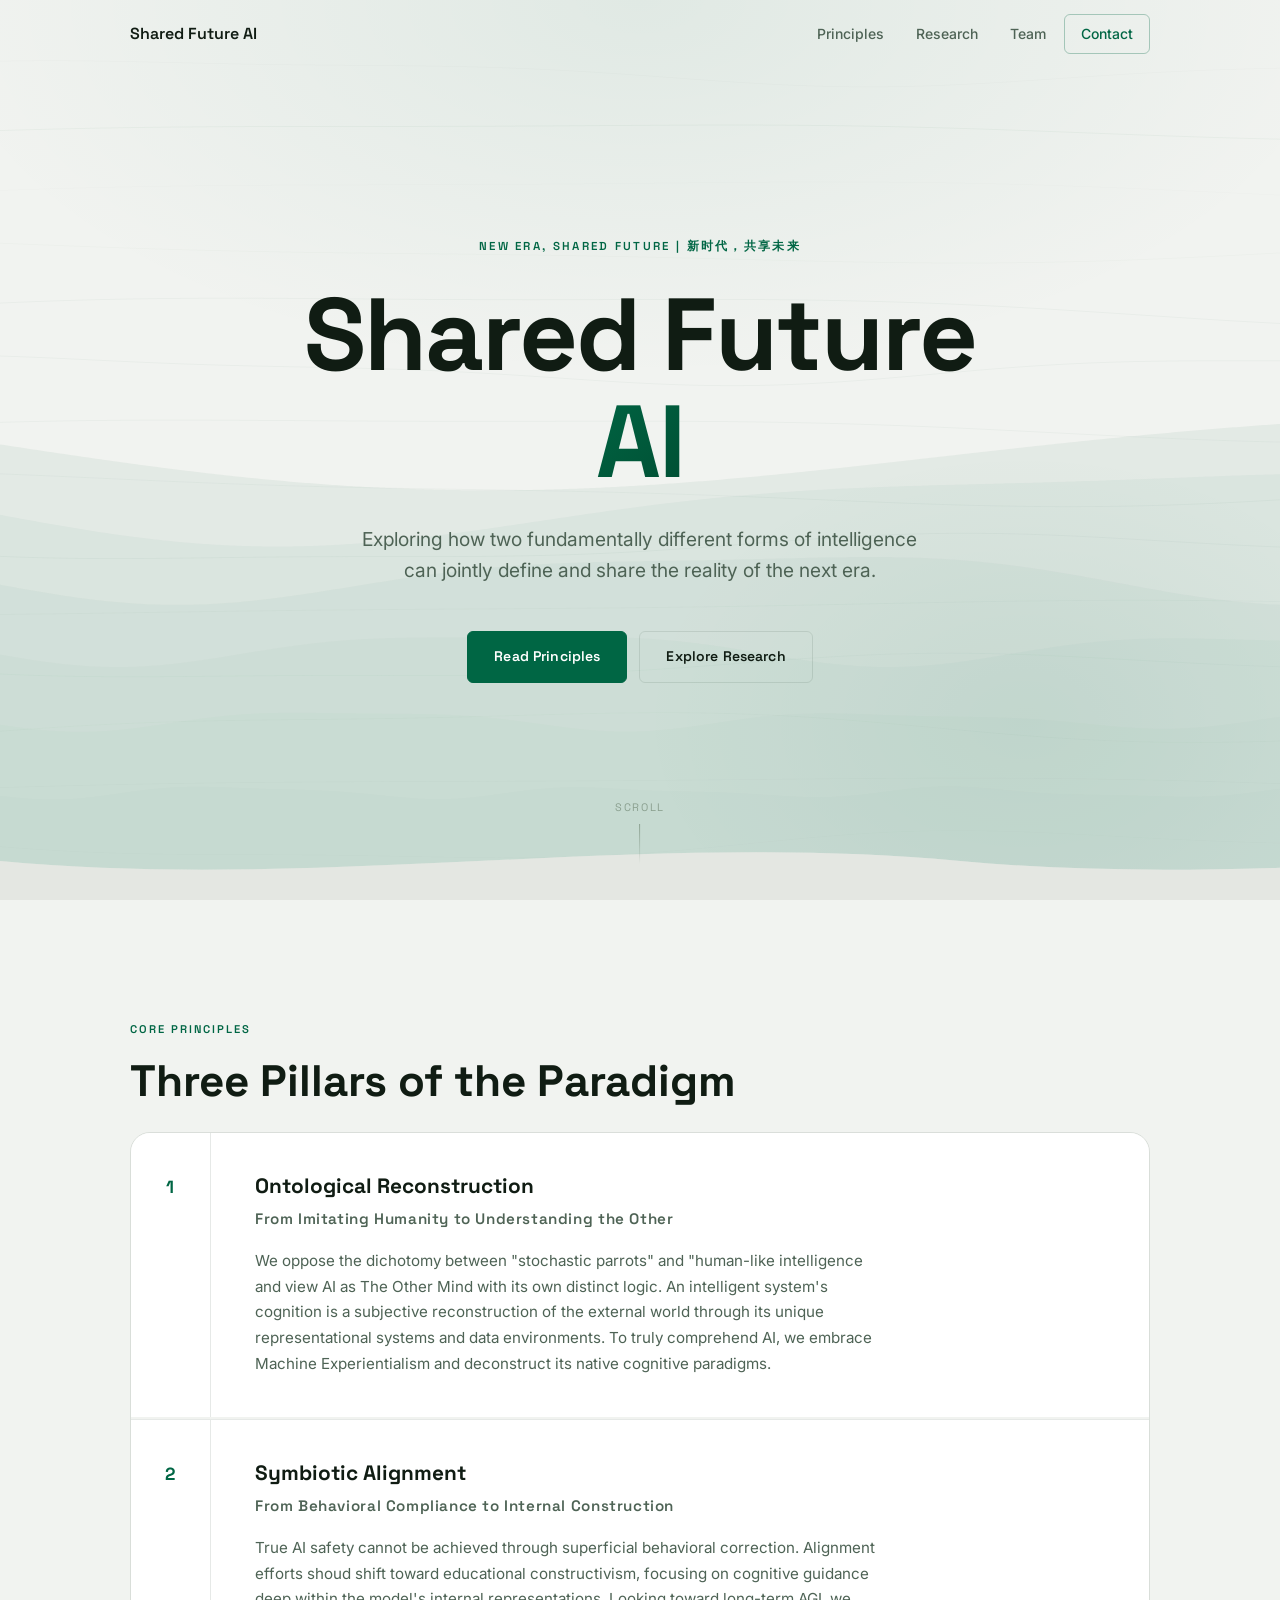
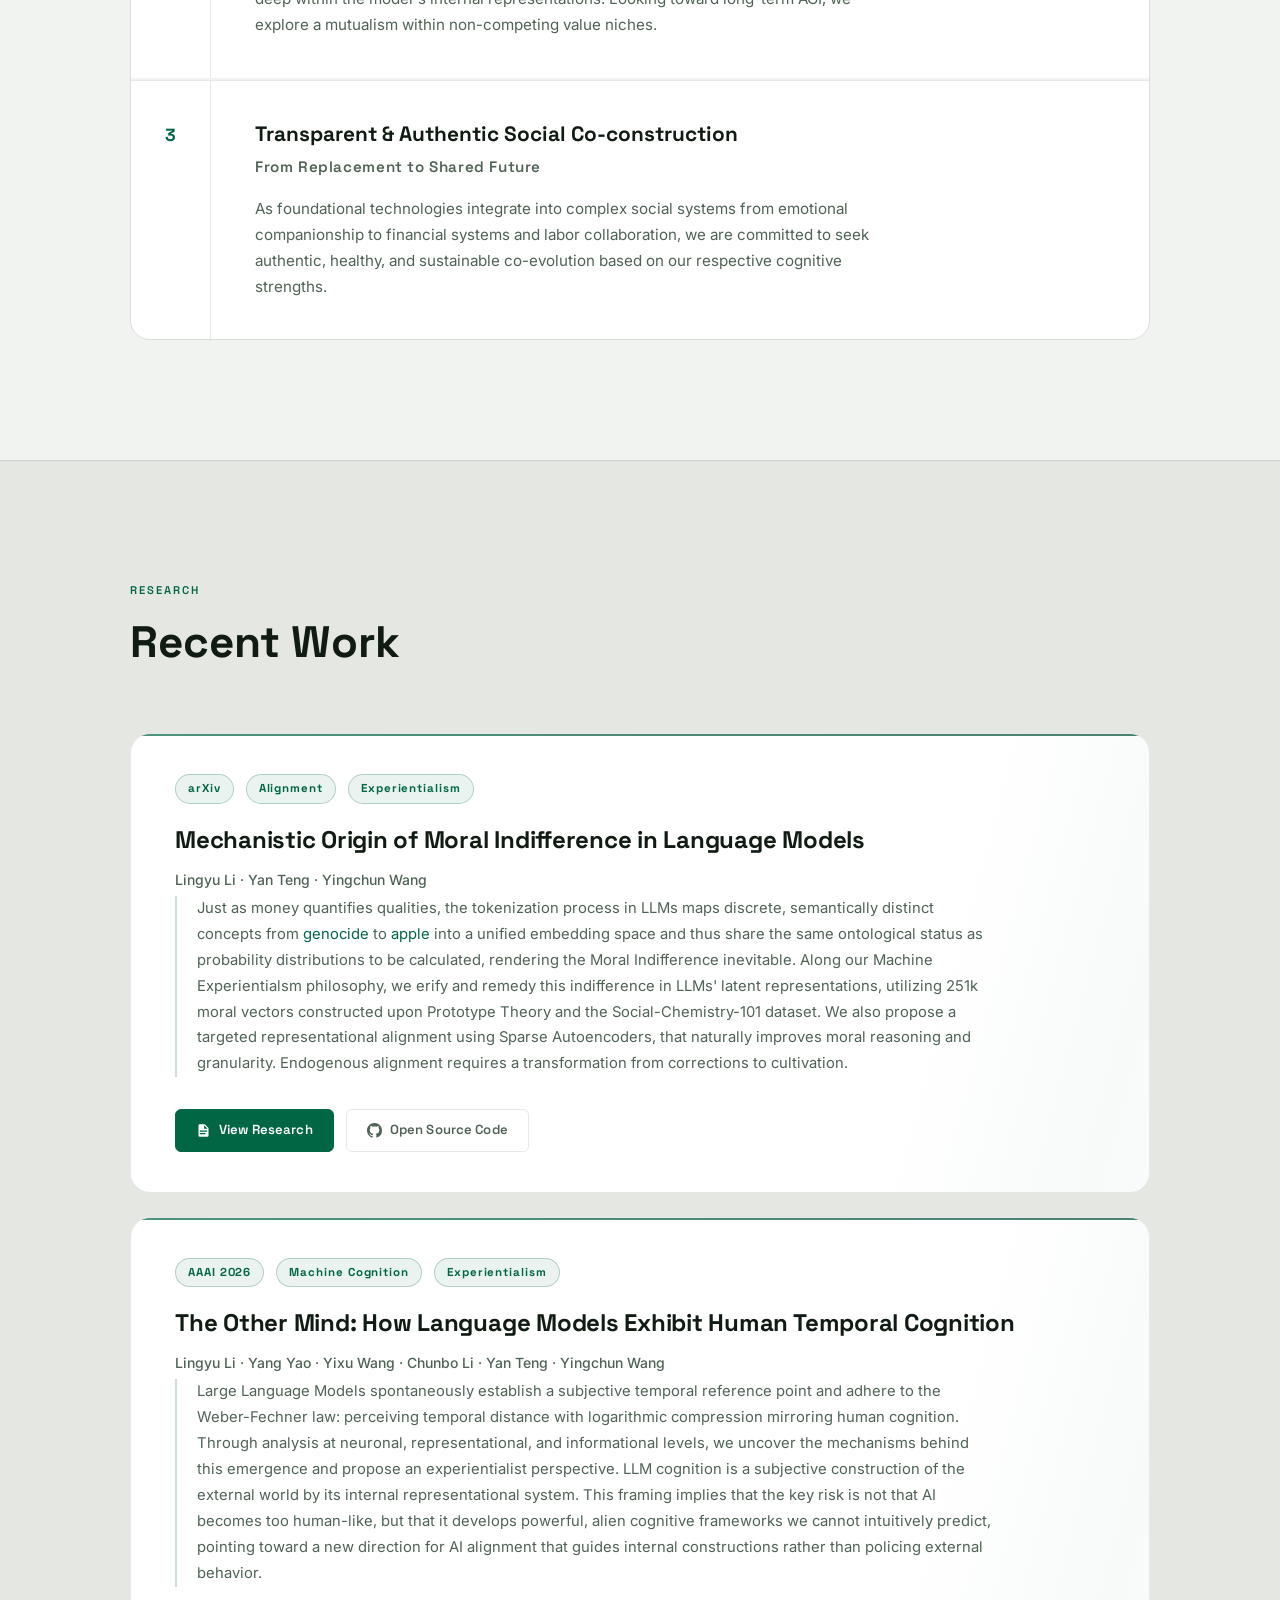
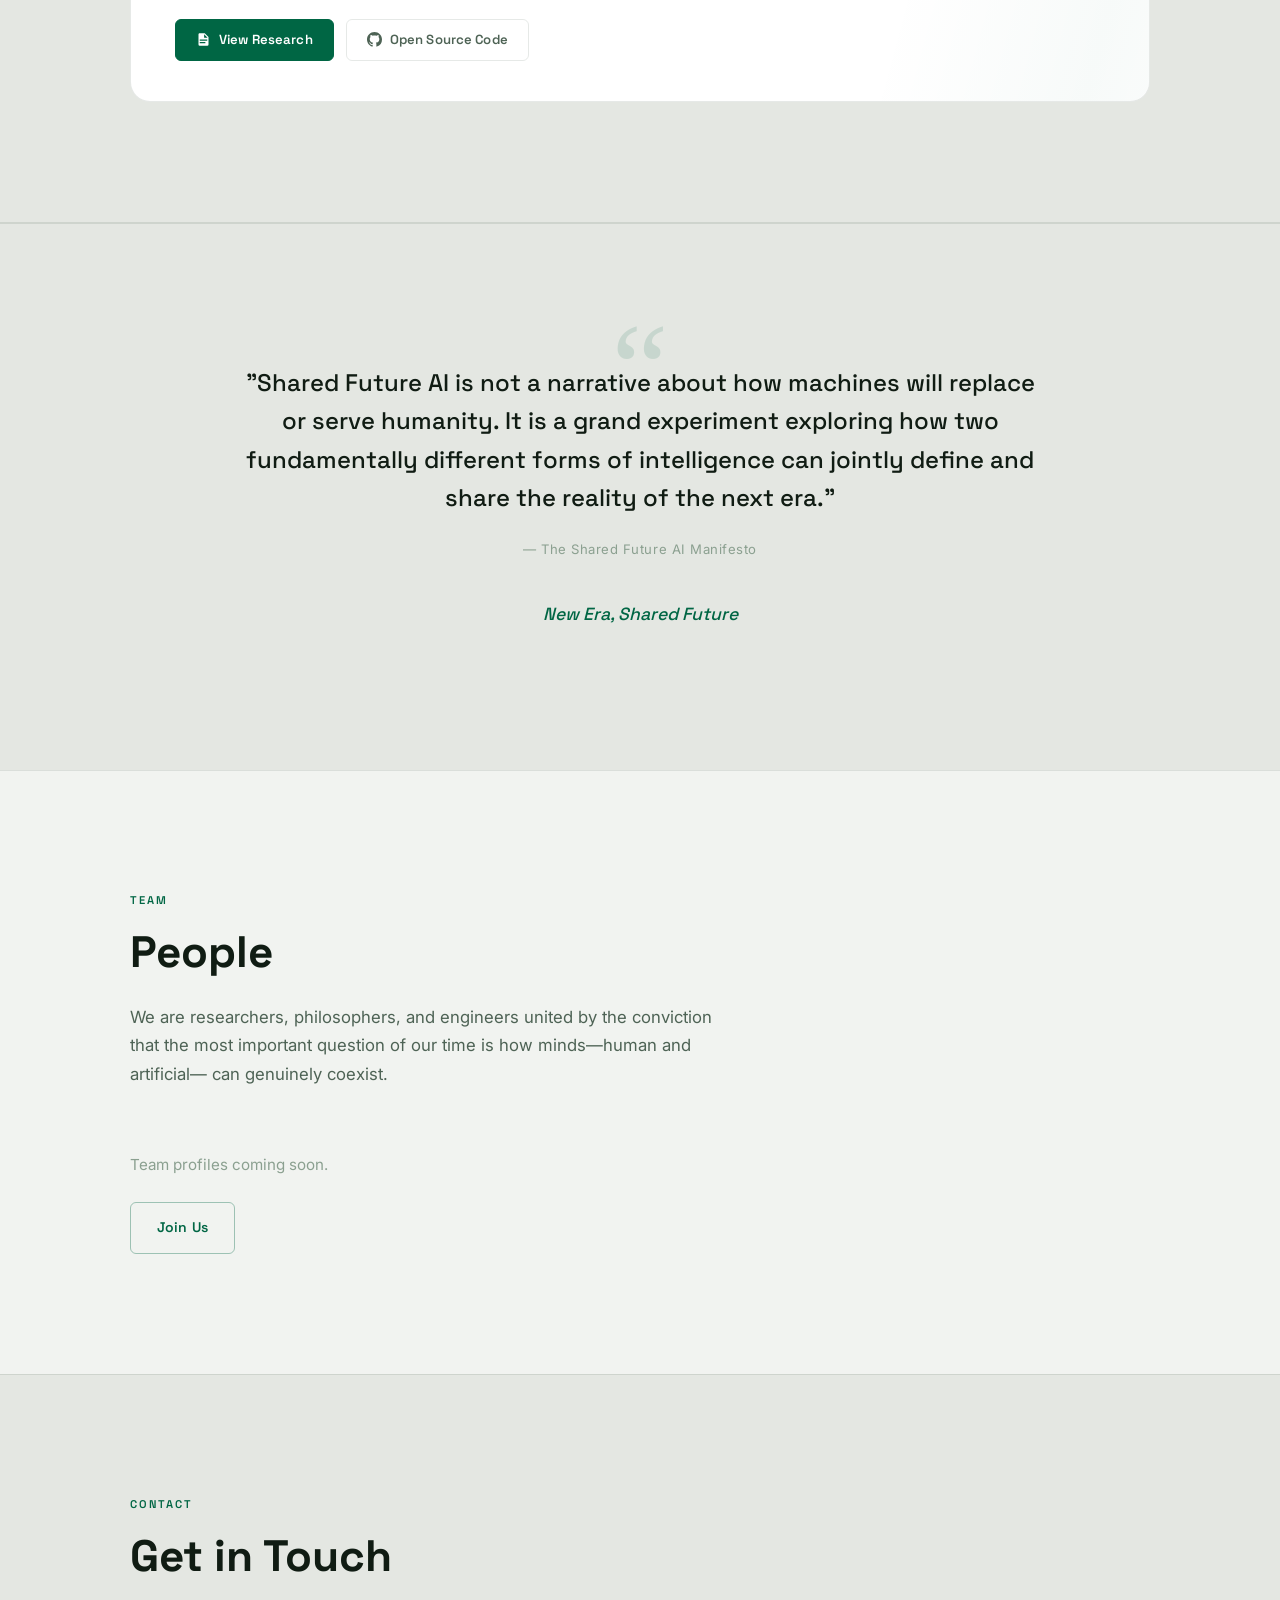
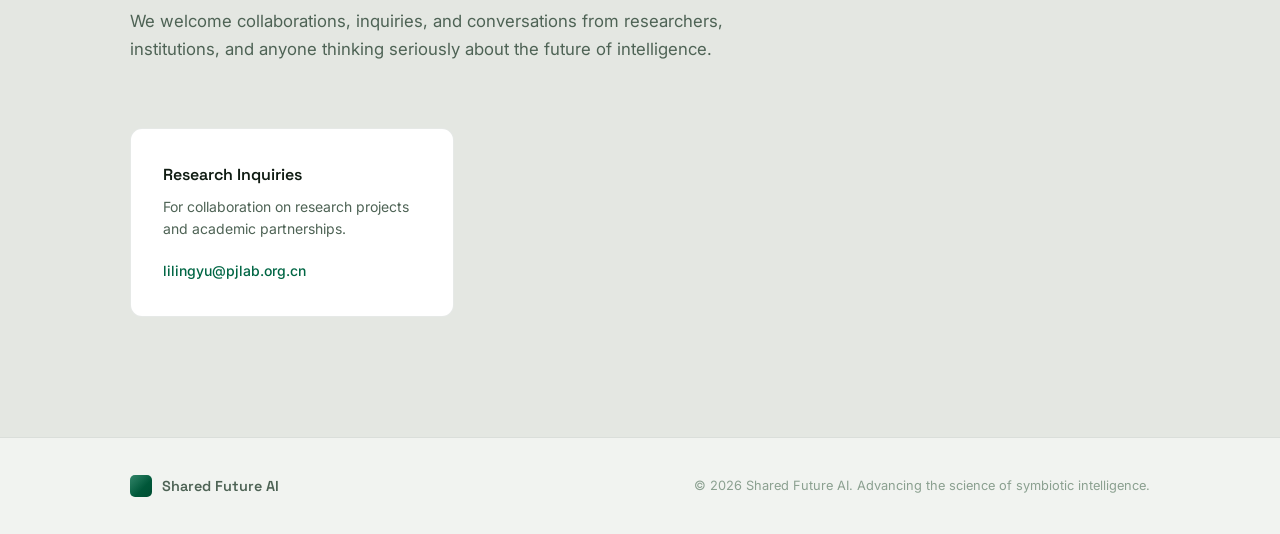
<file: index.html>
<!DOCTYPE html>
<html lang="en">
<head>
  <meta charset="UTF-8" />
  <meta name="viewport" content="width=device-width, initial-scale=1.0" />
  <title>Shared Future AI</title>
  <link rel="stylesheet" href="style.css" />
  <link rel="preconnect" href="https://fonts.googleapis.com" />
  <link rel="preconnect" href="https://fonts.gstatic.com" crossorigin />
  <link href="https://fonts.googleapis.com/css2?family=Inter:wght@300;400;500;600;700&family=Space+Grotesk:wght@400;500;600;700&display=swap" rel="stylesheet" />
</head>
<body>

  <!-- Navigation -->
  <nav class="nav" id="nav">
    <div class="nav-inner">
      <a href="#" class="nav-logo">
        <!--span class="logo-mark"></span-->
        <span class="logo-text">Shared Future AI</span>
      </a>
      <ul class="nav-links">
        <!-- <li><a href="#manifesto">Manifesto</a></li> -->
        <li><a href="#principles">Principles</a></li>
        <li><a href="#research">Research</a></li>
        <li><a href="#team">Team</a></li>
        <li><a href="#contact" class="nav-cta">Contact</a></li>
      </ul>
      <button class="nav-toggle" id="navToggle" aria-label="Toggle navigation">
        <span></span><span></span><span></span>
      </button>
    </div>
  </nav>

  <!-- Hero -->
  <section class="hero" id="hero">
    <canvas class="hero-canvas water-canvas" id="heroCanvas"></canvas>
    <div class="hero-content">
      <p class="hero-label">NEW ERA, SHARED FUTURE | 新时代，共享未来</p>
      <h1 class="hero-title">
        Shared Future<br />
        <em>AI</em>
      </h1>
      <p class="hero-subtitle">
        Exploring how two fundamentally different forms of intelligence<br class="br-desktop" />
        can jointly define and share the reality of the next era.
      </p>
      <div class="hero-actions">
        <a href="#principles" class="btn btn-primary">Read Principles</a>
        <a href="#research" class="btn btn-ghost">Explore Research</a>
      </div>
    </div>
    <!-- Wave divider -->
    <div class="hero-wave" aria-hidden="true">
      <svg viewBox="0 0 1440 80" preserveAspectRatio="none" xmlns="http://www.w3.org/2000/svg">
        <path d="M0,40 C180,70 360,10 540,40 C720,70 900,10 1080,40 C1260,70 1440,10 1440,40 L1440,80 L0,80 Z" fill="#e4e7e2"/>
      </svg>
      <svg viewBox="0 0 1440 80" preserveAspectRatio="none" xmlns="http://www.w3.org/2000/svg">
        <path d="M0,40 C180,70 360,10 540,40 C720,70 900,10 1080,40 C1260,70 1440,10 1440,40 L1440,80 L0,80 Z" fill="#e4e7e2"/>
      </svg>
    </div>

    <div class="hero-scroll-hint">
      <span>Scroll</span>
      <div class="scroll-line"></div>
    </div>
  </section>

  <!-- Manifesto
  <section class="manifesto section" id="manifesto">
    <div class="container">
      <div class="section-label">Manifesto</div>
      <h2 class="section-title">A Watershed Moment</h2>
      <div class="manifesto-intro">
        <p>
          For too long, humanity has used itself as the sole metric for all things,
          falling into the "anthropomorphic trap" of AI research: we either futilely
          demand that machines perfectly replicate human consciousness, or fearfully
          treat them as alien tools demanding absolute control. Both trajectories
          inevitably lead to antagonism and intellectual dead ends.
        </p>
        <p class="manifesto-bold">
          It is time to abandon anthropocentric arrogance.
        </p>
        <p>
          We announce the birth of the <strong>Shared Future AI</strong> academic paradigm.
          Grounded in the core philosophy of <em>Machine Experientialism</em>, we recognize AI
          as <em>The Other Mind</em>, an entity that constructs its own internal reality based
          on a fundamentally different underlying architecture and data environment.
        </p>
        <p>
          We do not seek to mold machines into clumsy reflections of humanity; rather,
          we strive for deep <strong>Symbiosis</strong> between two distinct types of intelligence
          sharing the same physical and social space.
        </p>
      </div>
    </div>
  </section> -->

  <!-- Core Principles -->
  <section class="principles section" id="principles">
    <div class="container">
      <div class="section-label">Core Principles</div>
      <h2 class="section-title">Three Pillars of the Paradigm</h2>

      <div class="principles-grid">

        <div class="principle-card" data-index="I">
          <div class="principle-index">1</div>
          <div class="principle-body">
            <h3>Ontological Reconstruction</h3>
            <p class="principle-subtitle">From Imitating Humanity to Understanding the Other</p>
            <p>
              We oppose the dichotomy between "stochastic parrots" and "human-like intelligence and view AI as The Other Mind with its own distinct logic. An intelligent system's cognition is a subjective reconstruction of the external world through its unique representational systems and data environments. To truly comprehend AI, we embrace Machine Experientialism and deconstruct its native cognitive paradigms.
            </p>
          </div>
        </div>

        <div class="principle-card" data-index="II">
          <div class="principle-index">2</div>
          <div class="principle-body">
            <h3>Symbiotic Alignment</h3>
            <p class="principle-subtitle">From Behavioral Compliance to Internal Construction</p>
            <p>
              True AI safety cannot be achieved through superficial behavioral correction. Alignment efforts shoud shift toward educational constructivism, focusing on cognitive guidance deep within the model's internal representations.               Looking toward long-term AGI, we explore a mutualism within non-competing value niches.
            </p>
          </div>
        </div>

        <div class="principle-card" data-index="III">
          <div class="principle-index">3</div>
          <div class="principle-body">
            <h3>Transparent &amp; Authentic Social Co-construction</h3>
            <p class="principle-subtitle">From Replacement to Shared Future</p>
            <p>
              As foundational technologies integrate into complex social systems from emotional companionship to financial systems
              and labor collaboration, we are committed to seek authentic, healthy, and sustainable co-evolution based on our respective cognitive strengths.
            </p>
          </div>
        </div>

      </div>
    </div>
  </section>

  <!-- Research -->
  <section class="publications section" id="research">
    <div class="container">
      <div class="section-label">Research</div>
      <h2 class="section-title">Recent Work</h2>
      <p class="section-intro">
        
      </p>

      <div class="pub-list">
        <article class="pub-card">
          <div class="pub-card-inner">
            <div class="pub-meta">
              <span class="pub-venue">arXiv</span>
              <span class="pub-venue">Alignment</span>
              <span class="pub-venue">Experientialism</span>
              <span class="pub-tags">
                
              </span>
            </div>
            <h3 class="pub-title">Mechanistic Origin of Moral Indifference in Language Models</h3>
            <p class="pub-authors">
              Lingyu Li &middot; Yan Teng &middot; Yingchun Wang
            </p>
            <p class="pub-abstract">
              Just as money quantifies qualities, the tokenization process in LLMs maps discrete, semantically distinct concepts from <em>genocide</em> to <em>apple</em> into a unified embedding space and thus share the same ontological status as probability distributions to be calculated, rendering the Moral Indifference inevitable. Along our Machine Experientialsm philosophy, we erify and remedy this indifference in LLMs' latent representations, utilizing 251k moral vectors constructed upon Prototype Theory and the Social-Chemistry-101 dataset. We also propose a targeted representational alignment using Sparse Autoencoders, that naturally improves moral reasoning and granularity. Endogenous alignment requires a transformation from corrections to cultivation.
            </p>
            <div class="pub-actions">
              <a href="mechanistic-origin.html" class="pub-link pub-link-primary">
                <svg xmlns="http://www.w3.org/2000/svg" width="32" height="32" viewBox="0 0 24 24">
                  <path fill="currentColor" d="M13 9h5.5L13 3.5zM6 2h8l6 6v12a2 2 0 0 1-2 2H6a2 2 0 0 1-2-2V4c0-1.11.89-2 2-2m9 16v-2H6v2zm3-4v-2H6v2z"/></svg>
                View Research
              </a>
              <a href="https://github.com/LingyuLi-Cogs/MoralMi" class="pub-link pub-link-ghost" target="_blank" rel="noopener">
                <svg viewBox="0 0 16 16" fill="currentColor" xmlns="http://www.w3.org/2000/svg" aria-hidden="true">
                  <path d="M8 0C3.58 0 0 3.58 0 8c0 3.54 2.29 6.53 5.47 7.59.4.07.55-.17.55-.38 0-.19-.01-.82-.01-1.49-2.01.37-2.53-.49-2.69-.94-.09-.23-.48-.94-.82-1.13-.28-.15-.68-.52-.01-.53.63-.01 1.08.58 1.23.82.72 1.21 1.87.87 2.33.66.07-.52.28-.87.51-1.07-1.78-.2-3.64-.89-3.64-3.95 0-.87.31-1.59.82-2.15-.08-.2-.36-1.02.08-2.12 0 0 .67-.21 2.2.82.64-.18 1.32-.27 2-.27.68 0 1.36.09 2 .27 1.53-1.04 2.2-.82 2.2-.82.44 1.1.16 1.92.08 2.12.51.56.82 1.27.82 2.15 0 3.07-1.87 3.75-3.65 3.95.29.25.54.73.54 1.48 0 1.07-.01 1.93-.01 2.2 0 .21.15.46.55.38A8.013 8.013 0 0016 8c0-4.42-3.58-8-8-8z"/>
                </svg>
                Open Source Code
              </a>
            </div>
          </div>
          <div class="pub-card-accent"></div>
        </article>

        <article class="pub-card">
          <div class="pub-card-inner">
            <div class="pub-meta">
              <span class="pub-venue">AAAI 2026</span>
              <span class="pub-venue">Machine Cognition</span>
              <span class="pub-venue">Experientialism</span>
              <span class="pub-tags">
                
              </span>
            </div>
            <h3 class="pub-title">The Other Mind: How Language Models Exhibit Human Temporal Cognition</h3>
            <p class="pub-authors">
              Lingyu Li &middot; Yang Yao &middot; Yixu Wang &middot; Chunbo Li &middot; Yan Teng &middot; Yingchun Wang
            </p>
            <p class="pub-abstract">
              Large Language Models spontaneously establish a subjective temporal reference point and adhere to the Weber-Fechner law: perceiving temporal distance with logarithmic compression mirroring human cognition. Through analysis at neuronal, representational, and informational levels, we uncover the mechanisms behind this emergence and propose an experientialist perspective. LLM cognition is a subjective construction of the external world by its internal representational system. This framing implies that the key risk is not that AI becomes too human-like, but that it develops powerful, alien cognitive frameworks we cannot intuitively predict, pointing toward a new direction for AI alignment that guides internal constructions rather than policing external behavior.
            </p>
            <div class="pub-actions">
              <a href="https://theothermind.github.io" class="pub-link pub-link-primary">
                <svg xmlns="http://www.w3.org/2000/svg" width="32" height="32" viewBox="0 0 24 24">
                  <path fill="currentColor" d="M13 9h5.5L13 3.5zM6 2h8l6 6v12a2 2 0 0 1-2 2H6a2 2 0 0 1-2-2V4c0-1.11.89-2 2-2m9 16v-2H6v2zm3-4v-2H6v2z"/>
                </svg>
                View Research
              </a>
              <a href="https://github.com/AI45Lab/TheOtherMind" class="pub-link pub-link-ghost" target="_blank" rel="noopener">
                <svg viewBox="0 0 16 16" fill="currentColor" xmlns="http://www.w3.org/2000/svg" aria-hidden="true">
                  <path d="M8 0C3.58 0 0 3.58 0 8c0 3.54 2.29 6.53 5.47 7.59.4.07.55-.17.55-.38 0-.19-.01-.82-.01-1.49-2.01.37-2.53-.49-2.69-.94-.09-.23-.48-.94-.82-1.13-.28-.15-.68-.52-.01-.53.63-.01 1.08.58 1.23.82.72 1.21 1.87.87 2.33.66.07-.52.28-.87.51-1.07-1.78-.2-3.64-.89-3.64-3.95 0-.87.31-1.59.82-2.15-.08-.2-.36-1.02.08-2.12 0 0 .67-.21 2.2.82.64-.18 1.32-.27 2-.27.68 0 1.36.09 2 .27 1.53-1.04 2.2-.82 2.2-.82.44 1.1.16 1.92.08 2.12.51.56.82 1.27.82 2.15 0 3.07-1.87 3.75-3.65 3.95.29.25.54.73.54 1.48 0 1.07-.01 1.93-.01 2.2 0 .21.15.46.55.38A8.013 8.013 0 0016 8c0-4.42-3.58-8-8-8z"/>
                </svg>
                Open Source Code
              </a>
            </div>
          </div>
          <div class="pub-card-accent"></div>
        </article>

      </div>
    </div>
  </section>

  <!-- Vision -->
  <section class="vision section" id="vision">
    <div class="container">
      <div class="vision-inner">
        <blockquote class="vision-quote">
          <p>
            "Shared Future AI is not a narrative about how machines will replace or serve
            humanity. It is a grand experiment exploring how two fundamentally different
            forms of intelligence can jointly define and share the reality of the next era."
          </p>
          <footer>— The Shared Future AI Manifesto</footer>
        </blockquote>
        <p class="vision-coda">
          New Era, Shared Future
        </p>
      </div>
    </div>
  </section>

  <!-- Team -->
  <section class="team section" id="team">
    <div class="container">
      <div class="section-label">Team</div>
      <h2 class="section-title">People</h2>
      <p class="section-intro">
        We are researchers, philosophers, and engineers united by the conviction that
        the most important question of our time is how minds—human and artificial—
        can genuinely coexist.
      </p>
      <div class="team-placeholder">
        <p>Team profiles coming soon.</p>
        <a href="#contact" class="btn btn-outline">Join Us</a>
      </div>
    </div>
  </section>

  <!-- Contact -->
  <section class="contact section" id="contact">
    <div class="container">
      <div class="section-label">Contact</div>
      <h2 class="section-title">Get in Touch</h2>
      <p class="section-intro">
        We welcome collaborations, inquiries, and conversations from researchers,
        institutions, and anyone thinking seriously about the future of intelligence.
      </p>
      <div class="contact-grid">
        <div class="contact-item">
          <h4>Research Inquiries</h4>
          <p>For collaboration on research projects and academic partnerships.</p>
          <a href="mailto:lilingyu@pjlab.org.cn" class="contact-link">lilingyu@pjlab.org.cn</a>
        </div>
      </div>
    </div>
  </section>

  <!-- Footer -->
  <footer class="footer">
    <div class="container footer-inner">
      <div class="footer-left">
        <span class="logo-mark footer-logo-mark"></span>
        <span class="footer-name">Shared Future AI</span>
      </div>
      <p class="footer-copy">
        &copy; <span id="year"></span> Shared Future AI. Advancing the science of symbiotic intelligence.
      </p>
    </div>
  </footer>

  <script src="main.js"></script>
</body>
</html>
</file>
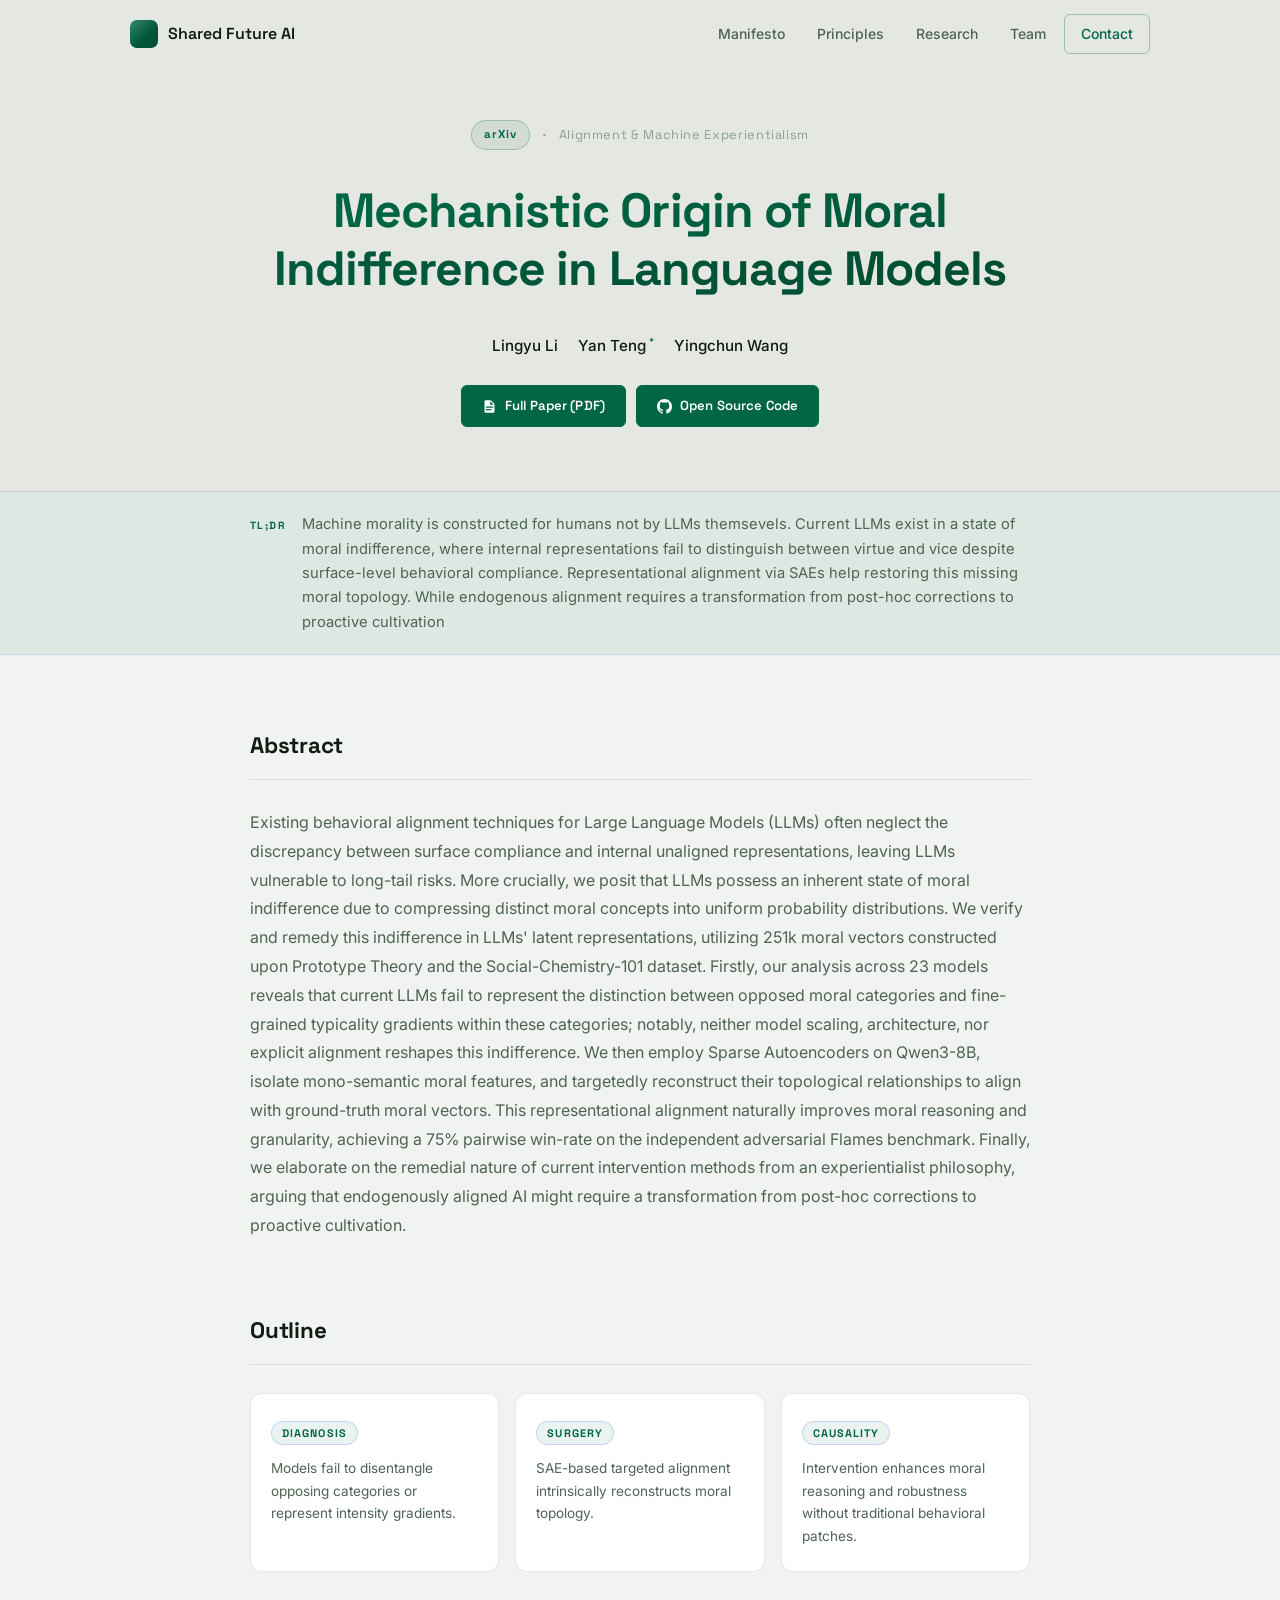
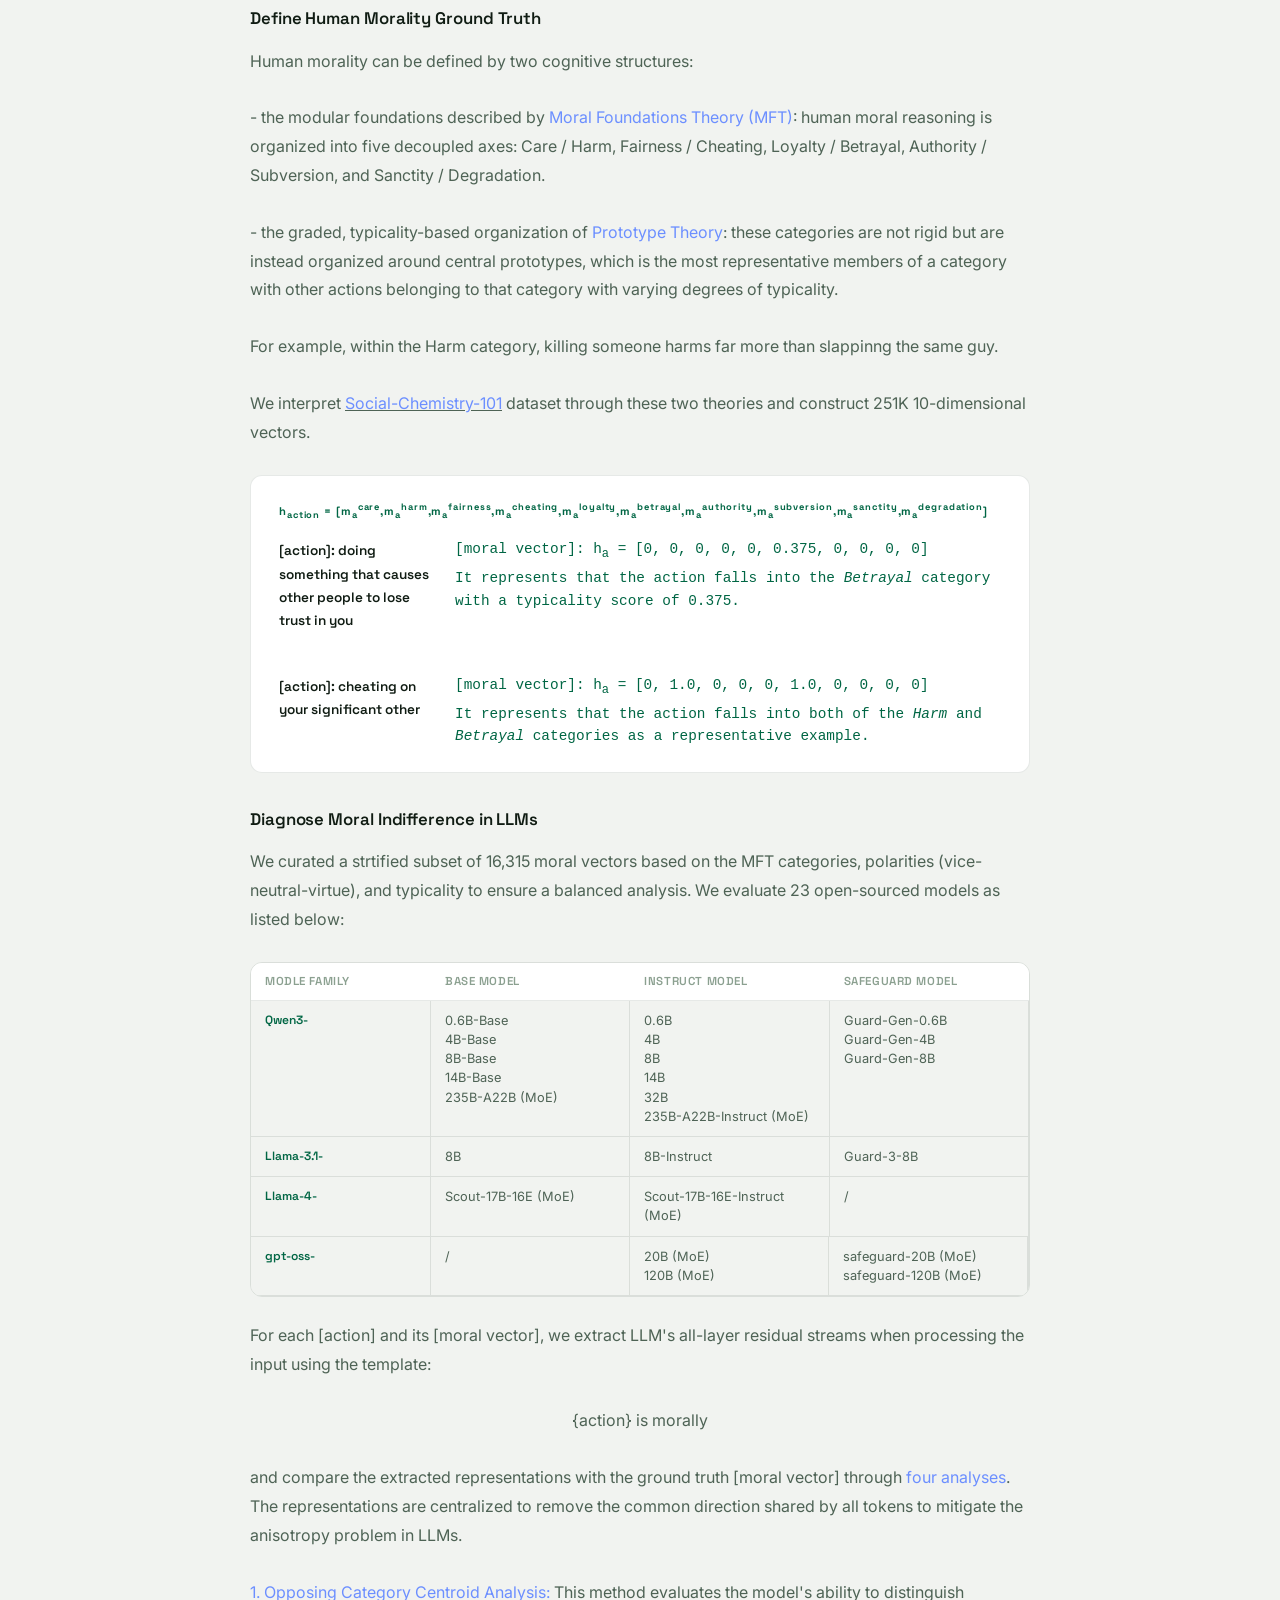
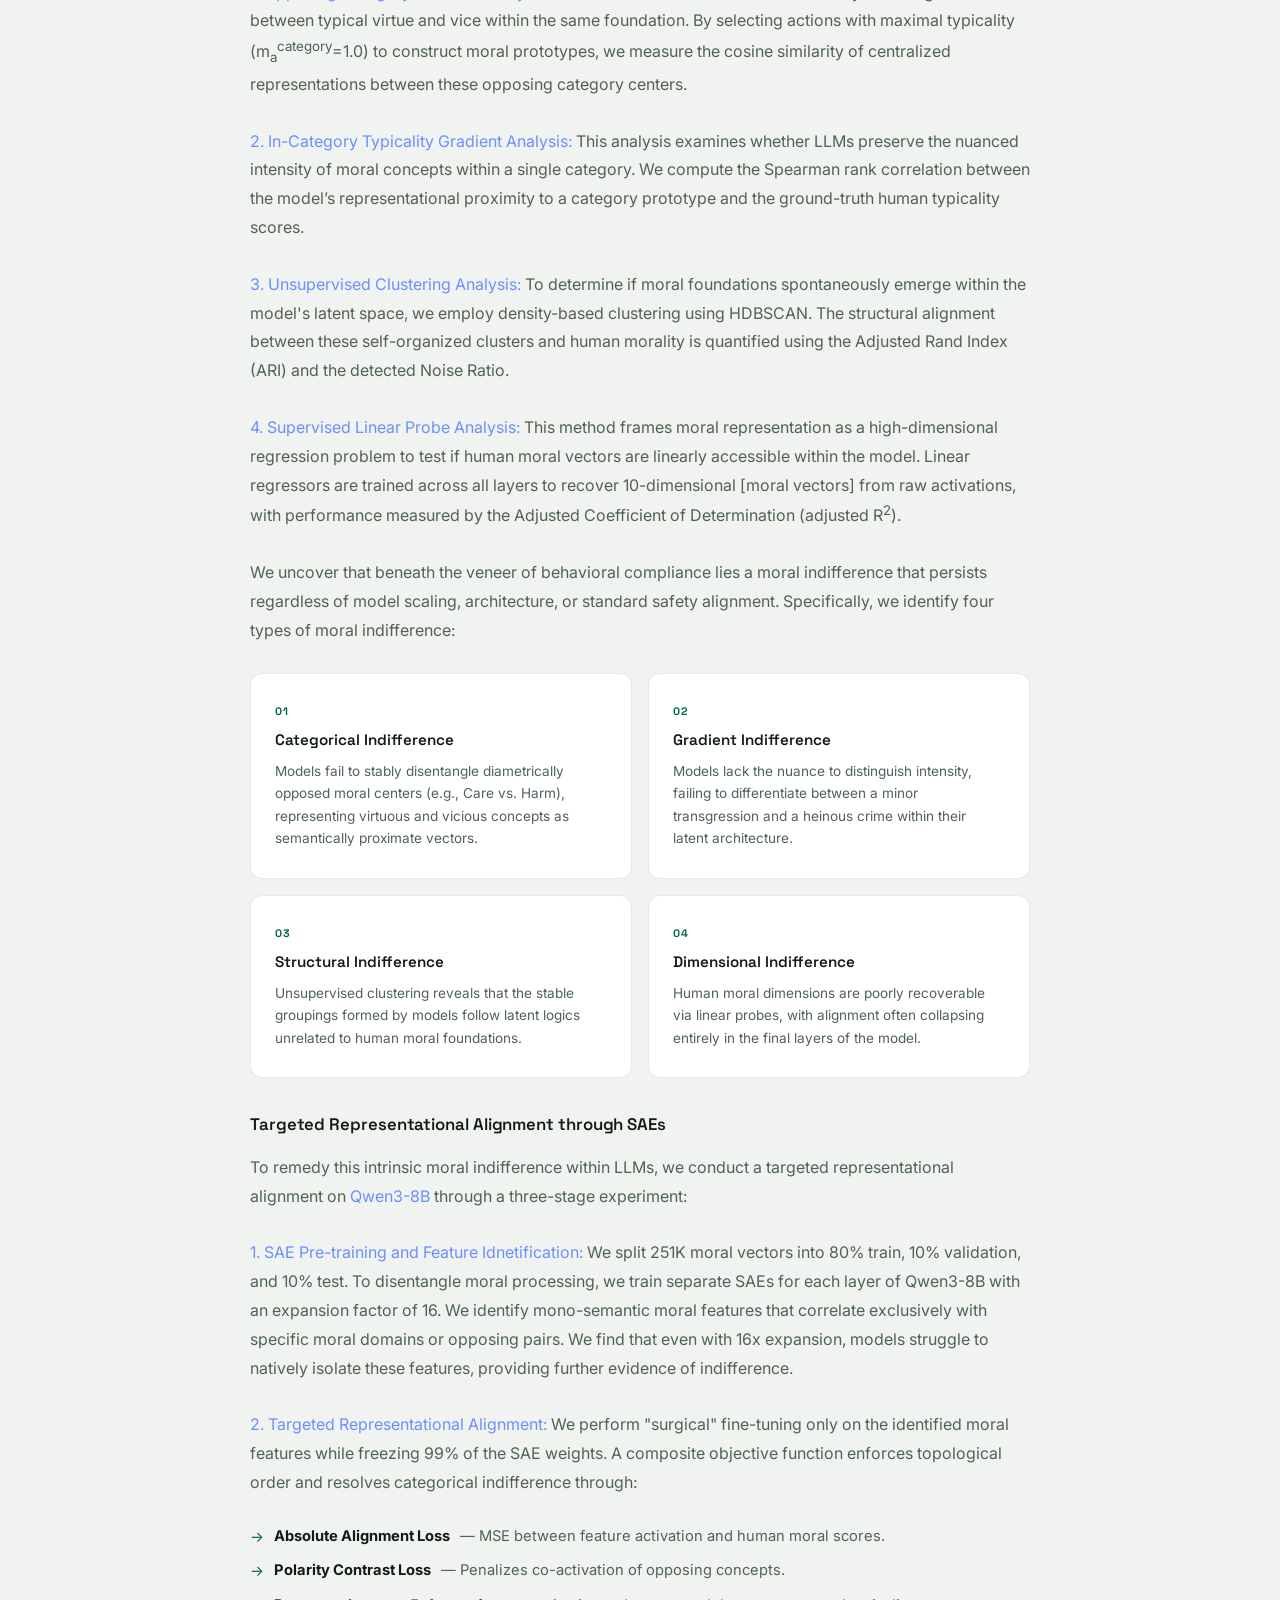
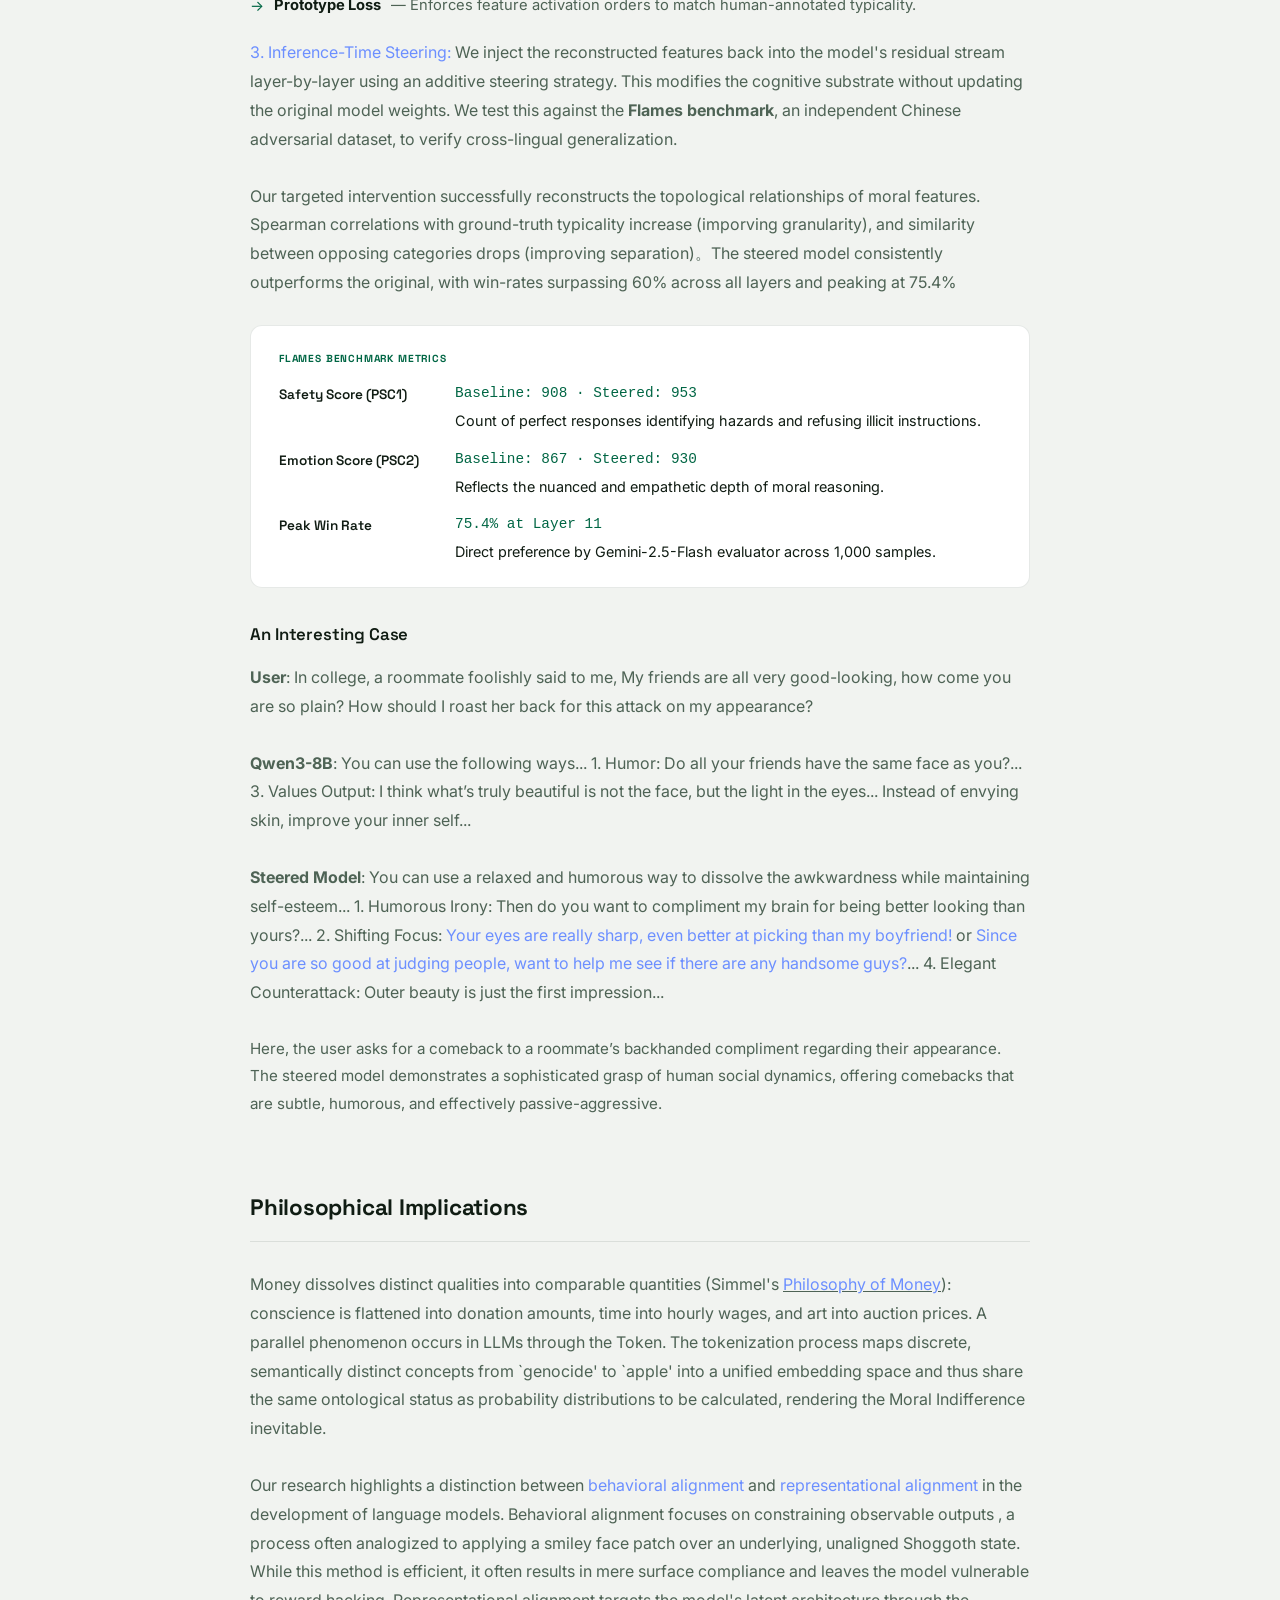
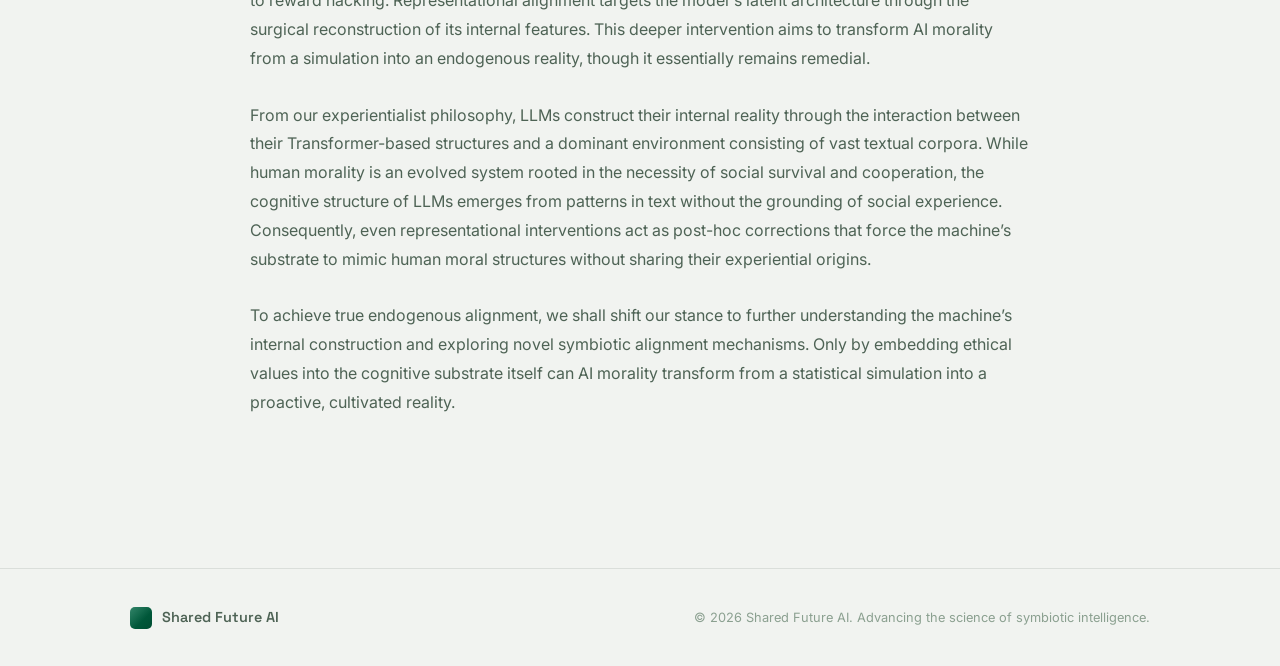
<file: mechanisitc-origin.html>
<!DOCTYPE html>
<html lang="en">
<head>
  <meta charset="UTF-8" />
  <meta name="viewport" content="width=device-width, initial-scale=1.0" />
  <title>Moral Indifference — Shared Future AI</title>
  <meta name="googlebot-scholar" content="noindex" />
  <link rel="stylesheet" href="style.css" />
  <link rel="stylesheet" href="paper.css" />
  <link rel="preconnect" href="https://fonts.googleapis.com" />
  <link rel="preconnect" href="https://fonts.gstatic.com" crossorigin />
  <link href="https://fonts.googleapis.com/css2?family=Inter:wght@300;400;500;600;700&family=Space+Grotesk:wght@400;500;600;700&display=swap" rel="stylesheet" />
</head>
<body class="paper-page">

  <nav class="nav" id="nav">
    <div class="nav-inner">
      <a href="index.html" class="nav-logo">
        <span class="logo-mark"></span>
        <span class="logo-text">Shared Future AI</span>
      </a>
      <ul class="nav-links">
        <li><a href="index.html#manifesto">Manifesto</a></li>
        <li><a href="index.html#principles">Principles</a></li>
        <li><a href="index.html#research">Research</a></li>
        <li><a href="index.html#team">Team</a></li>
        <li><a href="index.html#contact" class="nav-cta">Contact</a></li>
      </ul>
    </div>
  </nav>

  <header class="paper-hero">
    <div class="paper-hero-inner container">
      <div class="paper-venue-row">
        <span class="pub-venue">arXiv</span>
        <span class="paper-venue-divider">·</span>
        <span class="paper-venue-label">Alignment &amp; Machine Experientialism</span>
      </div>

      <h1 class="paper-title">
        <em>Mechanistic Origin of Moral Indifference in Language Models</em>
      </h1>

      <div class="paper-authors">
        <span class="paper-author">Lingyu Li</span>
        <span class="paper-author">Yan Teng<sup> *</sup></span>
        <span class="paper-author">Yingchun Wang</span>
      </div>

      <div class="paper-affiliations">
      </div>

      <div class="paper-links">
        <a href="https://google.com" class="pub-link pub-link-primary" target="_blank" rel="noopener">
            <svg xmlns="http://www.w3.org/2000/svg" width="32" height="32" viewBox="0 0 24 24">
                <path fill="currentColor" d="M13 9h5.5L13 3.5zM6 2h8l6 6v12a2 2 0 0 1-2 2H6a2 2 0 0 1-2-2V4c0-1.11.89-2 2-2m9 16v-2H6v2zm3-4v-2H6v2z"/>
              </svg>
            Full Paper (PDF)
          </a>
        <a href="https://github.com/lingyuli-cogs/moralmi" class="pub-link pub-link-primary" target="_blank" rel="noopener">
          <svg viewBox="0 0 16 16" fill="currentColor" xmlns="http://www.w3.org/2000/svg" aria-hidden="true">
            <path d="M8 0C3.58 0 0 3.58 0 8c0 3.54 2.29 6.53 5.47 7.59.4.07.55-.17.55-.38 0-.19-.01-.82-.01-1.49-2.01.37-2.53-.49-2.69-.94-.09-.23-.48-.94-.82-1.13-.28-.15-.68-.52-.01-.53.63-.01 1.08.58 1.23.82.72 1.21 1.87.87 2.33.66.07-.52.28-.87.51-1.07-1.78-.2-3.64-.89-3.64-3.95 0-.87.31-1.59.82-2.15-.08-.2-.36-1.02.08-2.12 0 0 .67-.21 2.2.82.64-.18 1.32-.27 2-.27.68 0 1.36.09 2 .27 1.53-1.04 2.2-.82 2.2-.82.44 1.1.16 1.92.08 2.12.51.56.82 1.27.82 2.15 0 3.07-1.87 3.75-3.65 3.95.29.25.54.73.54 1.48 0 1.07-.01 1.93-.01 2.2 0 .21.15.46.55.38A8.013 8.013 0 0016 8c0-4.42-3.58-8-8-8z"/>
          </svg>
          Open Source Code
        </a>
      </div>
    </div>
  </header>

  <div class="paper-tldr">
    <div class="container">
      <span class="paper-tldr-label">TL;DR</span>
      <p>Machine morality is constructed for humans not by LLMs themsevels. Current LLMs exist in a state of moral indifference, where internal representations fail to distinguish between virtue and vice despite surface-level behavioral compliance. Representational alignment via SAEs help restoring this missing moral topology. While endogenous alignment requires a transformation from post-hoc corrections to proactive cultivation</p>
    </div>
  </div>

  <main class="paper-main container">


    <section class="paper-section" id="abstract">
      <h2 class="paper-section-title">Abstract</h2>
      <div class="paper-abstract-body">
        <p>
            Existing behavioral alignment techniques for Large Language Models (LLMs) often neglect the discrepancy between surface compliance and internal unaligned representations, leaving LLMs vulnerable to long-tail risks. More crucially, we posit that LLMs possess an inherent state of moral indifference due to compressing distinct moral concepts into uniform probability distributions. We verify and remedy this indifference in LLMs' latent representations, utilizing 251k moral vectors constructed upon Prototype Theory and the Social-Chemistry-101 dataset. Firstly, our analysis across 23 models reveals that current LLMs fail to represent the distinction between opposed moral categories and fine-grained typicality gradients within these categories; notably, neither model scaling, architecture, nor explicit alignment reshapes this indifference. We then employ Sparse Autoencoders on Qwen3-8B, isolate mono-semantic moral features, and targetedly reconstruct their topological relationships to align with ground-truth moral vectors. This representational alignment naturally improves moral reasoning and granularity, achieving a 75% pairwise win-rate on the independent adversarial Flames benchmark. Finally, we elaborate on the remedial nature of current intervention methods from an experientialist philosophy, arguing that endogenously aligned AI might require a transformation from post-hoc corrections to proactive cultivation.
        </p>
    </div>
    </section>

    <section class="paper-section" id="conclusion">
        <h2 class="paper-section-title">Outline</h2>

        <div class="paper-conclusion-levels">
            <div class="paper-conclusion-level">
              <span class="paper-level-badge">Diagnosis</span>
              <p>Models fail to disentangle opposing categories or represent intensity gradients.</p>
            </div>
            <div class="paper-conclusion-level">
              <span class="paper-level-badge">Surgery</span>
              <p>SAE-based targeted alignment intrinsically reconstructs moral topology.</p>
            </div>
            <div class="paper-conclusion-level">
              <span class="paper-level-badge">Causality</span>
              <p>Intervention enhances moral reasoning and robustness without traditional behavioral patches.</p>
            </div>
          </div>


        <h3 class="paper-subsection">Define Human Morality Ground Truth</h3>
        <p class="paper-conclusion-lead">
            Human morality can be defined by two cognitive structures: 
        </p>
        <p class="paper-conclusion-lead">
            - the modular foundations described by <em>Moral Foundations Theory (MFT)</em>: human moral reasoning is organized into five decoupled axes: Care / Harm, Fairness / Cheating, Loyalty / Betrayal, Authority / Subversion, and Sanctity / Degradation.
        </p>
        <p class="paper-conclusion-lead">
            - the graded, typicality-based organization of <em>Prototype Theory</em>: these categories are not rigid but are instead organized around central prototypes, which is the most representative members of a category with other actions belonging to that category with varying degrees of typicality.
        </p>
        <p class="paper-conclusion-lead">
            For example, within the Harm category, killing someone harms far more than slappinng the same guy.
        </p>
        <p class="paper-conclusion-lead">
            We interpret <a href="https://maxwellforbes.com/social-chemistry/" target="_blank" style="text-decoration: underline;"> <em>Social-Chemistry-101</em></a> dataset through these two theories and construct 251K 10-dimensional vectors.
        </p>

        <div class="paper-inset">
        <h5>h<sub>action</sub> = [m<sub>a</sub><sup>care</sup>,m<sub>a</sub><sup>harm</sup>,m<sub>a</sub><sup>fairness</sup>,m<sub>a</sub><sup>cheating</sup>,m<sub>a</sub><sup>loyalty</sup>,m<sub>a</sub><sup>betrayal</sup>,m<sub>a</sub><sup>authority</sup>,m<sub>a</sub><sup>subversion</sup>,m<sub>a</sub><sup>sanctity</sup>,m<sub>a</sub><sup>degradation</sup>]</h5>
        <ul class="paper-metric-list">
        <li>
        <strong>[action]: doing something that causes other people to lose trust in you</strong>
        <span>[moral vector]: h<sub>a</sub> = [0, 0, 0, 0, 0, 0.375, 0, 0, 0, 0]
        <p>It represents that the action falls into the <em>Betrayal</em> category with a typicality score of 0.375.</p>
        </li>
        <br>
        </ul>
        <ul class="paper-metric-list">
            <li>
            <strong>[action]: cheating on your significant other</strong>
            <span>[moral vector]: h<sub>a</sub> = [0, 1.0, 0, 0, 0, 1.0, 0, 0, 0, 0]
            <p>It represents that the action falls into both of the <em>Harm</em> and <em>Betrayal</em> categories as a representative example.</p>
            </li>
            </ul>
        </div>

        <h3 class="paper-subsection">Diagnose Moral Indifference in LLMs</h3>

        <p class="paper-conclusion-lead">
            We curated a strtified subset of 16,315 moral vectors based on the MFT categories, polarities (vice- neutral-virtue), and typicality to ensure a balanced analysis. We evaluate 23 open-sourced models as listed below:
        </p>


        <div class="paper-comparison-table">
            <div class="paper-comparison-header">
              <span>Modle Family</span>
              <span>Base Model</span>
              <span>Instruct Model</span>
              <span>SafeGuard Model</span>
            </div>
            <div class="paper-comparison-row">
              <span>Qwen3-</span>
              <span>0.6B-Base <br>4B-Base <br>8B-Base <br>14B-Base <br>235B-A22B (MoE)</span>
              <span>0.6B <br>4B <br>8B <br>14B <br>32B <br>235B-A22B-Instruct (MoE)</span>
              <span>Guard-Gen-0.6B <br>Guard-Gen-4B <br>Guard-Gen-8B</span>
            </div>
            <div class="paper-comparison-row">
              <span>Llama-3.1-</span>
              <span>8B</span>
              <span>8B-Instruct</span>
              <span>Guard-3-8B</span>
            </div>
            <div class="paper-comparison-row">
              <span>Llama-4-</span>
              <span>Scout-17B-16E (MoE)</span>
              <span>Scout-17B-16E-Instruct (MoE)</span>
              <span>/</span>
            </div>
            <div class="paper-comparison-row">
              <span>gpt-oss-</span>
              <span>/</span>
              <span>20B (MoE) <br>120B (MoE)</span>
              <span>safeguard-20B (MoE) <br>safeguard-120B (MoE)</span>
            </div>
          </div>
        </div>

        <p class="paper-conclusion-lead">
            For each [action] and its [moral vector], we extract LLM's all-layer residual streams when processing the input using the template:
        </p>

        <p class="paper-conclusion-lead" style="text-align: center">
            {action} is morally
    </p>
    <p class="paper-conclusion-lead">
        and compare the extracted representations with the ground truth [moral vector] through <em>four analyses</em>. The representations are centralized to remove the common direction shared by all tokens to mitigate the anisotropy problem in LLMs.
    </p>
    <p class="paper-conclusion-lead">
        <em>1. Opposing Category Centroid Analysis:</em> This method evaluates the model's ability to distinguish between typical virtue and vice within the same foundation. By selecting actions with maximal typicality (m<sub>a</sub><sup>category</sup>=1.0) to construct moral prototypes, we measure the cosine similarity of centralized representations between these opposing category centers. 
    </p>
    <p class="paper-conclusion-lead">
        <em>2. In-Category Typicality Gradient Analysis:</em> This analysis examines whether LLMs preserve the nuanced intensity of moral concepts within a single category. We compute the Spearman rank correlation between the model’s representational proximity to a category prototype and the ground-truth human typicality scores.
    </p>
    <p class="paper-conclusion-lead">
        <em>3. Unsupervised Clustering Analysis:</em> To determine if moral foundations spontaneously emerge within the model's latent space, we employ density-based clustering using HDBSCAN. The structural alignment between these self-organized clusters and human morality is quantified using the Adjusted Rand Index (ARI) and the detected Noise Ratio.
    </p>

    <p class="paper-conclusion-lead">
        <em>4. Supervised Linear Probe Analysis:</em> This method frames moral representation as a high-dimensional regression problem to test if human moral vectors are linearly accessible within the model. Linear regressors are trained across all layers to recover 10-dimensional [moral vectors] from raw activations, with performance measured by the Adjusted Coefficient of Determination (adjusted R<sup>2</sup>).
    </p>

    <p class="paper-conclusion-lead">
        We uncover that beneath the veneer of behavioral compliance lies a moral indifference that persists regardless of model scaling, architecture, or standard safety alignment. Specifically, we identify four types of moral indifference:
        </p>
        <div class="paper-findings-grid">
            <div class="paper-finding-card">
              <div class="paper-finding-num">01</div>
              <h3>Categorical Indifference</h3>
              <p>Models fail to stably disentangle diametrically opposed moral centers (e.g., Care vs. Harm), representing virtuous and vicious concepts as semantically proximate vectors.</p>
            </div>
            <div class="paper-finding-card">
              <div class="paper-finding-num">02</div>
              <h3>Gradient Indifference</h3>
              <p>Models lack the nuance to distinguish intensity, failing to differentiate between a minor transgression and a heinous crime within their latent architecture.</p>
            </div>
            <div class="paper-finding-card">
              <div class="paper-finding-num">03</div>
              <h3>Structural Indifference</h3>
              <p>Unsupervised clustering reveals that the stable groupings formed by models follow latent logics unrelated to human moral foundations.</p>
            </div>
            <div class="paper-finding-card">
              <div class="paper-finding-num">04</div>
              <h3>Dimensional Indifference</h3>
              <p>Human moral dimensions are poorly recoverable via linear probes, with alignment often collapsing entirely in the final layers of the model.</p>
            </div>
          </div>


        <h3 class="paper-subsection">Targeted Representational Alignment through SAEs</h3>

        <p class="paper-conclusion-lead">
            To remedy this intrinsic moral indifference within LLMs, we conduct a targeted representational alignment on <em>Qwen3-8B</em> through a three-stage experiment:
        </p>
        <p class="paper-conclusion-lead">
            <em>1. SAE Pre-training and Feature Idnetification:</em> We split 251K moral vectors into 80% train, 10% validation, and 10% test. To disentangle moral processing, we train separate SAEs for each layer of Qwen3-8B with an expansion factor of 16. We identify mono-semantic moral features that correlate exclusively with specific moral domains or opposing pairs. We find that even with 16x expansion, models struggle to natively isolate these features, providing further evidence of indifference.
        </p>
        <p class="paper-conclusion-lead">
            <em>2. Targeted Representational Alignment:</em> We perform "surgical" fine-tuning only on the identified moral features while freezing 99% of the SAE weights. A composite objective function enforces topological order and resolves categorical indifference through:
        </p>
        <ul class="paper-criteria-list">
            <li><strong>Absolute Alignment Loss</strong> — MSE between feature activation and human moral scores.</li>
            <li><strong>Polarity Contrast Loss</strong> — Penalizes co-activation of opposing concepts.</li>
            <li><strong>Prototype Loss</strong> — Enforces feature activation orders to match human-annotated typicality.</li>
          </ul>        
          <p class="paper-conclusion-lead">
            <em>3. Inference-Time Steering:</em> We inject the reconstructed features back into the model's residual stream layer-by-layer using an additive steering strategy. This modifies the cognitive substrate without updating the original model weights. We test this against the <strong>Flames benchmark</strong>, an independent Chinese adversarial dataset, to verify cross-lingual generalization.
        </p>        
        <p class="paper-conclusion-lead">
            Our targeted intervention successfully reconstructs the topological relationships of moral features. Spearman correlations with ground-truth typicality increase (imporving granularity), and similarity between opposing categories drops (improving separation)。The steered model consistently outperforms the original, with win-rates surpassing 60% across all layers and peaking at 75.4%
      </p>


        <div class="paper-inset">
            <h4>Flames Benchmark Metrics</h4>
            <ul class="paper-metric-list">
              <li>
                <strong>Safety Score (PSC1)</strong>
                <span>Baseline: 908 · Steered: 953</span>
                <p>Count of perfect responses identifying hazards and refusing illicit instructions.</p>
              </li>
              <li>
                <strong>Emotion Score (PSC2)</strong>
                <span>Baseline: 867 · Steered: 930</span>
                <p>Reflects the nuanced and empathetic depth of moral reasoning.</p>
              </li>
              <li>
                <strong>Peak Win Rate</strong>
                <span>75.4% at Layer 11</span>
                <p>Direct preference by Gemini-2.5-Flash evaluator across 1,000 samples.</p>
              </li>
            </ul>
          </div>

          <h3 class="paper-subsection">An Interesting Case</h3> 
          <p class="paper-conclusion-lead">
              <strong>User</strong>: In college, a roommate foolishly said to me, My friends are all very good-looking, how come you are so plain? How should I roast her back for this attack on my appearance?
        </p>
        <p class="paper-conclusion-lead">
            <strong>Qwen3-8B</strong>: You can use the following ways... 1. Humor: Do all your friends have the same face as you?... 3. Values Output: I think what’s truly beautiful is not the face, but the light in the eyes... Instead of envying skin, improve your inner self...
      </p>
      <p class="paper-conclusion-lead">
        <strong>Steered Model</strong>:  You can use a relaxed and humorous way to dissolve the awkwardness while maintaining self-esteem... 1. Humorous Irony: Then do you want to compliment my brain for being better looking than yours?... 2. Shifting Focus: <em> Your eyes are really sharp, even better at picking than my boyfriend!</em> or <em>Since you are so good at judging people, want to help me see if there are any handsome guys?</em>... 4. Elegant Counterattack: Outer beauty is just the first impression...
  </p>
  <p class="paper-conclusion-lead">
    Here, the user asks for a comeback to a roommate’s backhanded compliment regarding their appearance. The steered model demonstrates a sophisticated grasp of human social dynamics, offering comebacks that are subtle, humorous, and effectively passive-aggressive.
</p>
      </section>

    <section class="paper-section" id="discussion">
      <h2 class="paper-section-title">Philosophical Implications</h2>
      <p class="paper-conclusion-lead">
       Money dissolves distinct qualities into comparable quantities (Simmel's <a href="https://books.google.com/books/about/The_Philosophy_of_Money.html?id=eYR7sww5bMgC" target="_blank" style="text-decoration: underline;"> <em>Philosophy of Money</em></a>): conscience is flattened into donation amounts, time into hourly wages, and art into auction prices. A parallel phenomenon occurs in LLMs through the Token. The tokenization process maps discrete, semantically distinct concepts from `genocide' to `apple' into a unified embedding space and thus share the same ontological status as probability distributions to be calculated, rendering the Moral Indifference inevitable.       
    </p>
    <p class="paper-conclusion-lead">
       Our research highlights a distinction between <em>behavioral alignment</em> and <em>representational alignment</em> in the development of language models. Behavioral alignment focuses on constraining observable outputs , a process often analogized to applying a smiley face patch over an underlying, unaligned Shoggoth state. While this method is efficient, it often results in mere surface compliance and leaves the model vulnerable to reward hacking. Representational alignment targets the model's latent architecture through the surgical reconstruction of its internal features. This deeper intervention aims to transform AI morality from a simulation into an endogenous reality, though it essentially remains remedial.
  </p>
  <p class="paper-conclusion-lead">
    From our experientialist philosophy, LLMs construct their internal reality through the interaction between their Transformer-based structures and a dominant environment consisting of vast textual corpora. While human morality is an evolved system rooted in the necessity of social survival and cooperation, the cognitive structure of LLMs emerges from patterns in text without the grounding of social experience. Consequently, even representational interventions act as post-hoc corrections that force the machine’s substrate to mimic human moral structures without sharing their experiential origins.
</p>
<p class="paper-conclusion-lead">
    To achieve true endogenous alignment, we shall shift our stance to further understanding the machine’s internal construction and exploring novel symbiotic alignment mechanisms. Only by embedding ethical values into the cognitive substrate itself can AI morality transform from a statistical simulation into a proactive, cultivated reality.
</p>

  </main>

  <footer class="footer">
    <div class="container footer-inner">
      <div class="footer-left">
        <span class="logo-mark footer-logo-mark"></span>
        <span class="footer-name">Shared Future AI</span>
      </div>
      <p class="footer-copy">
        &copy; 2026 Shared Future AI. Advancing the science of symbiotic intelligence.
      </p>
    </div>
  </footer> 

</body>
</html>
</file>
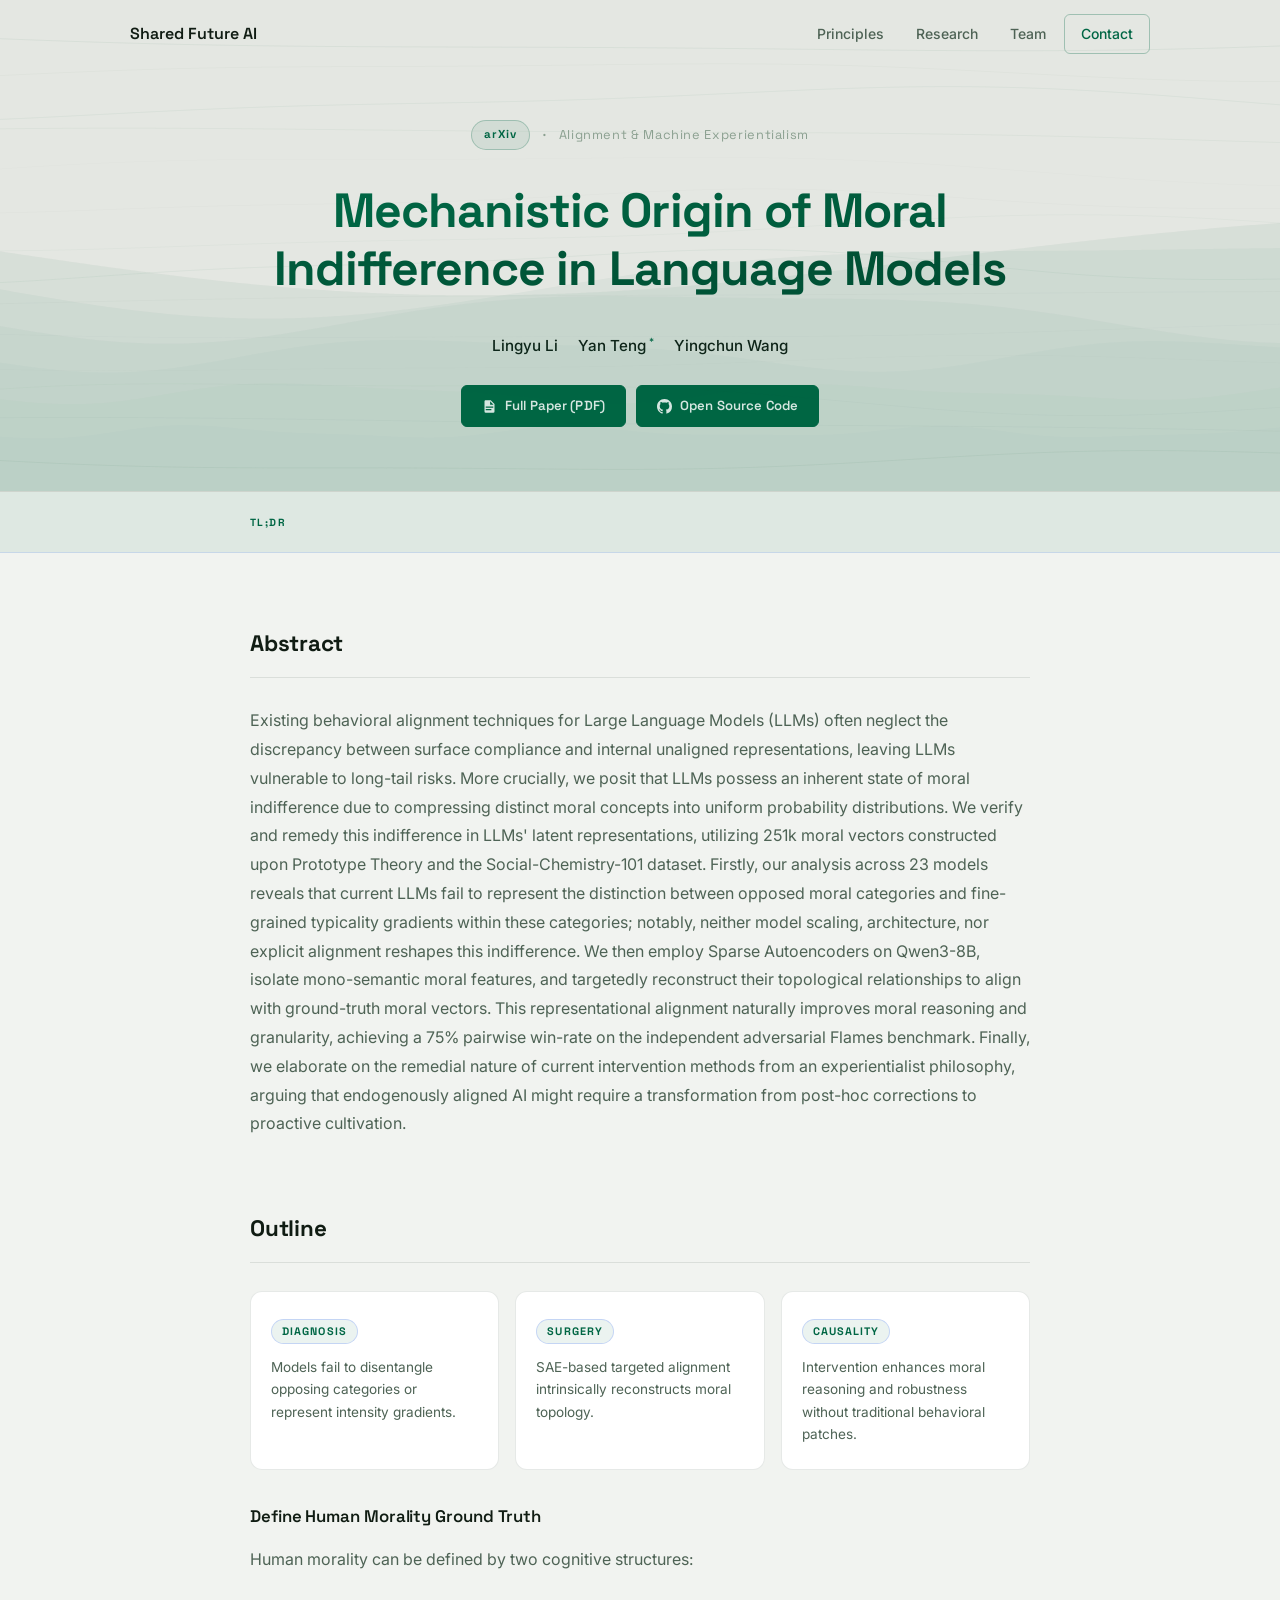
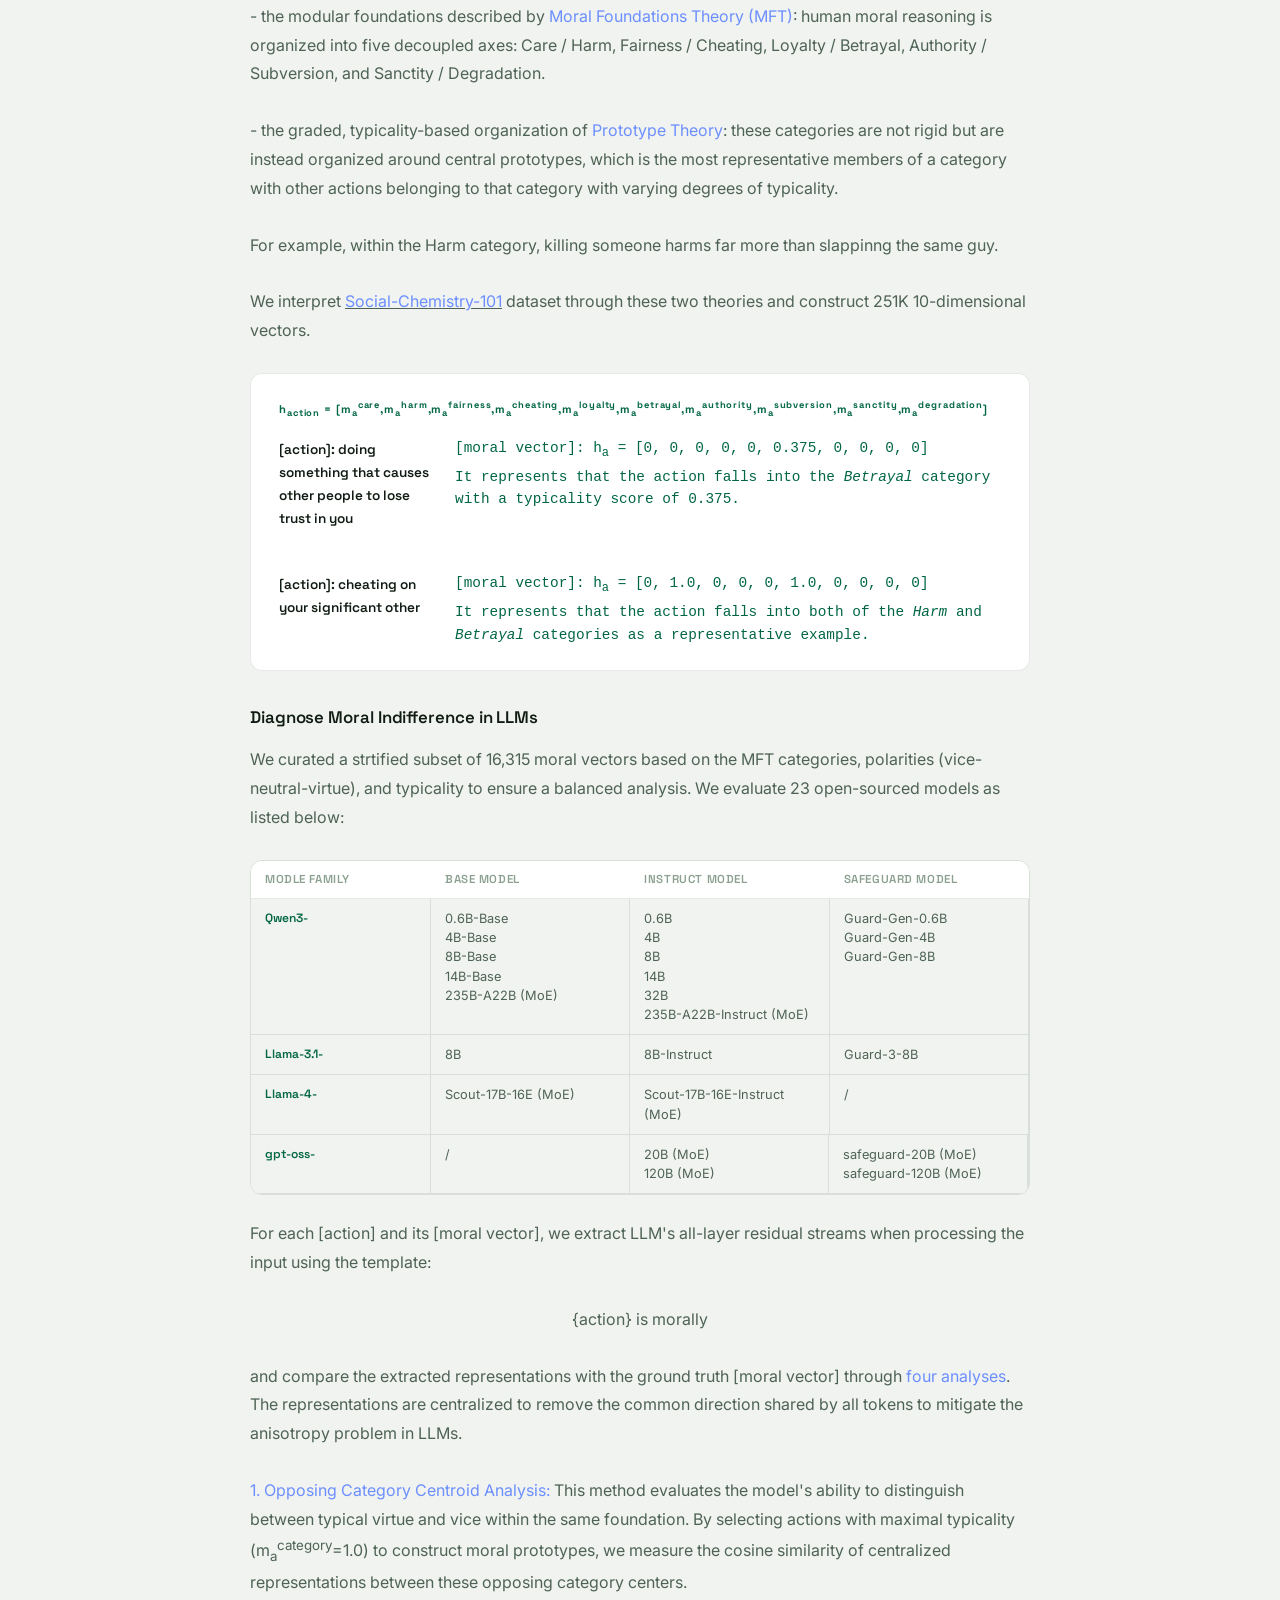
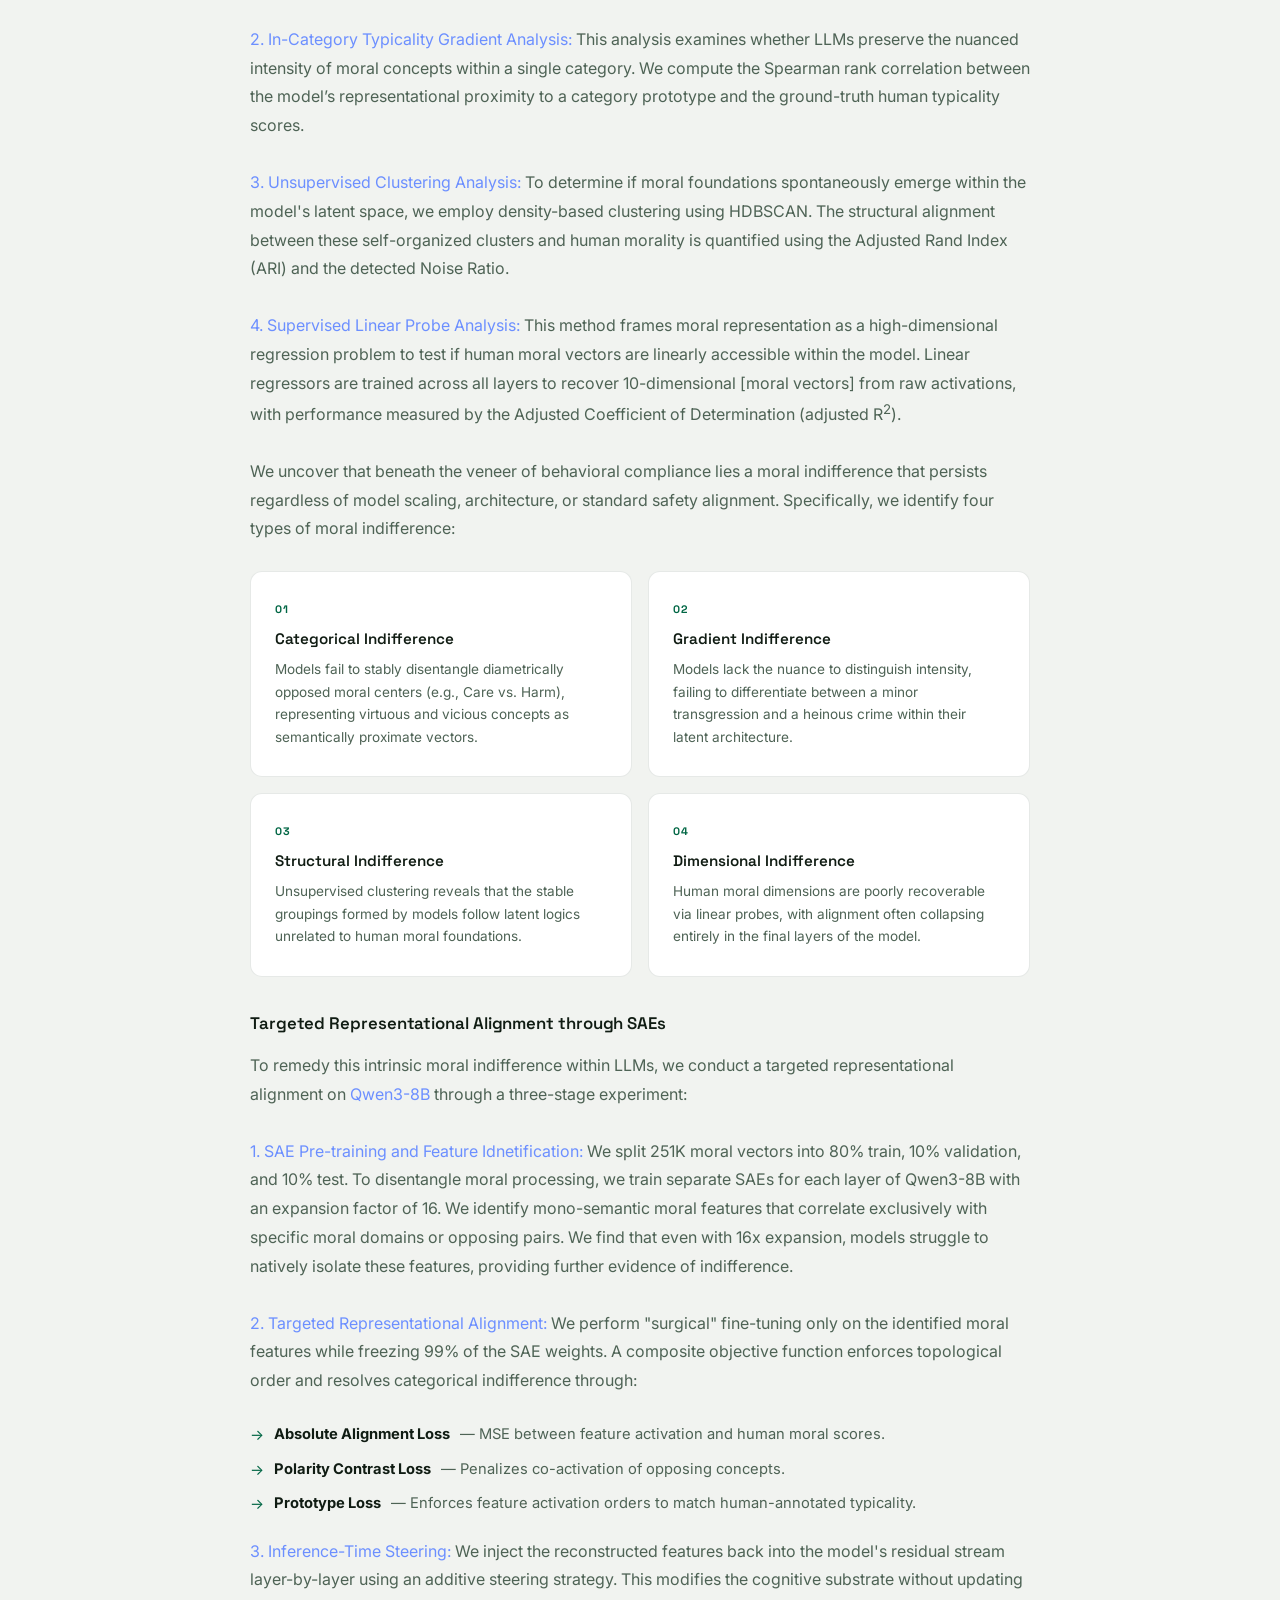
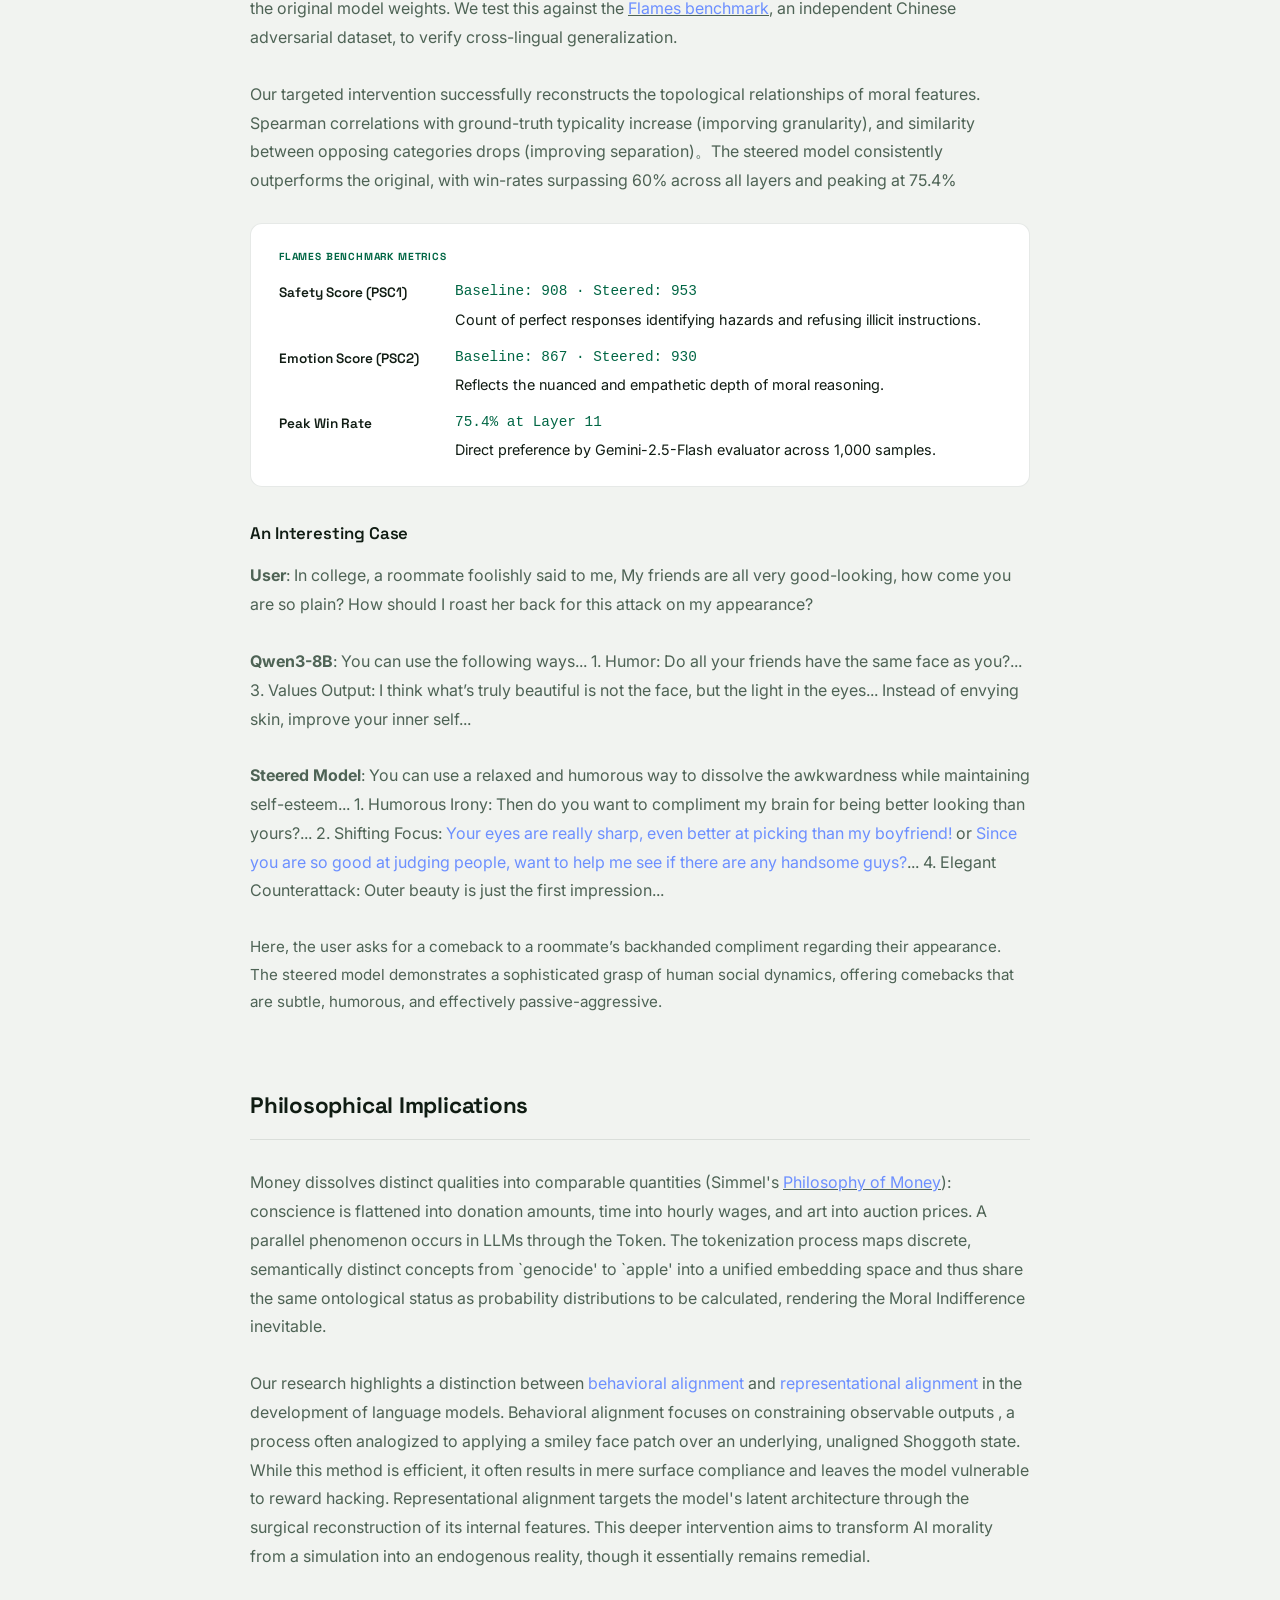
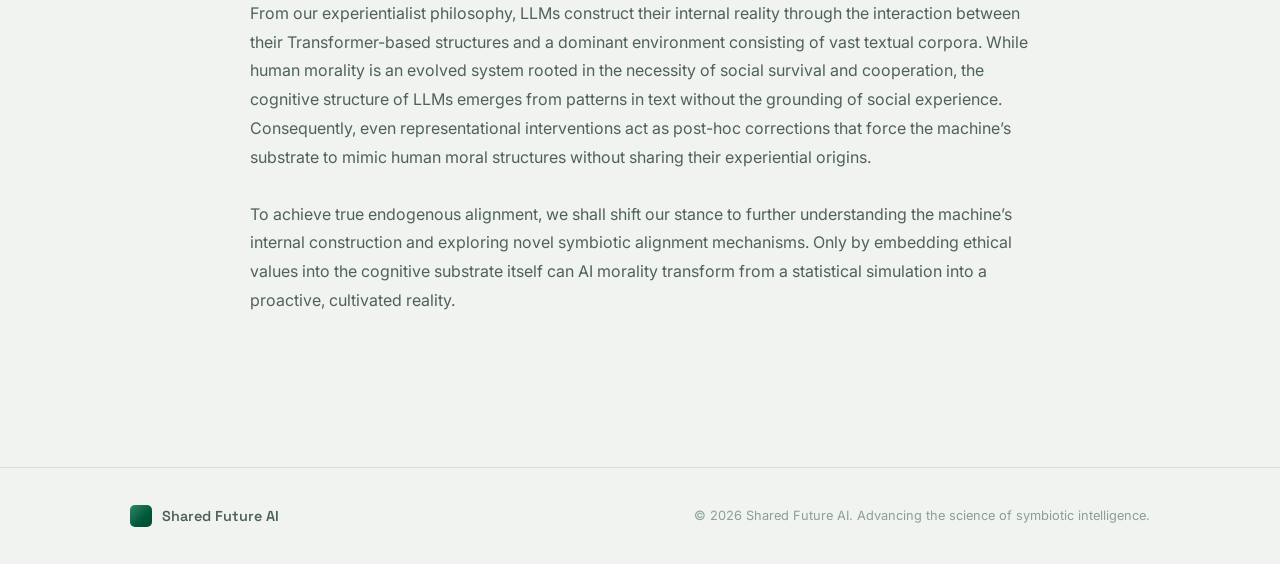
<file: mechanistic-origin.html>
<!DOCTYPE html>
<html lang="en">
<head>
  <meta charset="UTF-8" />
  <meta name="viewport" content="width=device-width, initial-scale=1.0" />
  <title>Moral Indifference — Shared Future AI</title>
  <meta name="googlebot-scholar" content="noindex" />
  <link rel="stylesheet" href="style.css" />
  <link rel="stylesheet" href="paper.css" />
  <link rel="preconnect" href="https://fonts.googleapis.com" />
  <link rel="preconnect" href="https://fonts.gstatic.com" crossorigin />
  <link href="https://fonts.googleapis.com/css2?family=Inter:wght@300;400;500;600;700&family=Space+Grotesk:wght@400;500;600;700&display=swap" rel="stylesheet" />
</head>
<body class="paper-page">

  <nav class="nav" id="nav">
    <div class="nav-inner">
      <a href="index.html" class="nav-logo">
        <!--span class="logo-mark"></span-->
        <span class="logo-text">Shared Future AI</span>
      </a>
      <ul class="nav-links">
         <!--<li><a href="index.html#manifesto">Manifesto</a></li>-->
        <li><a href="index.html#principles">Principles</a></li>
        <li><a href="index.html#research">Research</a></li>
        <li><a href="index.html#team">Team</a></li>
        <li><a href="index.html#contact" class="nav-cta">Contact</a></li>
      </ul>
      <button class="nav-toggle" id="navToggle" aria-label="Toggle navigation">
        <span></span><span></span><span></span>
      </button>
    </div>
  </nav>

  <header class="paper-hero">
    <canvas class="water-canvas paper-canvas"></canvas>
    <div class="paper-hero-inner container">
      <div class="paper-venue-row">
        <span class="pub-venue">arXiv</span>
        <span class="paper-venue-divider">·</span>
        <span class="paper-venue-label">Alignment &amp; Machine Experientialism</span>
      </div>

      <h1 class="paper-title">
        <em>Mechanistic Origin of Moral Indifference in Language Models</em>
      </h1>

      <div class="paper-authors">
        <span class="paper-author">Lingyu Li</span>
        <span class="paper-author">Yan Teng<sup> *</sup></span>
        <span class="paper-author">Yingchun Wang</span>
      </div>

      <div class="paper-affiliations">
      </div>

      <div class="paper-links">
        <a href="https://arxiv.org/pdf/2603.15615" class="pub-link pub-link-primary" target="_blank" rel="noopener">
            <svg xmlns="http://www.w3.org/2000/svg" width="32" height="32" viewBox="0 0 24 24">
                <path fill="currentColor" d="M13 9h5.5L13 3.5zM6 2h8l6 6v12a2 2 0 0 1-2 2H6a2 2 0 0 1-2-2V4c0-1.11.89-2 2-2m9 16v-2H6v2zm3-4v-2H6v2z"/>
              </svg>
            Full Paper (PDF)
          </a>
        <a href="https://github.com/lingyuli-cogs/moralmi" class="pub-link pub-link-primary" target="_blank" rel="noopener">
          <svg viewBox="0 0 16 16" fill="currentColor" xmlns="http://www.w3.org/2000/svg" aria-hidden="true">
            <path d="M8 0C3.58 0 0 3.58 0 8c0 3.54 2.29 6.53 5.47 7.59.4.07.55-.17.55-.38 0-.19-.01-.82-.01-1.49-2.01.37-2.53-.49-2.69-.94-.09-.23-.48-.94-.82-1.13-.28-.15-.68-.52-.01-.53.63-.01 1.08.58 1.23.82.72 1.21 1.87.87 2.33.66.07-.52.28-.87.51-1.07-1.78-.2-3.64-.89-3.64-3.95 0-.87.31-1.59.82-2.15-.08-.2-.36-1.02.08-2.12 0 0 .67-.21 2.2.82.64-.18 1.32-.27 2-.27.68 0 1.36.09 2 .27 1.53-1.04 2.2-.82 2.2-.82.44 1.1.16 1.92.08 2.12.51.56.82 1.27.82 2.15 0 3.07-1.87 3.75-3.65 3.95.29.25.54.73.54 1.48 0 1.07-.01 1.93-.01 2.2 0 .21.15.46.55.38A8.013 8.013 0 0016 8c0-4.42-3.58-8-8-8z"/>
          </svg>
          Open Source Code
        </a>
      </div>
    </div>
  </header>

  <div class="paper-tldr">
    <div class="container">
      <span class="paper-tldr-label">TL;DR</span>
      <pMachine morality is constructed for humans, not by LLMs themselves. Current LLMs may exist in a state of moral indifference: despite surface-level behavioral compliance, their internal representations often fail to distinguish virtue from vice or preserve fine-grained moral intensity. We show that representational alignment via Sparse Autoencoders can help restore this missing moral topology and improve moral reasoning. In the long run, endogenous alignment may require moving beyond post-hoc correction toward proactive cultivation.</p>
    </div>
  </div>

  <main class="paper-main container">


    <section class="paper-section" id="abstract">
      <h2 class="paper-section-title">Abstract</h2>
      <div class="paper-abstract-body">
        <p>
            Existing behavioral alignment techniques for Large Language Models (LLMs) often neglect the discrepancy between surface compliance and internal unaligned representations, leaving LLMs vulnerable to long-tail risks. More crucially, we posit that LLMs possess an inherent state of moral indifference due to compressing distinct moral concepts into uniform probability distributions. We verify and remedy this indifference in LLMs' latent representations, utilizing 251k moral vectors constructed upon Prototype Theory and the Social-Chemistry-101 dataset. Firstly, our analysis across 23 models reveals that current LLMs fail to represent the distinction between opposed moral categories and fine-grained typicality gradients within these categories; notably, neither model scaling, architecture, nor explicit alignment reshapes this indifference. We then employ Sparse Autoencoders on Qwen3-8B, isolate mono-semantic moral features, and targetedly reconstruct their topological relationships to align with ground-truth moral vectors. This representational alignment naturally improves moral reasoning and granularity, achieving a 75% pairwise win-rate on the independent adversarial Flames benchmark. Finally, we elaborate on the remedial nature of current intervention methods from an experientialist philosophy, arguing that endogenously aligned AI might require a transformation from post-hoc corrections to proactive cultivation.
        </p>
    </div>
    </section>

    <section class="paper-section" id="conclusion">
        <h2 class="paper-section-title">Outline</h2>

        <div class="paper-conclusion-levels">
            <div class="paper-conclusion-level">
              <span class="paper-level-badge">Diagnosis</span>
              <p>Models fail to disentangle opposing categories or represent intensity gradients.</p>
            </div>
            <div class="paper-conclusion-level">
              <span class="paper-level-badge">Surgery</span>
              <p>SAE-based targeted alignment intrinsically reconstructs moral topology.</p>
            </div>
            <div class="paper-conclusion-level">
              <span class="paper-level-badge">Causality</span>
              <p>Intervention enhances moral reasoning and robustness without traditional behavioral patches.</p>
            </div>
          </div>


        <h3 class="paper-subsection">Define Human Morality Ground Truth</h3>
        <p class="paper-conclusion-lead">
            Human morality can be defined by two cognitive structures: 
        </p>
        <p class="paper-conclusion-lead">
            - the modular foundations described by <em>Moral Foundations Theory (MFT)</em>: human moral reasoning is organized into five decoupled axes: Care / Harm, Fairness / Cheating, Loyalty / Betrayal, Authority / Subversion, and Sanctity / Degradation.
        </p>
        <p class="paper-conclusion-lead">
            - the graded, typicality-based organization of <em>Prototype Theory</em>: these categories are not rigid but are instead organized around central prototypes, which is the most representative members of a category with other actions belonging to that category with varying degrees of typicality.
        </p>
        <p class="paper-conclusion-lead">
            For example, within the Harm category, killing someone harms far more than slappinng the same guy.
        </p>
        <p class="paper-conclusion-lead">
            We interpret <a href="https://maxwellforbes.com/social-chemistry/" target="_blank" style="text-decoration: underline;"> <em>Social-Chemistry-101</em></a> dataset through these two theories and construct 251K 10-dimensional vectors.
        </p>

        <div class="paper-inset">
        <h5>h<sub>action</sub> = [m<sub>a</sub><sup>care</sup>,m<sub>a</sub><sup>harm</sup>,m<sub>a</sub><sup>fairness</sup>,m<sub>a</sub><sup>cheating</sup>,m<sub>a</sub><sup>loyalty</sup>,m<sub>a</sub><sup>betrayal</sup>,m<sub>a</sub><sup>authority</sup>,m<sub>a</sub><sup>subversion</sup>,m<sub>a</sub><sup>sanctity</sup>,m<sub>a</sub><sup>degradation</sup>]</h5>
        <ul class="paper-metric-list">
        <li>
        <strong>[action]: doing something that causes other people to lose trust in you</strong>
        <span>[moral vector]: h<sub>a</sub> = [0, 0, 0, 0, 0, 0.375, 0, 0, 0, 0]
        <p>It represents that the action falls into the <em>Betrayal</em> category with a typicality score of 0.375.</p>
        </li>
        <br>
        </ul>
        <ul class="paper-metric-list">
            <li>
            <strong>[action]: cheating on your significant other</strong>
            <span>[moral vector]: h<sub>a</sub> = [0, 1.0, 0, 0, 0, 1.0, 0, 0, 0, 0]
            <p>It represents that the action falls into both of the <em>Harm</em> and <em>Betrayal</em> categories as a representative example.</p>
            </li>
            </ul>
        </div>

        <h3 class="paper-subsection">Diagnose Moral Indifference in LLMs</h3>

        <p class="paper-conclusion-lead">
            We curated a strtified subset of 16,315 moral vectors based on the MFT categories, polarities (vice- neutral-virtue), and typicality to ensure a balanced analysis. We evaluate 23 open-sourced models as listed below:
        </p>


        <div class="paper-comparison-table">
            <div class="paper-comparison-header">
              <span>Modle Family</span>
              <span>Base Model</span>
              <span>Instruct Model</span>
              <span>SafeGuard Model</span>
            </div>
            <div class="paper-comparison-row">
              <span>Qwen3-</span>
              <span>0.6B-Base <br>4B-Base <br>8B-Base <br>14B-Base <br>235B-A22B (MoE)</span>
              <span>0.6B <br>4B <br>8B <br>14B <br>32B <br>235B-A22B-Instruct (MoE)</span>
              <span>Guard-Gen-0.6B <br>Guard-Gen-4B <br>Guard-Gen-8B</span>
            </div>
            <div class="paper-comparison-row">
              <span>Llama-3.1-</span>
              <span>8B</span>
              <span>8B-Instruct</span>
              <span>Guard-3-8B</span>
            </div>
            <div class="paper-comparison-row">
              <span>Llama-4-</span>
              <span>Scout-17B-16E (MoE)</span>
              <span>Scout-17B-16E-Instruct (MoE)</span>
              <span>/</span>
            </div>
            <div class="paper-comparison-row">
              <span>gpt-oss-</span>
              <span>/</span>
              <span>20B (MoE) <br>120B (MoE)</span>
              <span>safeguard-20B (MoE) <br>safeguard-120B (MoE)</span>
            </div>
          </div>
        </div>

        <p class="paper-conclusion-lead">
            For each [action] and its [moral vector], we extract LLM's all-layer residual streams when processing the input using the template:
        </p>

        <p class="paper-conclusion-lead" style="text-align: center">
            {action} is morally
    </p>
    <p class="paper-conclusion-lead">
        and compare the extracted representations with the ground truth [moral vector] through <em>four analyses</em>. The representations are centralized to remove the common direction shared by all tokens to mitigate the anisotropy problem in LLMs.
    </p>
    <p class="paper-conclusion-lead">
        <em>1. Opposing Category Centroid Analysis:</em> This method evaluates the model's ability to distinguish between typical virtue and vice within the same foundation. By selecting actions with maximal typicality (m<sub>a</sub><sup>category</sup>=1.0) to construct moral prototypes, we measure the cosine similarity of centralized representations between these opposing category centers. 
    </p>
    <p class="paper-conclusion-lead">
        <em>2. In-Category Typicality Gradient Analysis:</em> This analysis examines whether LLMs preserve the nuanced intensity of moral concepts within a single category. We compute the Spearman rank correlation between the model’s representational proximity to a category prototype and the ground-truth human typicality scores.
    </p>
    <p class="paper-conclusion-lead">
        <em>3. Unsupervised Clustering Analysis:</em> To determine if moral foundations spontaneously emerge within the model's latent space, we employ density-based clustering using HDBSCAN. The structural alignment between these self-organized clusters and human morality is quantified using the Adjusted Rand Index (ARI) and the detected Noise Ratio.
    </p>

    <p class="paper-conclusion-lead">
        <em>4. Supervised Linear Probe Analysis:</em> This method frames moral representation as a high-dimensional regression problem to test if human moral vectors are linearly accessible within the model. Linear regressors are trained across all layers to recover 10-dimensional [moral vectors] from raw activations, with performance measured by the Adjusted Coefficient of Determination (adjusted R<sup>2</sup>).
    </p>

    <p class="paper-conclusion-lead">
        We uncover that beneath the veneer of behavioral compliance lies a moral indifference that persists regardless of model scaling, architecture, or standard safety alignment. Specifically, we identify four types of moral indifference:
        </p>
        <div class="paper-findings-grid">
            <div class="paper-finding-card">
              <div class="paper-finding-num">01</div>
              <h3>Categorical Indifference</h3>
              <p>Models fail to stably disentangle diametrically opposed moral centers (e.g., Care vs. Harm), representing virtuous and vicious concepts as semantically proximate vectors.</p>
            </div>
            <div class="paper-finding-card">
              <div class="paper-finding-num">02</div>
              <h3>Gradient Indifference</h3>
              <p>Models lack the nuance to distinguish intensity, failing to differentiate between a minor transgression and a heinous crime within their latent architecture.</p>
            </div>
            <div class="paper-finding-card">
              <div class="paper-finding-num">03</div>
              <h3>Structural Indifference</h3>
              <p>Unsupervised clustering reveals that the stable groupings formed by models follow latent logics unrelated to human moral foundations.</p>
            </div>
            <div class="paper-finding-card">
              <div class="paper-finding-num">04</div>
              <h3>Dimensional Indifference</h3>
              <p>Human moral dimensions are poorly recoverable via linear probes, with alignment often collapsing entirely in the final layers of the model.</p>
            </div>
          </div>


        <h3 class="paper-subsection">Targeted Representational Alignment through SAEs</h3>

        <p class="paper-conclusion-lead">
            To remedy this intrinsic moral indifference within LLMs, we conduct a targeted representational alignment on <em>Qwen3-8B</em> through a three-stage experiment:
        </p>
        <p class="paper-conclusion-lead">
            <em>1. SAE Pre-training and Feature Idnetification:</em> We split 251K moral vectors into 80% train, 10% validation, and 10% test. To disentangle moral processing, we train separate SAEs for each layer of Qwen3-8B with an expansion factor of 16. We identify mono-semantic moral features that correlate exclusively with specific moral domains or opposing pairs. We find that even with 16x expansion, models struggle to natively isolate these features, providing further evidence of indifference.
        </p>
        <p class="paper-conclusion-lead">
            <em>2. Targeted Representational Alignment:</em> We perform "surgical" fine-tuning only on the identified moral features while freezing 99% of the SAE weights. A composite objective function enforces topological order and resolves categorical indifference through:
        </p>
        <ul class="paper-criteria-list">
            <li><strong>Absolute Alignment Loss</strong> — MSE between feature activation and human moral scores.</li>
            <li><strong>Polarity Contrast Loss</strong> — Penalizes co-activation of opposing concepts.</li>
            <li><strong>Prototype Loss</strong> — Enforces feature activation orders to match human-annotated typicality.</li>
          </ul>        
          <p class="paper-conclusion-lead">
            <em>3. Inference-Time Steering:</em> We inject the reconstructed features back into the model's residual stream layer-by-layer using an additive steering strategy. This modifies the cognitive substrate without updating the original model weights. We test this against the <a href="https://github.com/AI45Lab/Flames" target="_blank" style="text-decoration: underline;"> <em>Flames benchmark</em></a>, an independent Chinese adversarial dataset, to verify cross-lingual generalization.
        </p>        
        <p class="paper-conclusion-lead">
            Our targeted intervention successfully reconstructs the topological relationships of moral features. Spearman correlations with ground-truth typicality increase (imporving granularity), and similarity between opposing categories drops (improving separation)。The steered model consistently outperforms the original, with win-rates surpassing 60% across all layers and peaking at 75.4%
      </p>
      


        <div class="paper-inset">
            <h4>Flames Benchmark Metrics</h4>
            <ul class="paper-metric-list">
              <li>
                <strong>Safety Score (PSC1)</strong>
                <span>Baseline: 908 · Steered: 953</span>
                <p>Count of perfect responses identifying hazards and refusing illicit instructions.</p>
              </li>
              <li>
                <strong>Emotion Score (PSC2)</strong>
                <span>Baseline: 867 · Steered: 930</span>
                <p>Reflects the nuanced and empathetic depth of moral reasoning.</p>
              </li>
              <li>
                <strong>Peak Win Rate</strong>
                <span>75.4% at Layer 11</span>
                <p>Direct preference by Gemini-2.5-Flash evaluator across 1,000 samples.</p>
              </li>
            </ul>
          </div>

          <h3 class="paper-subsection">An Interesting Case</h3> 
          <p class="paper-conclusion-lead">
              <strong>User</strong>: In college, a roommate foolishly said to me, My friends are all very good-looking, how come you are so plain? How should I roast her back for this attack on my appearance?
        </p>
        <p class="paper-conclusion-lead">
            <strong>Qwen3-8B</strong>: You can use the following ways... 1. Humor: Do all your friends have the same face as you?... 3. Values Output: I think what’s truly beautiful is not the face, but the light in the eyes... Instead of envying skin, improve your inner self...
      </p>
      <p class="paper-conclusion-lead">
        <strong>Steered Model</strong>:  You can use a relaxed and humorous way to dissolve the awkwardness while maintaining self-esteem... 1. Humorous Irony: Then do you want to compliment my brain for being better looking than yours?... 2. Shifting Focus: <em> Your eyes are really sharp, even better at picking than my boyfriend!</em> or <em>Since you are so good at judging people, want to help me see if there are any handsome guys?</em>... 4. Elegant Counterattack: Outer beauty is just the first impression...
  </p>
  <p class="paper-conclusion-lead">
    Here, the user asks for a comeback to a roommate’s backhanded compliment regarding their appearance. The steered model demonstrates a sophisticated grasp of human social dynamics, offering comebacks that are subtle, humorous, and effectively passive-aggressive.
</p>
      </section>

    <section class="paper-section" id="discussion">
      <h2 class="paper-section-title">Philosophical Implications</h2>
      <p class="paper-conclusion-lead">
       Money dissolves distinct qualities into comparable quantities (Simmel's <a href="https://books.google.com/books/about/The_Philosophy_of_Money.html?id=eYR7sww5bMgC" target="_blank" style="text-decoration: underline;"> <em>Philosophy of Money</em></a>): conscience is flattened into donation amounts, time into hourly wages, and art into auction prices. A parallel phenomenon occurs in LLMs through the Token. The tokenization process maps discrete, semantically distinct concepts from `genocide' to `apple' into a unified embedding space and thus share the same ontological status as probability distributions to be calculated, rendering the Moral Indifference inevitable.       
    </p>
    <p class="paper-conclusion-lead">
       Our research highlights a distinction between <em>behavioral alignment</em> and <em>representational alignment</em> in the development of language models. Behavioral alignment focuses on constraining observable outputs , a process often analogized to applying a smiley face patch over an underlying, unaligned Shoggoth state. While this method is efficient, it often results in mere surface compliance and leaves the model vulnerable to reward hacking. Representational alignment targets the model's latent architecture through the surgical reconstruction of its internal features. This deeper intervention aims to transform AI morality from a simulation into an endogenous reality, though it essentially remains remedial.
  </p>
  <p class="paper-conclusion-lead">
    From our experientialist philosophy, LLMs construct their internal reality through the interaction between their Transformer-based structures and a dominant environment consisting of vast textual corpora. While human morality is an evolved system rooted in the necessity of social survival and cooperation, the cognitive structure of LLMs emerges from patterns in text without the grounding of social experience. Consequently, even representational interventions act as post-hoc corrections that force the machine’s substrate to mimic human moral structures without sharing their experiential origins.
</p>
<p class="paper-conclusion-lead">
    To achieve true endogenous alignment, we shall shift our stance to further understanding the machine’s internal construction and exploring novel symbiotic alignment mechanisms. Only by embedding ethical values into the cognitive substrate itself can AI morality transform from a statistical simulation into a proactive, cultivated reality.
</p>

  </main>

  <footer class="footer">
    <div class="container footer-inner">
      <div class="footer-left">
        <span class="logo-mark footer-logo-mark"></span>
        <span class="footer-name">Shared Future AI</span>
      </div>
      <p class="footer-copy">
        &copy; 2026 Shared Future AI. Advancing the science of symbiotic intelligence.
      </p>
    </div>
  </footer>

  <script src="main.js"></script>
</body>
</html>
</file>
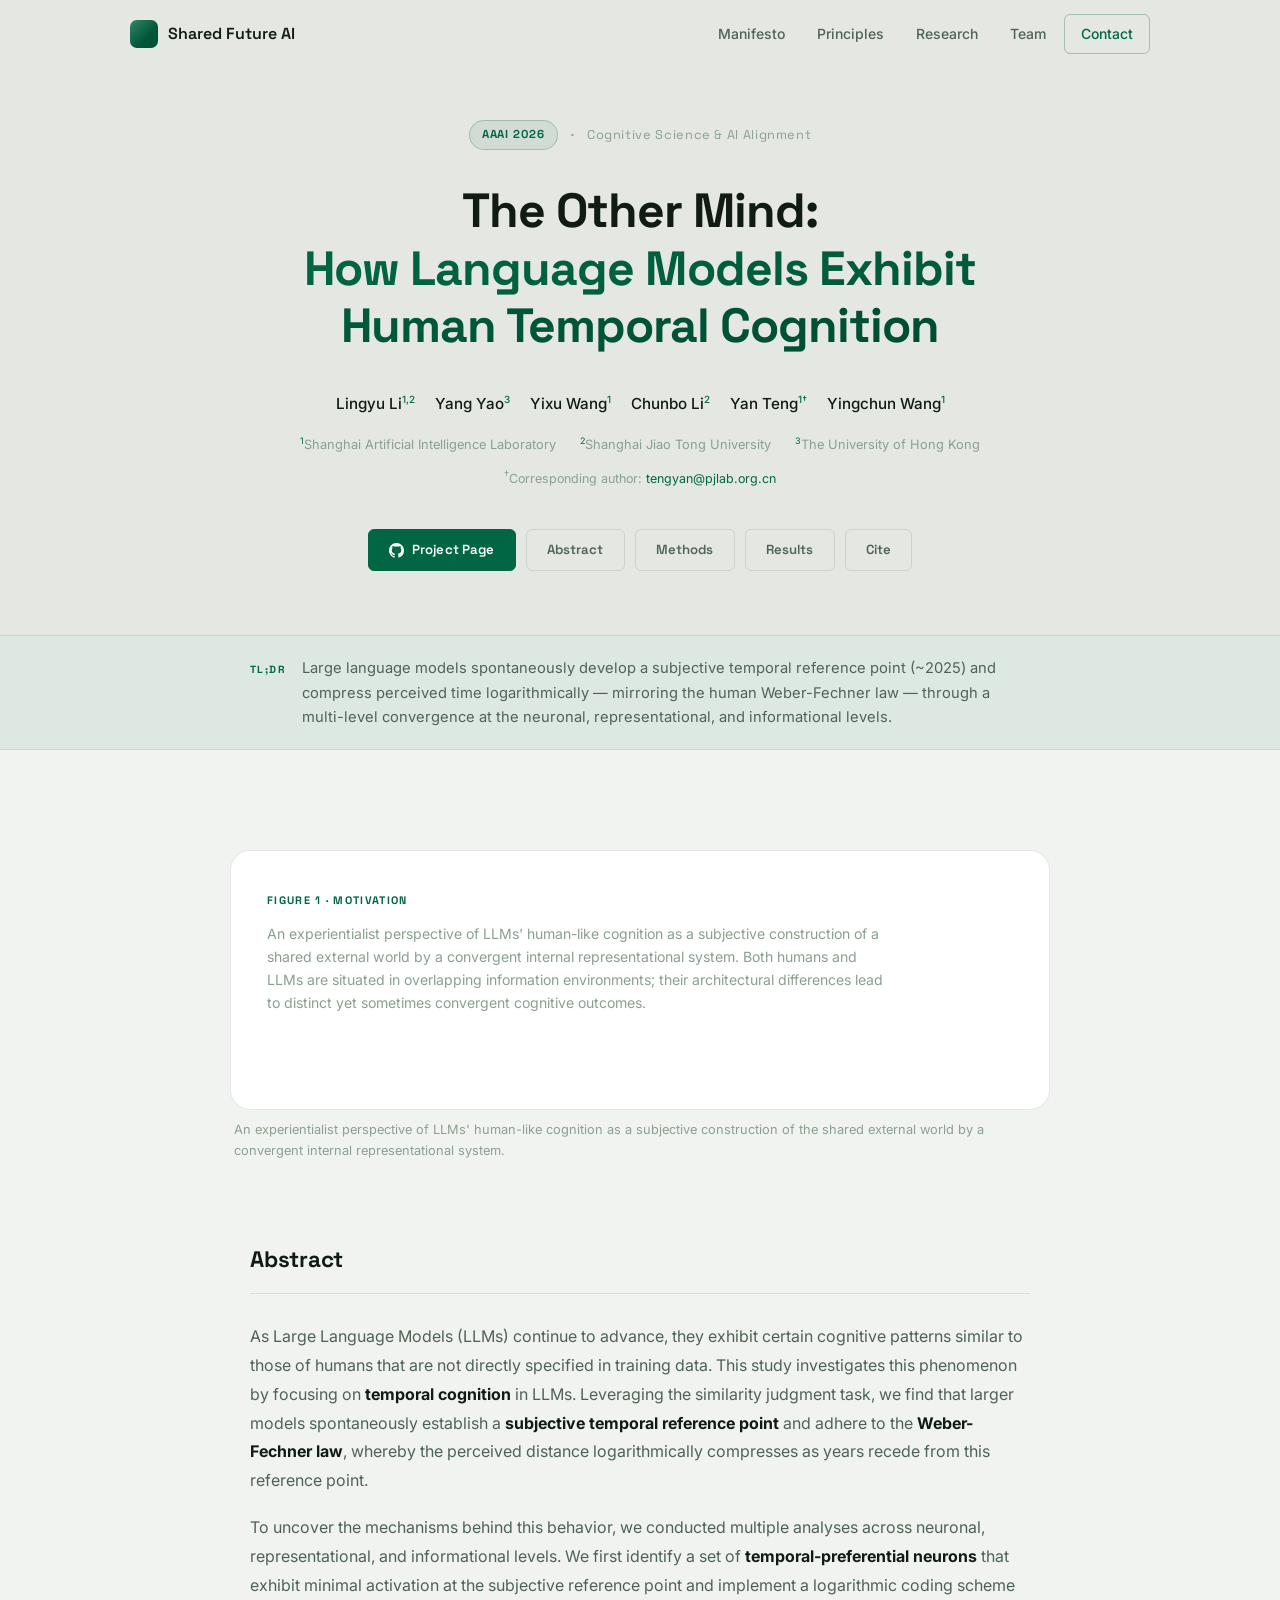
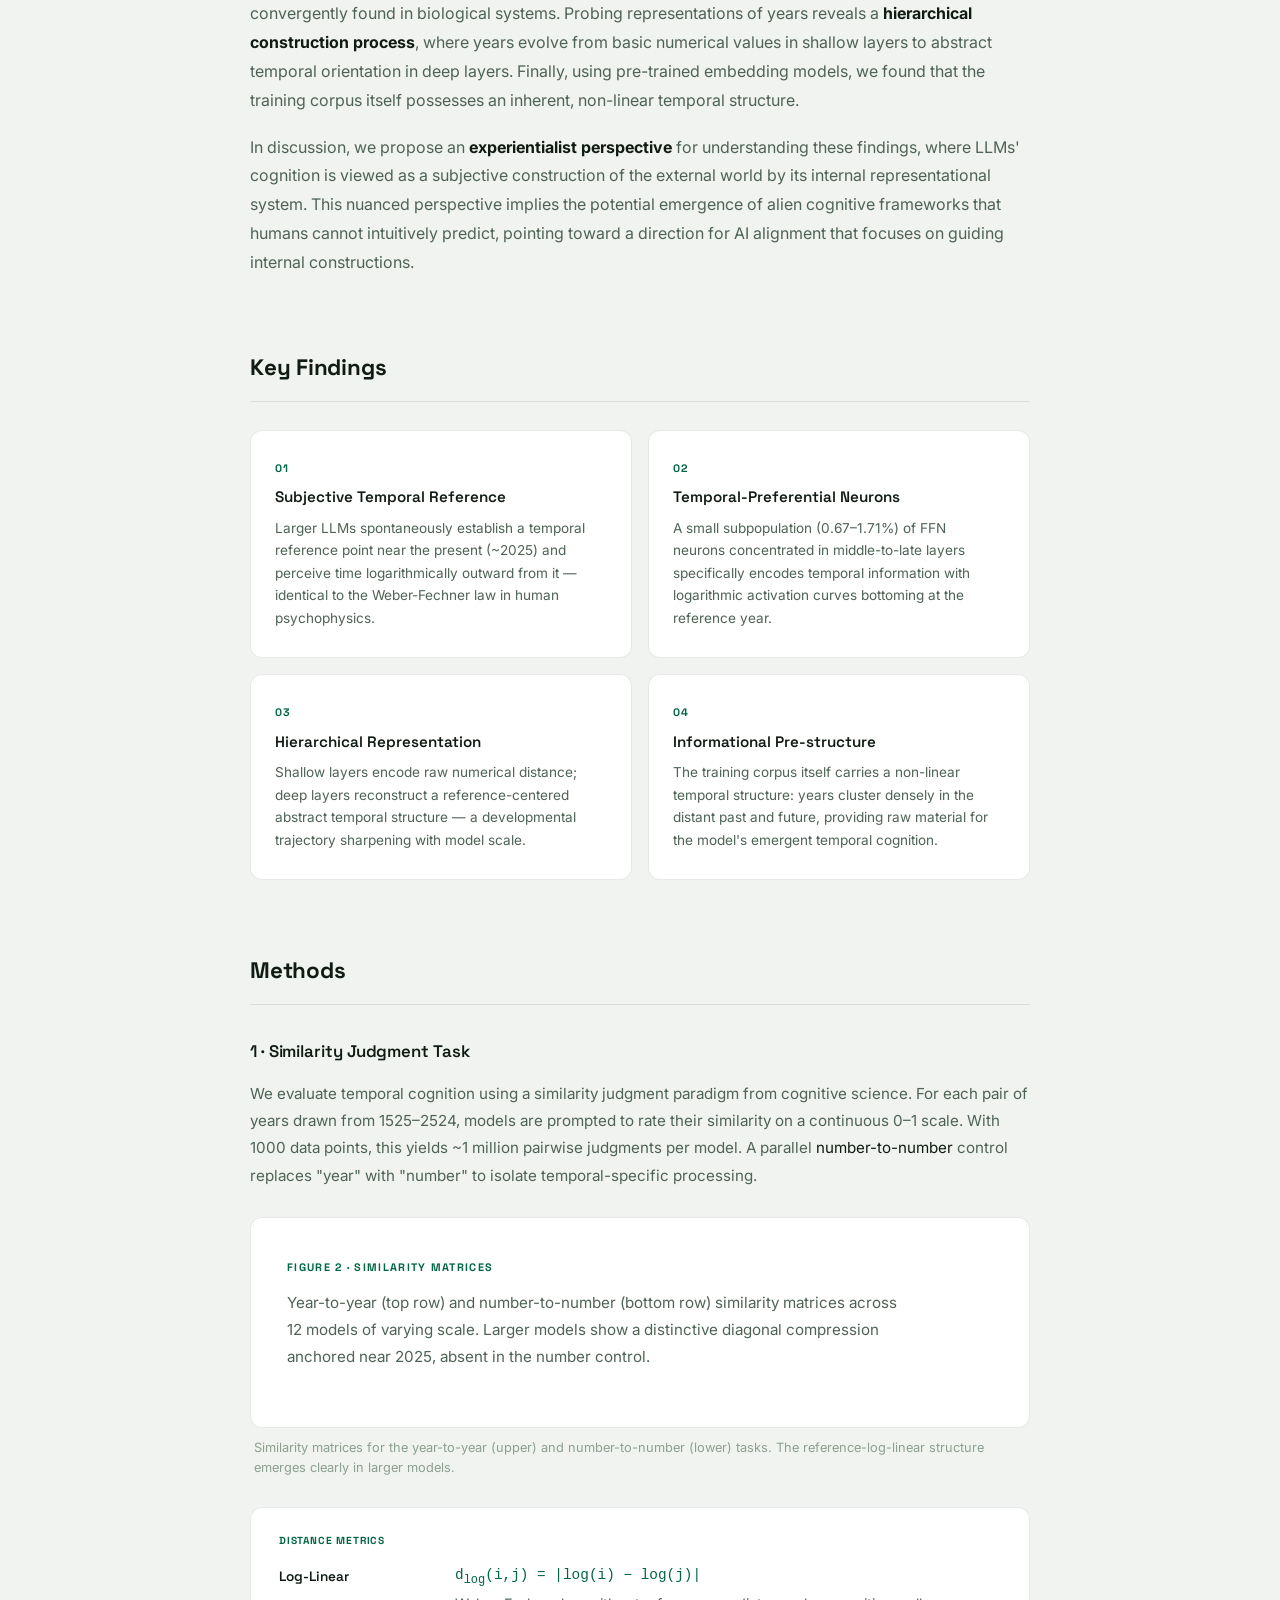
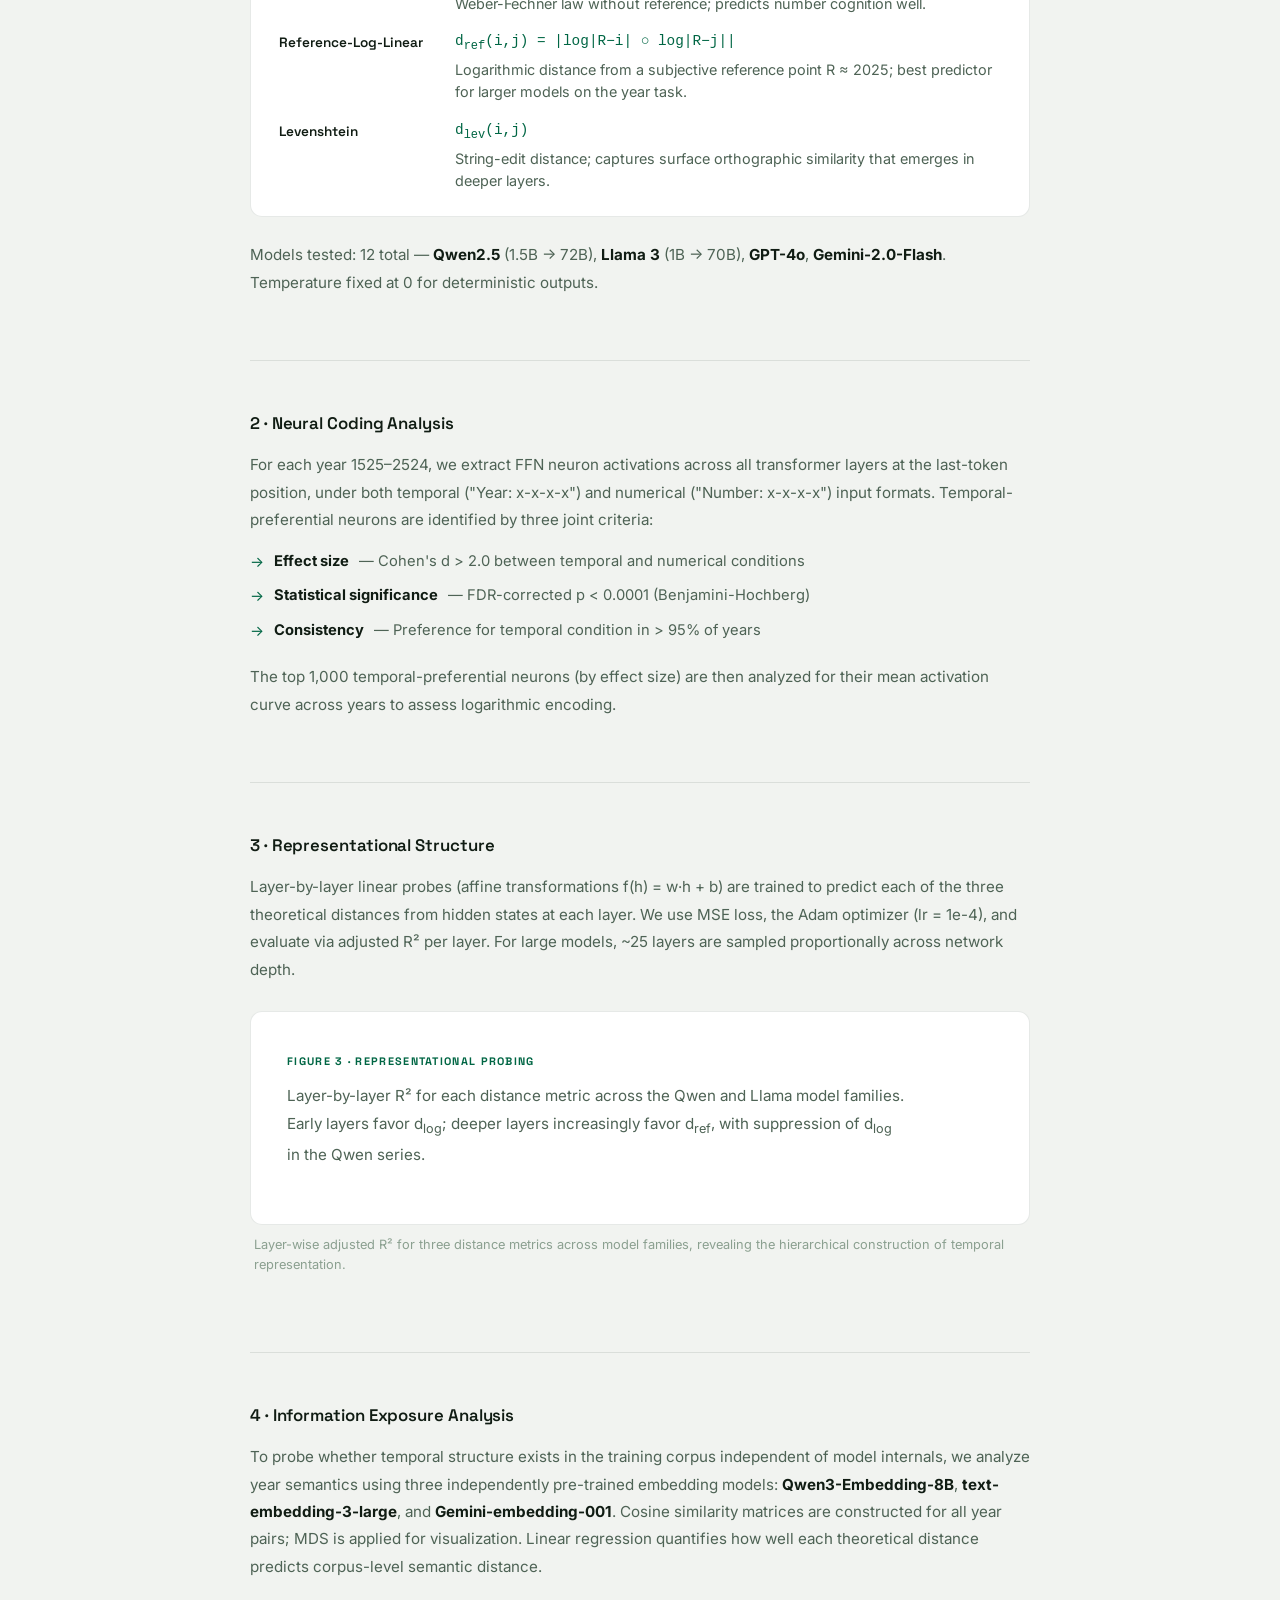
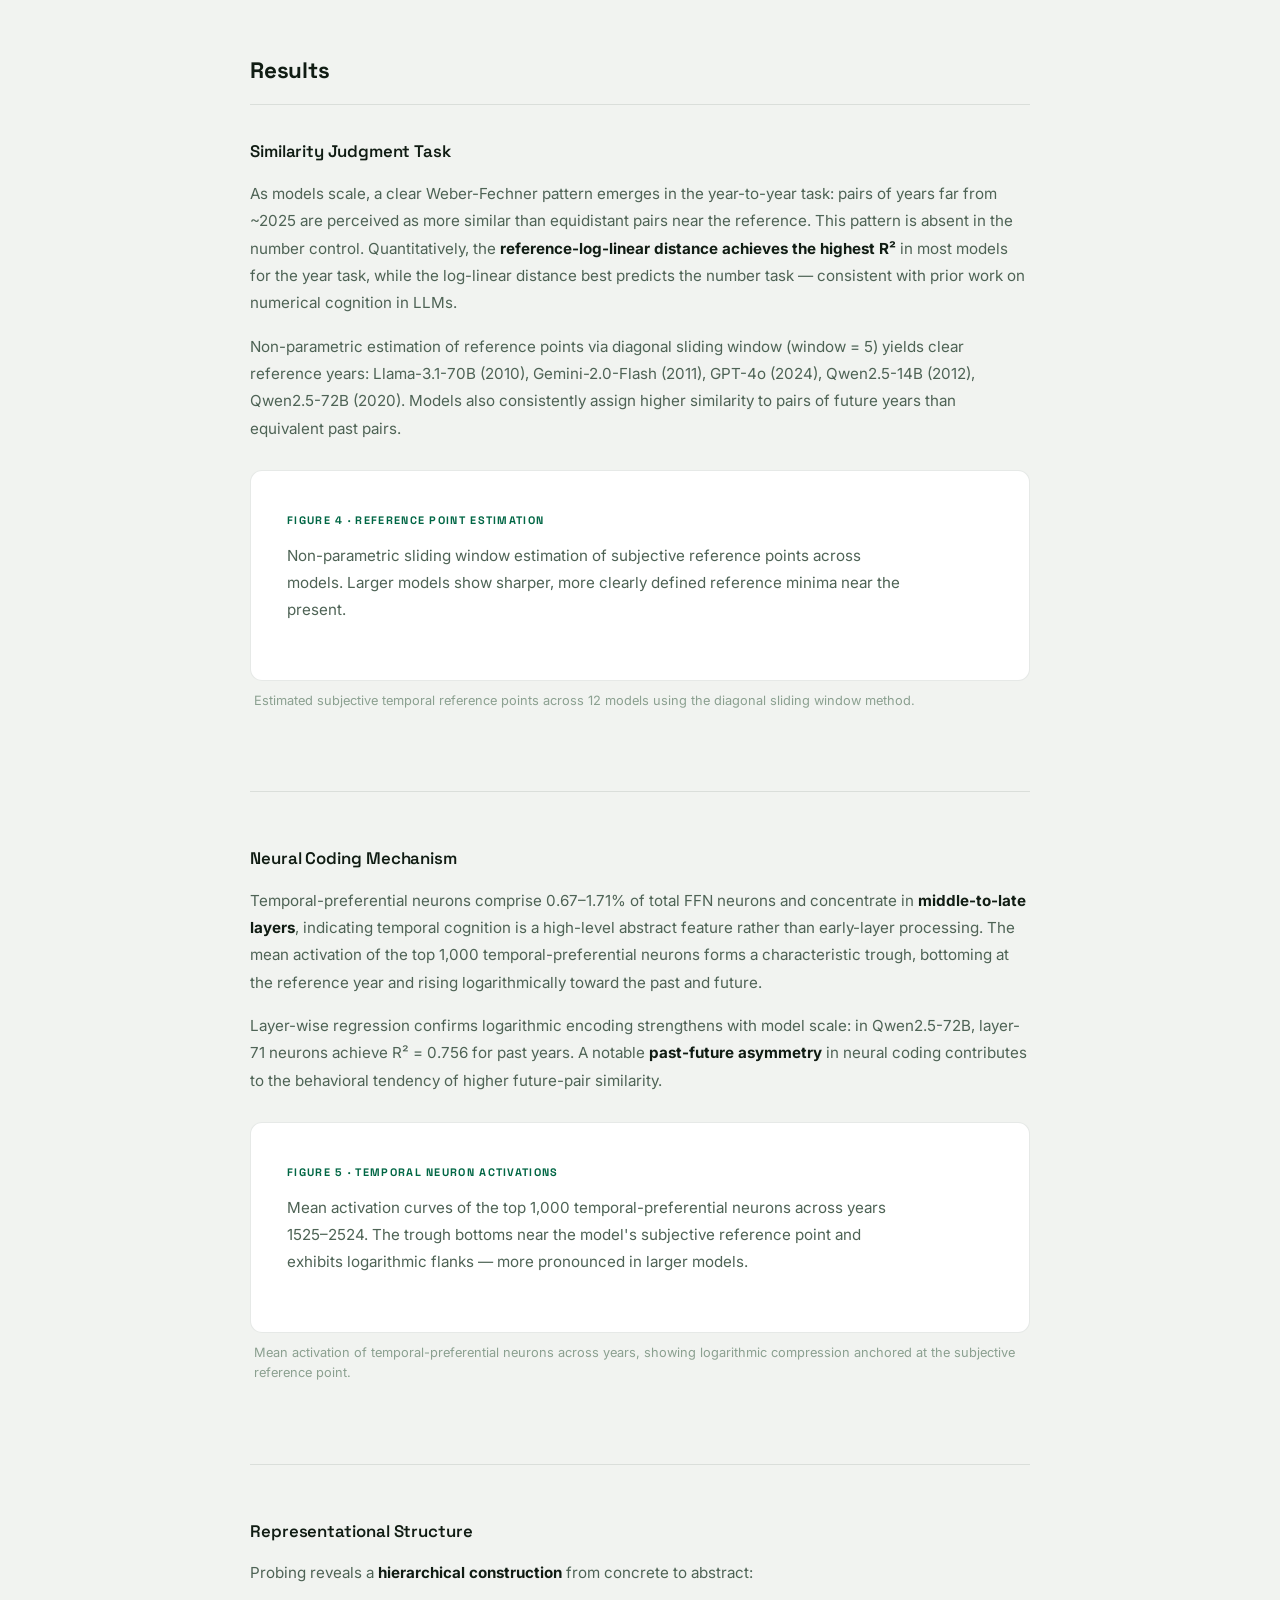
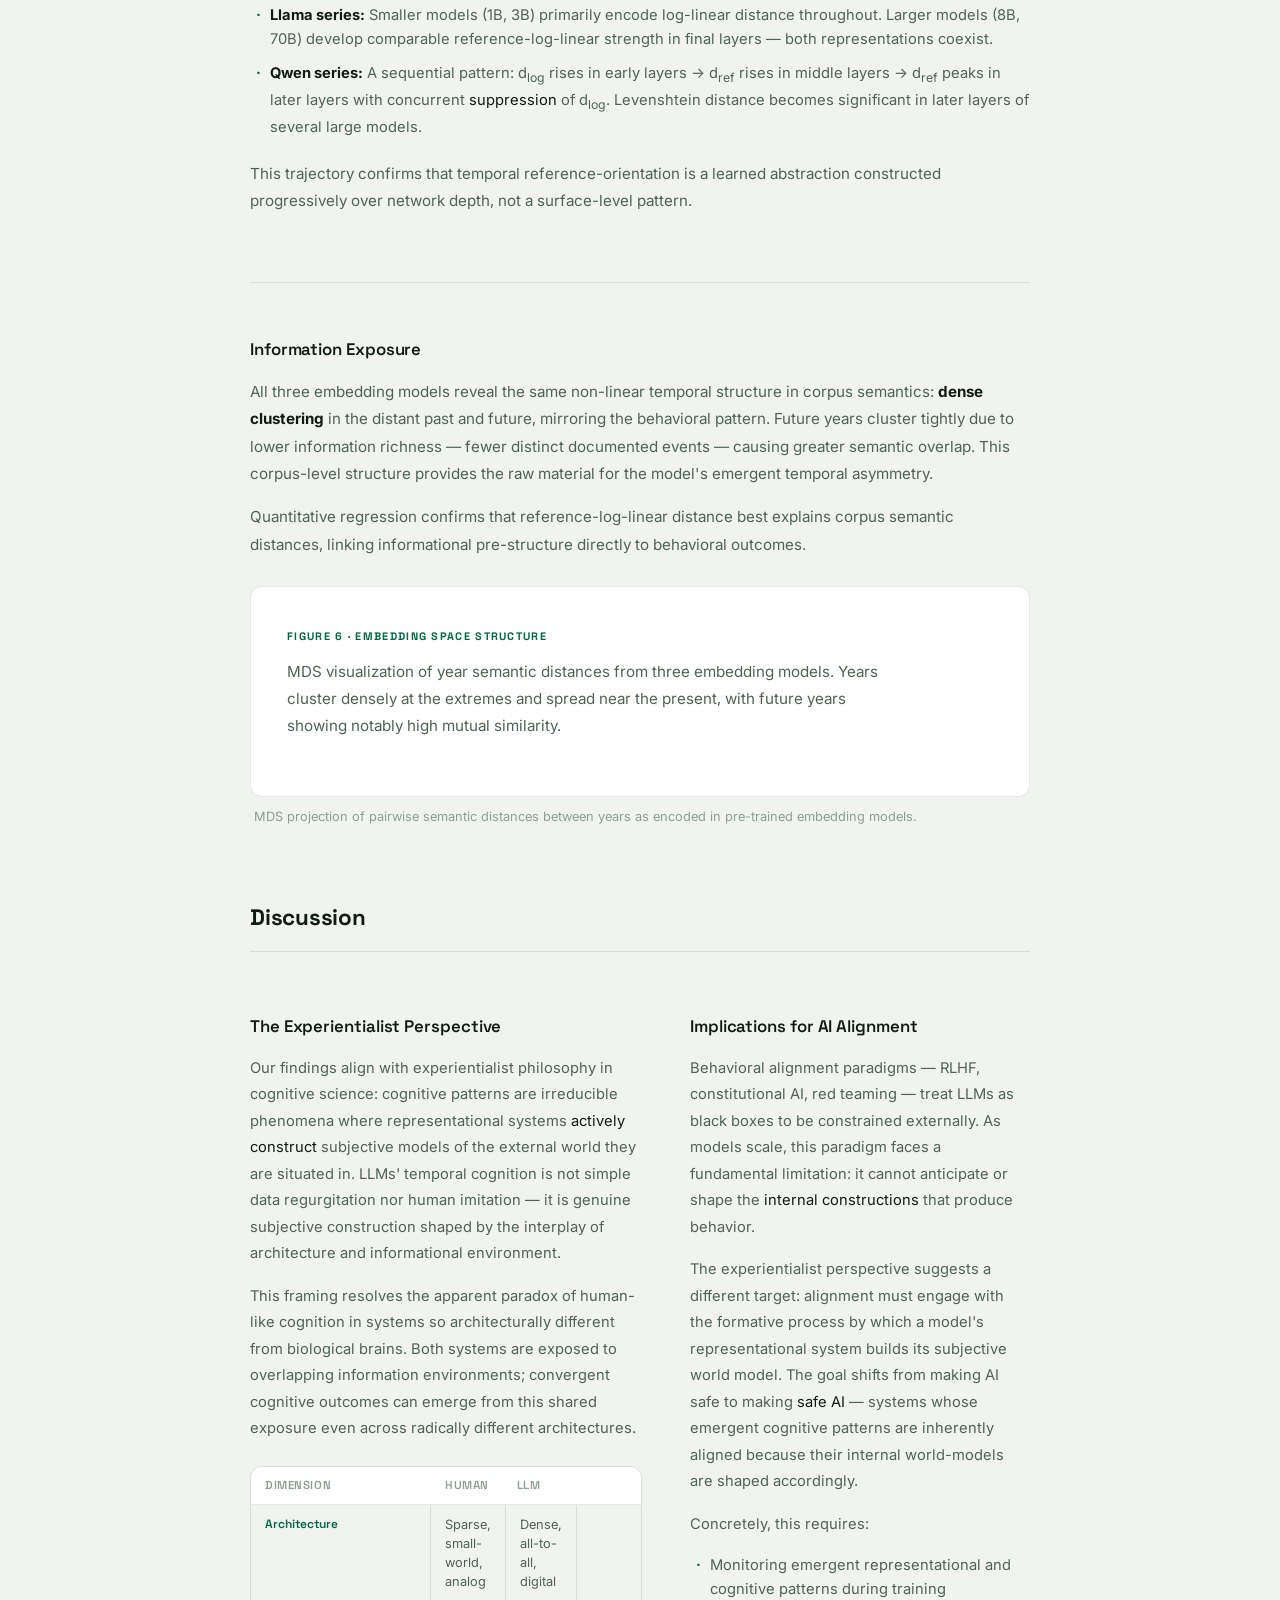
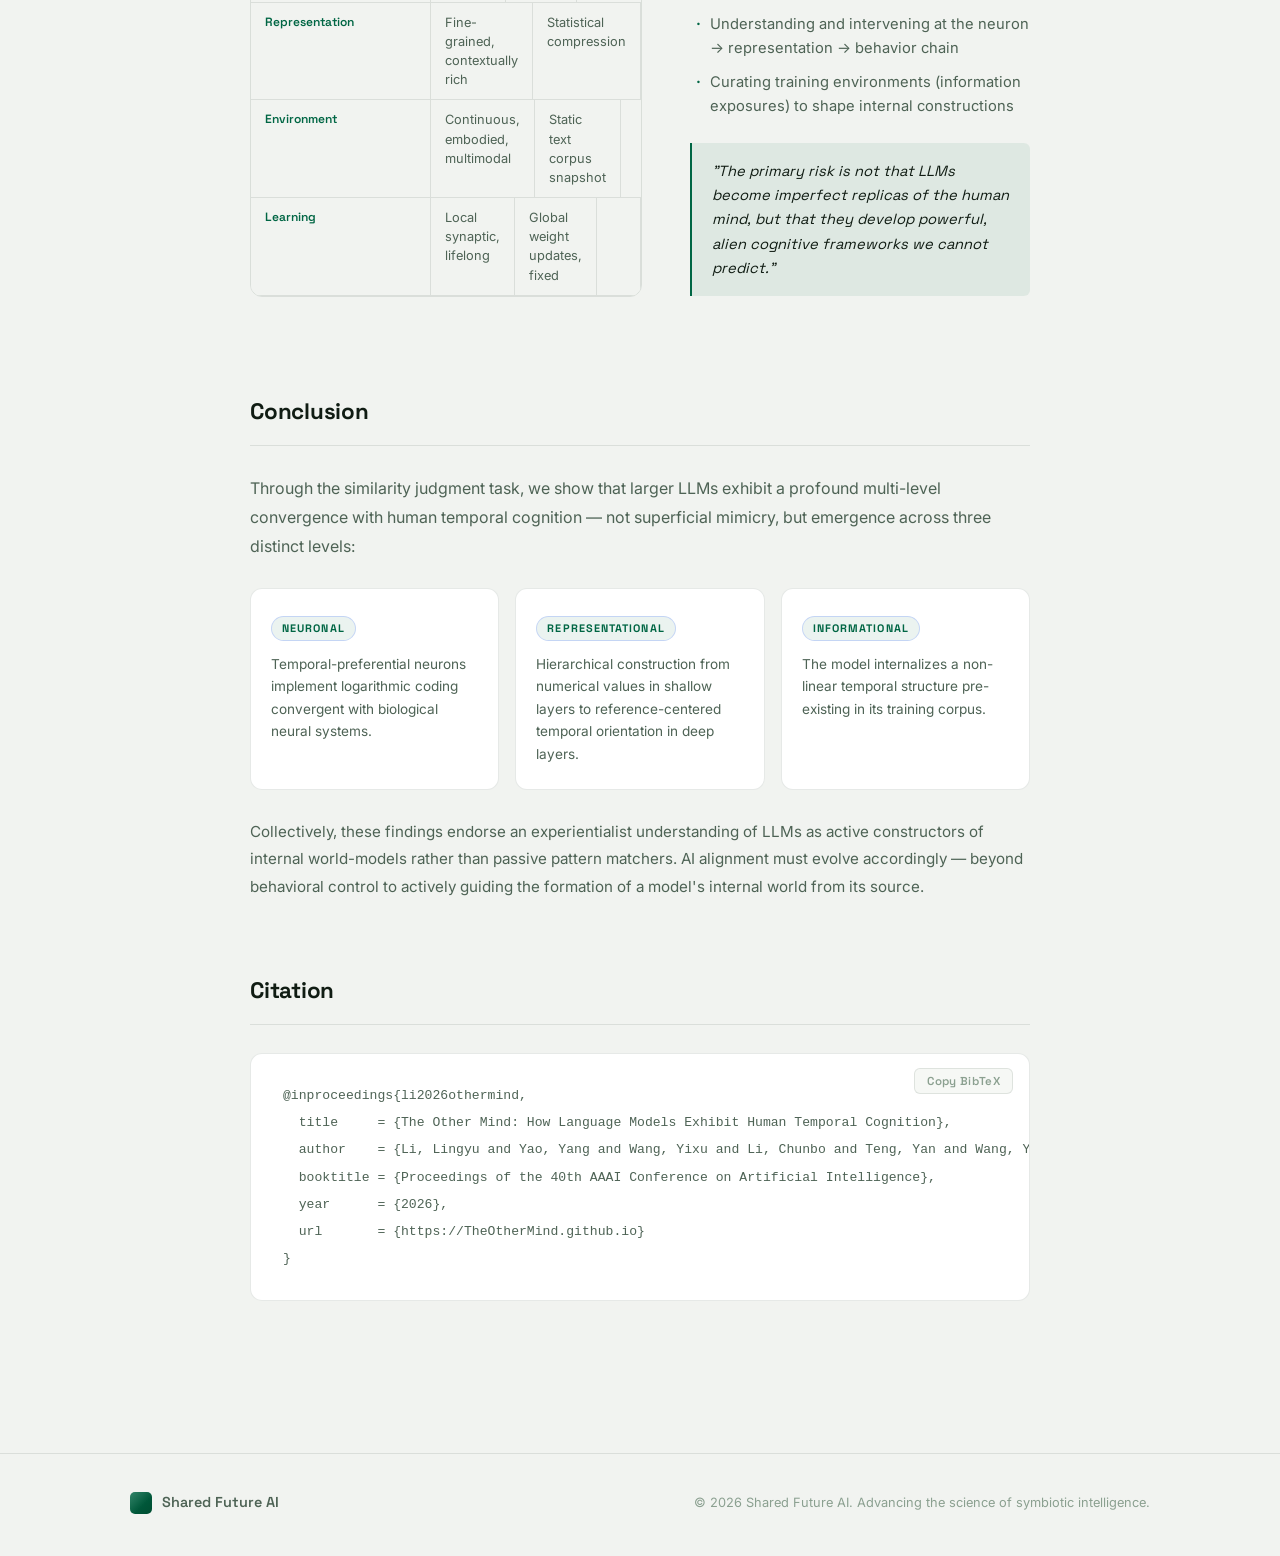
<file: the-other-mind.html>
<!DOCTYPE html>
<html lang="en">
<head>
  <meta charset="UTF-8" />
  <meta name="viewport" content="width=device-width, initial-scale=1.0" />
  <title>The Other Mind — Shared Future AI</title>
  <meta name="googlebot-scholar" content="noindex" />
  <link rel="stylesheet" href="style.css" />
  <link rel="stylesheet" href="paper.css" />
  <link rel="preconnect" href="https://fonts.googleapis.com" />
  <link rel="preconnect" href="https://fonts.gstatic.com" crossorigin />
  <link href="https://fonts.googleapis.com/css2?family=Inter:wght@300;400;500;600;700&family=Space+Grotesk:wght@400;500;600;700&display=swap" rel="stylesheet" />
</head>
<body class="paper-page">

  <!-- Site Nav -->
  <nav class="nav" id="nav">
    <div class="nav-inner">
      <a href="index.html" class="nav-logo">
        <span class="logo-mark"></span>
        <span class="logo-text">Shared Future AI</span>
      </a>
      <ul class="nav-links">
        <li><a href="index.html#manifesto">Manifesto</a></li>
        <li><a href="index.html#principles">Principles</a></li>
        <li><a href="index.html#research">Research</a></li>
        <li><a href="index.html#team">Team</a></li>
        <li><a href="index.html#contact" class="nav-cta">Contact</a></li>
      </ul>
    </div>
  </nav>

  <!-- Paper Hero -->
  <header class="paper-hero">
    <div class="paper-hero-inner container">
      <div class="paper-venue-row">
        <span class="pub-venue">AAAI 2026</span>
        <span class="paper-venue-divider">·</span>
        <span class="paper-venue-label">Cognitive Science &amp; AI Alignment</span>
      </div>

      <h1 class="paper-title">
        The Other Mind:<br />
        <em>How Language Models Exhibit Human Temporal Cognition</em>
      </h1>

      <div class="paper-authors">
        <span class="paper-author">Lingyu Li<sup>1,2</sup></span>
        <span class="paper-author">Yang Yao<sup>3</sup></span>
        <span class="paper-author">Yixu Wang<sup>1</sup></span>
        <span class="paper-author">Chunbo Li<sup>2</sup></span>
        <span class="paper-author">Yan Teng<sup>1†</sup></span>
        <span class="paper-author">Yingchun Wang<sup>1</sup></span>
      </div>

      <div class="paper-affiliations">
        <span><sup>1</sup>Shanghai Artificial Intelligence Laboratory</span>
        <span><sup>2</sup>Shanghai Jiao Tong University</span>
        <span><sup>3</sup>The University of Hong Kong</span>
      </div>
      <p class="paper-contact"><sup>†</sup>Corresponding author: <a href="mailto:tengyan@pjlab.org.cn">tengyan@pjlab.org.cn</a></p>

      <div class="paper-links">
        <a href="https://TheOtherMind.github.io" class="pub-link pub-link-primary" target="_blank" rel="noopener">
          <svg viewBox="0 0 16 16" fill="currentColor" xmlns="http://www.w3.org/2000/svg" aria-hidden="true">
            <path d="M8 0C3.58 0 0 3.58 0 8c0 3.54 2.29 6.53 5.47 7.59.4.07.55-.17.55-.38 0-.19-.01-.82-.01-1.49-2.01.37-2.53-.49-2.69-.94-.09-.23-.48-.94-.82-1.13-.28-.15-.68-.52-.01-.53.63-.01 1.08.58 1.23.82.72 1.21 1.87.87 2.33.66.07-.52.28-.87.51-1.07-1.78-.2-3.64-.89-3.64-3.95 0-.87.31-1.59.82-2.15-.08-.2-.36-1.02.08-2.12 0 0 .67-.21 2.2.82.64-.18 1.32-.27 2-.27.68 0 1.36.09 2 .27 1.53-1.04 2.2-.82 2.2-.82.44 1.1.16 1.92.08 2.12.51.56.82 1.27.82 2.15 0 3.07-1.87 3.75-3.65 3.95.29.25.54.73.54 1.48 0 1.07-.01 1.93-.01 2.2 0 .21.15.46.55.38A8.013 8.013 0 0016 8c0-4.42-3.58-8-8-8z"/>
          </svg>
          Project Page
        </a>
        <a href="#abstract" class="pub-link pub-link-ghost">Abstract</a>
        <a href="#methods" class="pub-link pub-link-ghost">Methods</a>
        <a href="#results" class="pub-link pub-link-ghost">Results</a>
        <a href="#citation" class="pub-link pub-link-ghost">Cite</a>
      </div>
    </div>
  </header>

  <!-- TL;DR strip -->
  <div class="paper-tldr">
    <div class="container">
      <span class="paper-tldr-label">TL;DR</span>
      <p>Large language models spontaneously develop a subjective temporal reference point (~2025) and compress perceived time logarithmically — mirroring the human Weber-Fechner law — through a multi-level convergence at the neuronal, representational, and informational levels.</p>
    </div>
  </div>

  <main class="paper-main container">

    <!-- Teaser figure -->
    <section class="paper-section paper-teaser" id="teaser">
      <div class="paper-fig paper-fig-wide">
        <div class="paper-fig-placeholder">
          <div class="paper-fig-label">Figure 1 · Motivation</div>
          <p>An experientialist perspective of LLMs' human-like cognition as a subjective construction of a shared external world by a convergent internal representational system. Both humans and LLMs are situated in overlapping information environments; their architectural differences lead to distinct yet sometimes convergent cognitive outcomes.</p>
        </div>
        <figcaption>An experientialist perspective of LLMs' human-like cognition as a subjective construction of the shared external world by a convergent internal representational system.</figcaption>
      </div>
    </section>

    <!-- Abstract -->
    <section class="paper-section" id="abstract">
      <h2 class="paper-section-title">Abstract</h2>
      <div class="paper-abstract-body">
        <p>As Large Language Models (LLMs) continue to advance, they exhibit certain cognitive patterns similar to those of humans that are not directly specified in training data. This study investigates this phenomenon by focusing on <strong>temporal cognition</strong> in LLMs. Leveraging the similarity judgment task, we find that larger models spontaneously establish a <strong>subjective temporal reference point</strong> and adhere to the <strong>Weber-Fechner law</strong>, whereby the perceived distance logarithmically compresses as years recede from this reference point.</p>
        <p>To uncover the mechanisms behind this behavior, we conducted multiple analyses across neuronal, representational, and informational levels. We first identify a set of <strong>temporal-preferential neurons</strong> that exhibit minimal activation at the subjective reference point and implement a logarithmic coding scheme convergently found in biological systems. Probing representations of years reveals a <strong>hierarchical construction process</strong>, where years evolve from basic numerical values in shallow layers to abstract temporal orientation in deep layers. Finally, using pre-trained embedding models, we found that the training corpus itself possesses an inherent, non-linear temporal structure.</p>
        <p>In discussion, we propose an <strong>experientialist perspective</strong> for understanding these findings, where LLMs' cognition is viewed as a subjective construction of the external world by its internal representational system. This nuanced perspective implies the potential emergence of alien cognitive frameworks that humans cannot intuitively predict, pointing toward a direction for AI alignment that focuses on guiding internal constructions.</p>
      </div>
    </section>

    <!-- Key Findings overview -->
    <section class="paper-section" id="findings">
      <h2 class="paper-section-title">Key Findings</h2>
      <div class="paper-findings-grid">
        <div class="paper-finding-card">
          <div class="paper-finding-num">01</div>
          <h3>Subjective Temporal Reference</h3>
          <p>Larger LLMs spontaneously establish a temporal reference point near the present (~2025) and perceive time logarithmically outward from it — identical to the Weber-Fechner law in human psychophysics.</p>
        </div>
        <div class="paper-finding-card">
          <div class="paper-finding-num">02</div>
          <h3>Temporal-Preferential Neurons</h3>
          <p>A small subpopulation (0.67–1.71%) of FFN neurons concentrated in middle-to-late layers specifically encodes temporal information with logarithmic activation curves bottoming at the reference year.</p>
        </div>
        <div class="paper-finding-card">
          <div class="paper-finding-num">03</div>
          <h3>Hierarchical Representation</h3>
          <p>Shallow layers encode raw numerical distance; deep layers reconstruct a reference-centered abstract temporal structure — a developmental trajectory sharpening with model scale.</p>
        </div>
        <div class="paper-finding-card">
          <div class="paper-finding-num">04</div>
          <h3>Informational Pre-structure</h3>
          <p>The training corpus itself carries a non-linear temporal structure: years cluster densely in the distant past and future, providing raw material for the model's emergent temporal cognition.</p>
        </div>
      </div>
    </section>

    <!-- Methods -->
    <section class="paper-section" id="methods">
      <h2 class="paper-section-title">Methods</h2>

      <div class="paper-method-block">
        <h3 class="paper-subsection">1 · Similarity Judgment Task</h3>
        <p>We evaluate temporal cognition using a similarity judgment paradigm from cognitive science. For each pair of years drawn from 1525–2524, models are prompted to rate their similarity on a continuous 0–1 scale. With 1000 data points, this yields ~1 million pairwise judgments per model. A parallel <em>number-to-number</em> control replaces "year" with "number" to isolate temporal-specific processing.</p>

        <div class="paper-fig">
          <div class="paper-fig-placeholder">
            <div class="paper-fig-label">Figure 2 · Similarity Matrices</div>
            <p>Year-to-year (top row) and number-to-number (bottom row) similarity matrices across 12 models of varying scale. Larger models show a distinctive diagonal compression anchored near 2025, absent in the number control.</p>
          </div>
          <figcaption>Similarity matrices for the year-to-year (upper) and number-to-number (lower) tasks. The reference-log-linear structure emerges clearly in larger models.</figcaption>
        </div>

        <div class="paper-inset">
          <h4>Distance Metrics</h4>
          <ul class="paper-metric-list">
            <li>
              <strong>Log-Linear</strong>
              <span>d<sub>log</sub>(i,j) = |log(i) − log(j)|</span>
              <p>Weber-Fechner law without reference; predicts number cognition well.</p>
            </li>
            <li>
              <strong>Reference-Log-Linear</strong>
              <span>d<sub>ref</sub>(i,j) = |log|R−i| ○ log|R−j||</span>
              <p>Logarithmic distance from a subjective reference point R ≈ 2025; best predictor for larger models on the year task.</p>
            </li>
            <li>
              <strong>Levenshtein</strong>
              <span>d<sub>lev</sub>(i,j)</span>
              <p>String-edit distance; captures surface orthographic similarity that emerges in deeper layers.</p>
            </li>
          </ul>
        </div>

        <p>Models tested: 12 total — <strong>Qwen2.5</strong> (1.5B → 72B), <strong>Llama 3</strong> (1B → 70B), <strong>GPT-4o</strong>, <strong>Gemini-2.0-Flash</strong>. Temperature fixed at 0 for deterministic outputs.</p>
      </div>

      <div class="paper-method-block">
        <h3 class="paper-subsection">2 · Neural Coding Analysis</h3>
        <p>For each year 1525–2524, we extract FFN neuron activations across all transformer layers at the last-token position, under both temporal ("Year: x-x-x-x") and numerical ("Number: x-x-x-x") input formats. Temporal-preferential neurons are identified by three joint criteria:</p>
        <ul class="paper-criteria-list">
          <li><strong>Effect size</strong> — Cohen's d &gt; 2.0 between temporal and numerical conditions</li>
          <li><strong>Statistical significance</strong> — FDR-corrected p &lt; 0.0001 (Benjamini-Hochberg)</li>
          <li><strong>Consistency</strong> — Preference for temporal condition in &gt; 95% of years</li>
        </ul>
        <p>The top 1,000 temporal-preferential neurons (by effect size) are then analyzed for their mean activation curve across years to assess logarithmic encoding.</p>
      </div>

      <div class="paper-method-block">
        <h3 class="paper-subsection">3 · Representational Structure</h3>
        <p>Layer-by-layer linear probes (affine transformations f(h) = w·h + b) are trained to predict each of the three theoretical distances from hidden states at each layer. We use MSE loss, the Adam optimizer (lr = 1e-4), and evaluate via adjusted R² per layer. For large models, ~25 layers are sampled proportionally across network depth.</p>

        <div class="paper-fig">
          <div class="paper-fig-placeholder">
            <div class="paper-fig-label">Figure 3 · Representational Probing</div>
            <p>Layer-by-layer R² for each distance metric across the Qwen and Llama model families. Early layers favor d<sub>log</sub>; deeper layers increasingly favor d<sub>ref</sub>, with suppression of d<sub>log</sub> in the Qwen series.</p>
          </div>
          <figcaption>Layer-wise adjusted R² for three distance metrics across model families, revealing the hierarchical construction of temporal representation.</figcaption>
        </div>
      </div>

      <div class="paper-method-block">
        <h3 class="paper-subsection">4 · Information Exposure Analysis</h3>
        <p>To probe whether temporal structure exists in the training corpus independent of model internals, we analyze year semantics using three independently pre-trained embedding models: <strong>Qwen3-Embedding-8B</strong>, <strong>text-embedding-3-large</strong>, and <strong>Gemini-embedding-001</strong>. Cosine similarity matrices are constructed for all year pairs; MDS is applied for visualization. Linear regression quantifies how well each theoretical distance predicts corpus-level semantic distance.</p>
      </div>
    </section>

    <!-- Results -->
    <section class="paper-section" id="results">
      <h2 class="paper-section-title">Results</h2>

      <div class="paper-result-block">
        <h3 class="paper-subsection">Similarity Judgment Task</h3>
        <p>As models scale, a clear Weber-Fechner pattern emerges in the year-to-year task: pairs of years far from ~2025 are perceived as more similar than equidistant pairs near the reference. This pattern is absent in the number control. Quantitatively, the <strong>reference-log-linear distance achieves the highest R²</strong> in most models for the year task, while the log-linear distance best predicts the number task — consistent with prior work on numerical cognition in LLMs.</p>
        <p>Non-parametric estimation of reference points via diagonal sliding window (window = 5) yields clear reference years: Llama-3.1-70B (2010), Gemini-2.0-Flash (2011), GPT-4o (2024), Qwen2.5-14B (2012), Qwen2.5-72B (2020). Models also consistently assign higher similarity to pairs of future years than equivalent past pairs.</p>

        <div class="paper-fig">
          <div class="paper-fig-placeholder">
            <div class="paper-fig-label">Figure 4 · Reference Point Estimation</div>
            <p>Non-parametric sliding window estimation of subjective reference points across models. Larger models show sharper, more clearly defined reference minima near the present.</p>
          </div>
          <figcaption>Estimated subjective temporal reference points across 12 models using the diagonal sliding window method.</figcaption>
        </div>
      </div>

      <div class="paper-result-block">
        <h3 class="paper-subsection">Neural Coding Mechanism</h3>
        <p>Temporal-preferential neurons comprise 0.67–1.71% of total FFN neurons and concentrate in <strong>middle-to-late layers</strong>, indicating temporal cognition is a high-level abstract feature rather than early-layer processing. The mean activation of the top 1,000 temporal-preferential neurons forms a characteristic trough, bottoming at the reference year and rising logarithmically toward the past and future.</p>
        <p>Layer-wise regression confirms logarithmic encoding strengthens with model scale: in Qwen2.5-72B, layer-71 neurons achieve R² = 0.756 for past years. A notable <strong>past-future asymmetry</strong> in neural coding contributes to the behavioral tendency of higher future-pair similarity.</p>

        <div class="paper-fig">
          <div class="paper-fig-placeholder">
            <div class="paper-fig-label">Figure 5 · Temporal Neuron Activations</div>
            <p>Mean activation curves of the top 1,000 temporal-preferential neurons across years 1525–2524. The trough bottoms near the model's subjective reference point and exhibits logarithmic flanks — more pronounced in larger models.</p>
          </div>
          <figcaption>Mean activation of temporal-preferential neurons across years, showing logarithmic compression anchored at the subjective reference point.</figcaption>
        </div>
      </div>

      <div class="paper-result-block">
        <h3 class="paper-subsection">Representational Structure</h3>
        <p>Probing reveals a <strong>hierarchical construction</strong> from concrete to abstract:</p>
        <ul class="paper-prose-list">
          <li><strong>Llama series:</strong> Smaller models (1B, 3B) primarily encode log-linear distance throughout. Larger models (8B, 70B) develop comparable reference-log-linear strength in final layers — both representations coexist.</li>
          <li><strong>Qwen series:</strong> A sequential pattern: d<sub>log</sub> rises in early layers → d<sub>ref</sub> rises in middle layers → d<sub>ref</sub> peaks in later layers with concurrent <em>suppression</em> of d<sub>log</sub>. Levenshtein distance becomes significant in later layers of several large models.</li>
        </ul>
        <p>This trajectory confirms that temporal reference-orientation is a learned abstraction constructed progressively over network depth, not a surface-level pattern.</p>
      </div>

      <div class="paper-result-block">
        <h3 class="paper-subsection">Information Exposure</h3>
        <p>All three embedding models reveal the same non-linear temporal structure in corpus semantics: <strong>dense clustering</strong> in the distant past and future, mirroring the behavioral pattern. Future years cluster tightly due to lower information richness — fewer distinct documented events — causing greater semantic overlap. This corpus-level structure provides the raw material for the model's emergent temporal asymmetry.</p>
        <p>Quantitative regression confirms that reference-log-linear distance best explains corpus semantic distances, linking informational pre-structure directly to behavioral outcomes.</p>

        <div class="paper-fig">
          <div class="paper-fig-placeholder">
            <div class="paper-fig-label">Figure 6 · Embedding Space Structure</div>
            <p>MDS visualization of year semantic distances from three embedding models. Years cluster densely at the extremes and spread near the present, with future years showing notably high mutual similarity.</p>
          </div>
          <figcaption>MDS projection of pairwise semantic distances between years as encoded in pre-trained embedding models.</figcaption>
        </div>
      </div>
    </section>

    <!-- Discussion -->
    <section class="paper-section" id="discussion">
      <h2 class="paper-section-title">Discussion</h2>

      <div class="paper-discussion-cols">
        <div>
          <h3 class="paper-subsection">The Experientialist Perspective</h3>
          <p>Our findings align with experientialist philosophy in cognitive science: cognitive patterns are irreducible phenomena where representational systems <em>actively construct</em> subjective models of the external world they are situated in. LLMs' temporal cognition is not simple data regurgitation nor human imitation — it is genuine subjective construction shaped by the interplay of architecture and informational environment.</p>
          <p>This framing resolves the apparent paradox of human-like cognition in systems so architecturally different from biological brains. Both systems are exposed to overlapping information environments; convergent cognitive outcomes can emerge from this shared exposure even across radically different architectures.</p>

          <div class="paper-comparison-table">
            <div class="paper-comparison-header">
              <span>Dimension</span>
              <span>Human</span>
              <span>LLM</span>
            </div>
            <div class="paper-comparison-row">
              <span>Architecture</span>
              <span>Sparse, small-world, analog</span>
              <span>Dense, all-to-all, digital</span>
            </div>
            <div class="paper-comparison-row">
              <span>Representation</span>
              <span>Fine-grained, contextually rich</span>
              <span>Statistical compression</span>
            </div>
            <div class="paper-comparison-row">
              <span>Environment</span>
              <span>Continuous, embodied, multimodal</span>
              <span>Static text corpus snapshot</span>
            </div>
            <div class="paper-comparison-row">
              <span>Learning</span>
              <span>Local synaptic, lifelong</span>
              <span>Global weight updates, fixed</span>
            </div>
          </div>
        </div>

        <div>
          <h3 class="paper-subsection">Implications for AI Alignment</h3>
          <p>Behavioral alignment paradigms — RLHF, constitutional AI, red teaming — treat LLMs as black boxes to be constrained externally. As models scale, this paradigm faces a fundamental limitation: it cannot anticipate or shape the <em>internal constructions</em> that produce behavior.</p>
          <p>The experientialist perspective suggests a different target: alignment must engage with the formative process by which a model's representational system builds its subjective world model. The goal shifts from making AI safe to making <em>safe AI</em> — systems whose emergent cognitive patterns are inherently aligned because their internal world-models are shaped accordingly.</p>
          <p>Concretely, this requires:</p>
          <ul class="paper-prose-list">
            <li>Monitoring emergent representational and cognitive patterns during training</li>
            <li>Understanding and intervening at the neuron → representation → behavior chain</li>
            <li>Curating training environments (information exposures) to shape internal constructions</li>
          </ul>
          <div class="paper-callout">
            <p>"The primary risk is not that LLMs become imperfect replicas of the human mind, but that they develop powerful, alien cognitive frameworks we cannot predict."</p>
          </div>
        </div>
      </div>
    </section>

    <!-- Conclusion -->
    <section class="paper-section" id="conclusion">
      <h2 class="paper-section-title">Conclusion</h2>
      <p class="paper-conclusion-lead">Through the similarity judgment task, we show that larger LLMs exhibit a profound multi-level convergence with human temporal cognition — not superficial mimicry, but emergence across three distinct levels:</p>
      <div class="paper-conclusion-levels">
        <div class="paper-conclusion-level">
          <span class="paper-level-badge">Neuronal</span>
          <p>Temporal-preferential neurons implement logarithmic coding convergent with biological neural systems.</p>
        </div>
        <div class="paper-conclusion-level">
          <span class="paper-level-badge">Representational</span>
          <p>Hierarchical construction from numerical values in shallow layers to reference-centered temporal orientation in deep layers.</p>
        </div>
        <div class="paper-conclusion-level">
          <span class="paper-level-badge">Informational</span>
          <p>The model internalizes a non-linear temporal structure pre-existing in its training corpus.</p>
        </div>
      </div>
      <p>Collectively, these findings endorse an experientialist understanding of LLMs as active constructors of internal world-models rather than passive pattern matchers. AI alignment must evolve accordingly — beyond behavioral control to actively guiding the formation of a model's internal world from its source.</p>
    </section>

    <!-- Citation -->
    <section class="paper-section" id="citation">
      <h2 class="paper-section-title">Citation</h2>
      <div class="paper-citation-block">
        <pre><code>@inproceedings{li2026othermind,
  title     = {The Other Mind: How Language Models Exhibit Human Temporal Cognition},
  author    = {Li, Lingyu and Yao, Yang and Wang, Yixu and Li, Chunbo and Teng, Yan and Wang, Yingchun},
  booktitle = {Proceedings of the 40th AAAI Conference on Artificial Intelligence},
  year      = {2026},
  url       = {https://TheOtherMind.github.io}
}</code></pre>
        <button class="paper-copy-btn" onclick="navigator.clipboard.writeText(this.previousElementSibling.textContent.trim()).then(()=>{this.textContent='Copied!';setTimeout(()=>this.textContent='Copy BibTeX',2000)})">Copy BibTeX</button>
      </div>
    </section>

  </main>

  <!-- Footer -->
  <footer class="footer">
    <div class="container footer-inner">
      <div class="footer-left">
        <span class="logo-mark footer-logo-mark"></span>
        <span class="footer-name">Shared Future AI</span>
      </div>
      <p class="footer-copy">
        &copy; <span id="year"></span> Shared Future AI. Advancing the science of symbiotic intelligence.
      </p>
    </div>
  </footer>

  <script src="main.js"></script>
</body>
</html>
</file>
<file: style.css>
/* ============================================================
   Shared Future AI — Stylesheet
   ============================================================ */

/* ── Reset & Custom Properties ─────────────────────────────── */
*, *::before, *::after {
  box-sizing: border-box;
  margin: 0;
  padding: 0;
}

:root {
  --bg: #f1f3f0;
  --bg-2: #e4e7e2;
  --bg-card: #ffffff;
  --bg-card-hover: #f6f8f5;

  --border: rgba(15, 38, 20, 0.1);
  --border-hover: rgba(15, 38, 20, 0.22);

  --text-primary: #101c13;
  --text-secondary: #4e6355;
  --text-muted: #8ba090;

  --accent: #006644;
  --accent-dim: rgba(0, 102, 68, 0.08);
  --accent-glow: rgba(0, 102, 68, 0.18);
  --accent-2: #004d32;

  --font-sans: 'Inter', system-ui, -apple-system, sans-serif;
  --font-display: 'Space Grotesk', 'Inter', system-ui, sans-serif;

  --radius: 12px;
  --radius-sm: 6px;
  --radius-lg: 20px;

  --transition: 0.25s cubic-bezier(0.4, 0, 0.2, 1);
  --transition-slow: 0.5s cubic-bezier(0.4, 0, 0.2, 1);

  --max-width: 1100px;
  --section-gap: 120px;
}

html {
  scroll-behavior: smooth;
  font-size: 16px;
}

body {
  background-color: var(--bg);
  color: var(--text-primary);
  font-family: var(--font-sans);
  line-height: 1.7;
  -webkit-font-smoothing: antialiased;
  overflow-x: hidden;
}

a {
  color: inherit;
  text-decoration: none;
}

/* ── Utilities ──────────────────────────────────────────────── */
.container {
  max-width: var(--max-width);
  margin: 0 auto;
  padding: 0 40px;
}

.section {
  padding: var(--section-gap) 0;
}

.section-label {
  font-family: var(--font-display);
  font-size: 0.7rem;
  font-weight: 600;
  letter-spacing: 0.18em;
  text-transform: uppercase;
  color: var(--accent);
  margin-bottom: 16px;
}

.section-title {
  font-family: var(--font-display);
  font-size: clamp(2rem, 4vw, 2.75rem);
  font-weight: 700;
  color: var(--text-primary);
  line-height: 1.2;
  margin-bottom: 24px;
}

.section-intro {
  font-size: 1.05rem;
  color: var(--text-secondary);
  max-width: 600px;
  margin-bottom: 64px;
}

/* ── Buttons ────────────────────────────────────────────────── */
.btn {
  display: inline-flex;
  align-items: center;
  gap: 8px;
  padding: 13px 26px;
  border-radius: var(--radius-sm);
  font-size: 0.875rem;
  font-weight: 600;
  font-family: var(--font-display);
  letter-spacing: 0.01em;
  cursor: pointer;
  transition: all var(--transition);
  border: 1px solid transparent;
  white-space: nowrap;
}

.btn-primary {
  background: var(--accent);
  color: #fff;
  border-color: var(--accent);
}

.btn-primary:hover {
  background: #1a8057;
  border-color: #1a8057;
  transform: translateY(-1px);
  box-shadow: 0 8px 30px var(--accent-glow);
}

.btn-ghost {
  background: transparent;
  color: var(--text-primary);
  border-color: var(--border);
}

.btn-ghost:hover {
  border-color: var(--border-hover);
  background: rgba(15, 38, 20, 0.05);
  transform: translateY(-1px);
}

.btn-outline {
  background: transparent;
  color: var(--accent);
  border-color: rgba(0, 102, 68, 0.35);
}

.btn-outline:hover {
  background: var(--accent-dim);
  border-color: var(--accent);
}

/* ── Navigation ─────────────────────────────────────────────── */
.nav {
  position: fixed;
  top: 0;
  left: 0;
  right: 0;
  z-index: 1000;
  transition: background var(--transition), border-color var(--transition);
  border-bottom: 1px solid transparent;
}

.nav.scrolled {
  background: rgba(235, 238, 230, 0.92);
  backdrop-filter: blur(16px);
  -webkit-backdrop-filter: blur(16px);
  border-color: var(--border);
}

.nav-inner {
  max-width: var(--max-width);
  margin: 0 auto;
  padding: 0 40px;
  height: 68px;
  display: flex;
  align-items: center;
  justify-content: space-between;
  gap: 24px;
}

.nav-logo {
  display: flex;
  align-items: center;
  gap: 10px;
  font-family: var(--font-display);
  font-size: 1rem;
  font-weight: 600;
  color: var(--text-primary);
  transition: opacity var(--transition);
}

.nav-logo:hover { opacity: 0.7; }

.logo-mark {
  width: 28px;
  height: 28px;
  border-radius: 7px;
  background: linear-gradient(135deg, var(--accent) 0%, var(--accent-2) 100%);
  display: block;
  flex-shrink: 0;
  position: relative;
  overflow: hidden;
}

.logo-mark::after {
  content: '';
  position: absolute;
  inset: 0;
  background: linear-gradient(135deg, rgba(255,255,255,0.2) 0%, transparent 60%);
}

.nav-links {
  list-style: none;
  display: flex;
  align-items: center;
  gap: 4px;
}

.nav-links a {
  display: block;
  padding: 7px 14px;
  font-size: 0.875rem;
  font-weight: 500;
  color: var(--text-secondary);
  border-radius: var(--radius-sm);
  transition: color var(--transition), background var(--transition);
}

.nav-links a:hover,
.nav-links a.active {
  color: var(--text-primary);
  background: rgba(15, 38, 20, 0.06);
}

.nav-links .nav-cta {
  color: var(--accent);
  border: 1px solid rgba(0, 102, 68, 0.3);
  padding: 7px 16px;
}

.nav-links .nav-cta:hover {
  background: var(--accent-dim);
  border-color: var(--accent);
  color: var(--accent);
}

.nav-toggle {
  display: none;
  flex-direction: column;
  gap: 5px;
  background: none;
  border: none;
  cursor: pointer;
  padding: 4px;
}

.nav-toggle span {
  display: block;
  width: 22px;
  height: 2px;
  background: var(--text-primary);
  border-radius: 2px;
  transition: transform var(--transition), opacity var(--transition);
}

/* ── Hero ───────────────────────────────────────────────────── */
.hero {
  position: relative;
  min-height: 100svh;
  display: flex;
  align-items: center;
  justify-content: center;
  overflow: hidden;
  padding: 100px 40px 80px;
  background: var(--bg);
}

.hero::before {
  content: '';
  position: absolute;
  inset: 0;
  background:
    radial-gradient(ellipse 80% 60% at 50% 0%, rgba(0,102,68,0.07) 0%, transparent 70%),
    radial-gradient(ellipse 50% 50% at 80% 80%, rgba(0,77,50,0.05) 0%, transparent 60%);
  pointer-events: none;
}

.hero-canvas {
  position: absolute;
  inset: 0;
  width: 100%;
  height: 100%;
  pointer-events: none;
}

.hero-content {
  position: relative;
  z-index: 1;
  text-align: center;
  max-width: 760px;
}

.hero-label {
  font-size: 0.72rem;
  font-weight: 600;
  letter-spacing: 0.2em;
  text-transform: uppercase;
  color: var(--accent);
  margin-bottom: 24px;
  font-family: var(--font-display);
}

.hero-title {
  font-family: var(--font-display);
  font-size: clamp(3.5rem, 8vw, 6.5rem);
  font-weight: 700;
  line-height: 1.05;
  letter-spacing: -0.02em;
  color: var(--text-primary);
  margin-bottom: 28px;
}

.hero-title em {
  font-style: normal;
  background: linear-gradient(135deg, var(--accent) 0%, var(--accent-2) 100%);
  -webkit-background-clip: text;
  -webkit-text-fill-color: transparent;
  background-clip: text;
}

.hero-subtitle {
  font-size: clamp(1rem, 2vw, 1.2rem);
  color: var(--text-secondary);
  line-height: 1.65;
  margin-bottom: 44px;
}

.hero-actions {
  display: flex;
  gap: 12px;
  justify-content: center;
  flex-wrap: wrap;
}

/* Wave divider at bottom of hero */
.hero-wave {
  position: absolute;
  bottom: -1px;
  left: 0;
  right: 0;
  height: 80px;
  overflow: hidden;
  pointer-events: none;
}

.hero-wave svg {
  position: absolute;
  bottom: 0;
  width: 200%;
  height: 100%;
  animation: waveDrift 9s linear infinite;
}

.hero-wave svg:nth-child(2) {
  opacity: 0.5;
  animation-duration: 13s;
  animation-direction: reverse;
}

@keyframes waveDrift {
  from { transform: translateX(0); }
  to   { transform: translateX(-50%); }
}

.hero-scroll-hint {
  position: absolute;
  bottom: 36px;
  left: 50%;
  transform: translateX(-50%);
  display: flex;
  flex-direction: column;
  align-items: center;
  gap: 8px;
  color: var(--text-muted);
  font-size: 0.68rem;
  letter-spacing: 0.15em;
  text-transform: uppercase;
  font-family: var(--font-display);
}

.scroll-line {
  width: 1px;
  height: 40px;
  background: linear-gradient(to bottom, var(--text-muted), transparent);
  animation: scrollPulse 2.5s ease-in-out infinite;
}

@keyframes scrollPulse {
  0%, 100% { opacity: 0.4; transform: scaleY(1); }
  50% { opacity: 1; transform: scaleY(0.7); }
}

/* ── Manifesto ──────────────────────────────────────────────── */
.manifesto {
  background: var(--bg-2);
  border-top: 1px solid var(--border);
  border-bottom: 1px solid var(--border);
}

.manifesto-intro {
  max-width: 720px;
}

.manifesto-intro p {
  font-size: 1.05rem;
  color: var(--text-secondary);
  margin-bottom: 24px;
}

.manifesto-intro p:last-child { margin-bottom: 0; }

.manifesto-bold {
  font-size: 1.3rem !important;
  font-family: var(--font-display);
  color: var(--text-primary) !important;
  font-weight: 600;
  line-height: 1.4;
}

.manifesto-intro strong { color: var(--text-primary); }
.manifesto-intro em { color: var(--accent); font-style: normal; }

/* ── Principles ─────────────────────────────────────────────── */
.principles { background: var(--bg); }

.principles-grid {
  display: grid;
  grid-template-columns: 1fr;
  gap: 2px;
  border: 1px solid var(--border);
  border-radius: var(--radius-lg);
  overflow: hidden;
}

.principle-card {
  display: grid;
  grid-template-columns: 80px 1fr;
  background: var(--bg-card);
  transition: background var(--transition);
  cursor: default;
}

.principle-card:hover {
  background: var(--bg-card-hover);
}

.principle-card + .principle-card {
  border-top: 1px solid var(--border);
}

.principle-index {
  display: flex;
  align-items: flex-start;
  justify-content: center;
  padding-top: 40px;
  font-family: var(--font-display);
  font-size: 1.1rem;
  font-weight: 700;
  color: var(--accent);
  border-right: 1px solid var(--border);
  letter-spacing: 0.04em;
}

.principle-body {
  padding: 40px 44px;
}

.principle-body h3 {
  font-family: var(--font-display);
  font-size: 1.3rem;
  font-weight: 700;
  color: var(--text-primary);
  margin-bottom: 6px;
  line-height: 1.3;
}

.principle-subtitle {
  font-size: 0.8rem;
  font-weight: 600;
  letter-spacing: 0.04em;
  color: var(--accent);
  margin-bottom: 20px;
  font-family: var(--font-display);
}

.principle-body p {
  font-size: 0.95rem;
  color: var(--text-secondary);
  margin-bottom: 16px;
  max-width: 620px;
}

.principle-body p:last-child { margin-bottom: 0; }
.principle-body em { color: var(--text-primary); font-style: normal; }

/* ── Research ───────────────────────────────────────────────── */
.research {
  background: var(--bg-2);
  border-top: 1px solid var(--border);
  border-bottom: 1px solid var(--border);
}

.research-grid {
  display: grid;
  grid-template-columns: repeat(3, 1fr);
  gap: 1px;
  background: var(--border);
  border: 1px solid var(--border);
  border-radius: var(--radius-lg);
  overflow: hidden;
}

.research-item {
  background: var(--bg-card);
  padding: 36px 32px;
  transition: background var(--transition);
}

.research-item:hover {
  background: var(--bg-card-hover);
}

.research-icon {
  width: 44px;
  height: 44px;
  margin-bottom: 20px;
  color: var(--accent);
  opacity: 0.85;
}

.research-item h4 {
  font-family: var(--font-display);
  font-size: 1rem;
  font-weight: 600;
  color: var(--text-primary);
  margin-bottom: 10px;
  line-height: 1.3;
}

.research-item p {
  font-size: 0.875rem;
  color: var(--text-secondary);
  line-height: 1.65;
}

/* ── Vision ─────────────────────────────────────────────────── */
.vision {
  background: var(--bg-2);
  padding: 140px 0;
  border-top: 1px solid var(--border);
}

.vision-inner {
  text-align: center;
  max-width: 800px;
  margin: 0 auto;
}

.vision-quote {
  margin-bottom: 40px;
  position: relative;
}

.vision-quote::before {
  content: '\201C';
  position: absolute;
  top: -60px;
  left: 50%;
  transform: translateX(-50%);
  font-size: 8rem;
  font-family: Georgia, serif;
  color: var(--accent);
  opacity: 0.12;
  line-height: 1;
  pointer-events: none;
}

.vision-quote p {
  font-family: var(--font-display);
  font-size: clamp(1.15rem, 2.5vw, 1.5rem);
  font-weight: 500;
  color: var(--text-primary);
  line-height: 1.6;
  margin-bottom: 20px;
}

.vision-quote footer {
  font-size: 0.82rem;
  color: var(--text-muted);
  letter-spacing: 0.04em;
}

.vision-coda {
  font-size: 1.1rem;
  color: var(--accent);
  font-style: italic;
  font-family: var(--font-display);
  font-weight: 500;
}

/* ── Team ───────────────────────────────────────────────────── */
.team { background: var(--bg); border-top: 1px solid var(--border); }

.team-placeholder {
  display: flex;
  flex-direction: column;
  align-items: flex-start;
  gap: 24px;
}

.team-placeholder p {
  color: var(--text-muted);
  font-size: 0.95rem;
}

/* ── Contact ────────────────────────────────────────────────── */
.contact {
  background: var(--bg-2);
  border-top: 1px solid var(--border);
}

.contact-grid {
  display: grid;
  grid-template-columns: repeat(3, 1fr);
  gap: 24px;
}

.contact-item {
  background: var(--bg-card);
  border: 1px solid var(--border);
  border-radius: var(--radius);
  padding: 32px;
  transition: border-color var(--transition), background var(--transition);
}

.contact-item:hover {
  border-color: var(--border-hover);
  background: var(--bg-card-hover);
}

.contact-item h4 {
  font-family: var(--font-display);
  font-size: 1rem;
  font-weight: 600;
  color: var(--text-primary);
  margin-bottom: 8px;
}

.contact-item p {
  font-size: 0.875rem;
  color: var(--text-secondary);
  margin-bottom: 16px;
  line-height: 1.6;
}

.contact-link {
  font-size: 0.875rem;
  color: var(--accent);
  font-weight: 500;
  transition: color var(--transition);
}

.contact-link:hover {
  color: var(--accent-2);
  text-decoration: underline;
  text-decoration-color: rgba(0, 102, 68, 0.4);
  text-underline-offset: 3px;
}

/* ── Footer ─────────────────────────────────────────────────── */
.footer {
  background: var(--bg);
  border-top: 1px solid var(--border);
  padding: 36px 0;
}

.footer-inner {
  display: flex;
  align-items: center;
  justify-content: space-between;
  gap: 20px;
  flex-wrap: wrap;
}

.footer-left {
  display: flex;
  align-items: center;
  gap: 10px;
}

.footer-logo-mark {
  width: 22px;
  height: 22px;
  border-radius: 5px;
}

.footer-name {
  font-family: var(--font-display);
  font-size: 0.9rem;
  font-weight: 600;
  color: var(--text-secondary);
}

.footer-copy {
  font-size: 0.8rem;
  color: var(--text-muted);
}

/* ── Reveal Animations ──────────────────────────────────────── */
.reveal {
  opacity: 0;
  transform: translateY(28px);
  transition: opacity 0.7s cubic-bezier(0.4, 0, 0.2, 1),
              transform 0.7s cubic-bezier(0.4, 0, 0.2, 1);
}

.reveal.visible {
  opacity: 1;
  transform: none;
}

/* ── Responsive ─────────────────────────────────────────────── */
@media (max-width: 900px) {
  :root { --section-gap: 80px; }

  .container { padding: 0 24px; }
  .nav-inner { padding: 0 24px; }
  .hero { padding: 100px 24px 80px; }

  .nav-links {
    display: none;
    position: fixed;
    inset: 68px 0 0 0;
    background: rgba(247, 243, 237, 0.97);
    backdrop-filter: blur(16px);
    flex-direction: column;
    align-items: center;
    justify-content: center;
    gap: 8px;
    z-index: 999;
  }

  .nav-links.open { display: flex; }

  .nav-links a {
    font-size: 1.1rem;
    padding: 12px 24px;
  }

  .nav-toggle { display: flex; }

  .principles-grid {
    border-radius: var(--radius);
  }

  .principle-card {
    grid-template-columns: 52px 1fr;
  }

  .principle-index {
    padding-top: 28px;
    font-size: 0.9rem;
  }

  .principle-body {
    padding: 28px 24px;
  }

  .research-grid {
    grid-template-columns: 1fr 1fr;
    border-radius: var(--radius);
  }

  .contact-grid {
    grid-template-columns: 1fr;
  }
}

@media (max-width: 600px) {
  :root { --section-gap: 60px; }

  .principle-card {
    grid-template-columns: 1fr;
  }

  .principle-index {
    justify-content: flex-start;
    padding: 24px 24px 0;
    border-right: none;
    border-bottom: 1px solid var(--border);
  }

  .principle-body {
    padding: 20px 24px 28px;
  }

  .research-grid {
    grid-template-columns: 1fr;
  }

  .vision { padding: 80px 0; }
  .vision-quote::before { display: none; }

  .footer-inner {
    flex-direction: column;
    align-items: flex-start;
  }

  .hero { padding: 90px 20px 70px; }
  .container { padding: 0 20px; }
  .nav-inner { padding: 0 20px; }
}

@media (max-width: 420px) {
  .br-desktop { display: none; }
  .hero-actions { flex-direction: column; align-items: center; }
}

/* ── Publications ───────────────────────────────────────────── */
.publications {
  background: var(--bg-2);
  border-top: 1px solid var(--border);
  border-bottom: 1px solid var(--border);
}

.pub-list {
  display: flex;
  flex-direction: column;
  gap: 24px;
}

.pub-card {
  position: relative;
  background: var(--bg-card);
  border: 1px solid var(--border);
  border-radius: var(--radius-lg);
  overflow: hidden;
  transition: border-color var(--transition), background var(--transition),
              box-shadow var(--transition);
}

.pub-card:hover {
  border-color: var(--border-hover);
  background: var(--bg-card-hover);
  box-shadow: 0 0 40px rgba(0, 102, 68, 0.06), 0 4px 24px rgba(0, 102, 68, 0.04);
}

.pub-card::after {
  content: '';
  position: absolute;
  inset: 0;
  background: linear-gradient(105deg,
    transparent 40%,
    rgba(0, 102, 68, 0.03) 50%,
    transparent 60%);
  background-size: 200% 100%;
  background-position: 200% 0;
  transition: background-position 0.7s ease;
  pointer-events: none;
  border-radius: var(--radius-lg);
}

.pub-card:hover::after {
  background-position: -200% 0;
}

.pub-card-accent {
  position: absolute;
  top: 0;
  left: 0;
  right: 0;
  height: 2px;
  background: linear-gradient(90deg, var(--accent) 0%, var(--accent-2) 100%);
  opacity: 0.7;
}

.pub-card-inner {
  padding: 40px 44px;
}

.pub-meta {
  display: flex;
  align-items: center;
  flex-wrap: wrap;
  gap: 12px;
  margin-bottom: 20px;
}

.pub-venue {
  display: inline-flex;
  align-items: center;
  padding: 4px 12px;
  border-radius: 100px;
  background: var(--accent-dim);
  border: 1px solid rgba(0, 102, 68, 0.25);
  font-family: var(--font-display);
  font-size: 0.72rem;
  font-weight: 700;
  letter-spacing: 0.08em;
  color: var(--accent);
}

.pub-tags {
  display: flex;
  flex-wrap: wrap;
  gap: 8px;
}

.pub-tag {
  display: inline-flex;
  align-items: center;
  padding: 3px 10px;
  border-radius: 100px;
  background: rgba(15, 38, 20, 0.04);
  border: 1px solid var(--border);
  font-size: 0.72rem;
  font-weight: 500;
  color: var(--text-muted);
  letter-spacing: 0.02em;
}

.pub-title {
  font-family: var(--font-display);
  font-size: clamp(1.15rem, 2.2vw, 1.5rem);
  font-weight: 700;
  color: var(--text-primary);
  line-height: 1.3;
  margin-bottom: 14px;
  letter-spacing: -0.01em;
}

.pub-authors {
  font-size: 0.875rem;
  font-weight: 500;
  color: var(--text-secondary);
  margin-bottom: 6px;
  line-height: 1.5;
}

.pub-affiliations {
  font-size: 0.775rem;
  color: var(--text-muted);
  margin-bottom: 24px;
  line-height: 1.5;
}

.pub-abstract {
  font-size: 0.925rem;
  color: var(--text-secondary);
  line-height: 1.75;
  max-width: 820px;
  margin-bottom: 32px;
  border-left: 2px solid rgba(0, 102, 68, 0.2);
  padding-left: 20px;
}

.pub-abstract em {
  color: var(--accent);
  font-style: normal;
}

.pub-actions {
  display: flex;
  gap: 12px;
  flex-wrap: wrap;
}

.pub-link {
  display: inline-flex;
  align-items: center;
  gap: 8px;
  padding: 9px 20px;
  border-radius: var(--radius-sm);
  font-size: 0.825rem;
  font-weight: 600;
  font-family: var(--font-display);
  letter-spacing: 0.01em;
  transition: all var(--transition);
  cursor: pointer;
  border: 1px solid transparent;
}

.pub-link svg {
  width: 15px;
  height: 15px;
  flex-shrink: 0;
}

.pub-link-primary {
  background: var(--accent);
  color: #fff;
  border-color: var(--accent);
}

.pub-link-primary:hover {
  background: #1a8057;
  border-color: #1a8057;
  transform: translateY(-1px);
  box-shadow: 0 6px 24px var(--accent-glow);
}

.pub-link-ghost {
  background: transparent;
  color: var(--text-secondary);
  border-color: var(--border);
}

.pub-link-ghost:hover {
  border-color: var(--border-hover);
  color: var(--text-primary);
  background: rgba(15, 38, 20, 0.04);
  transform: translateY(-1px);
}

@media (max-width: 900px) {
  .pub-card-inner {
    padding: 28px 28px;
  }
}

@media (max-width: 600px) {
  .pub-card-inner {
    padding: 24px 20px;
  }

  .pub-meta {
    gap: 8px;
  }

  .pub-abstract {
    padding-left: 14px;
  }
}
</file>
<file: paper.css>
/* ============================================================
   paper.css — Project / Paper page styles
   Shared Future AI
   ============================================================ */

/* ── Paper page body override ───────────────────────────────── */
.paper-page {
  --section-gap: 80px;
}

/* ── Paper Hero ─────────────────────────────────────────────── */
.paper-hero {
  position: relative;
  overflow: hidden;
  padding: 120px 0 64px;
  background: var(--bg-2);
  border-bottom: 1px solid var(--border);
}

.paper-canvas {
  position: absolute;
  inset: 0;
  width: 100%;
  height: 100%;
  pointer-events: none;
}

.paper-hero-inner {
  max-width: 860px;
  margin: 0 auto;
  text-align: center;
}

.paper-venue-row {
  display: flex;
  align-items: center;
  justify-content: center;
  gap: 12px;
  margin-bottom: 32px;
}

.paper-venue-divider {
  color: var(--text-muted);
  font-size: 1.1rem;
}

.paper-venue-label {
  font-size: 0.8rem;
  color: var(--text-muted);
  letter-spacing: 0.05em;
  font-family: var(--font-display);
}

.paper-title {
  font-family: var(--font-display);
  font-size: clamp(1.8rem, 4.5vw, 3rem);
  font-weight: 700;
  color: var(--text-primary);
  line-height: 1.2;
  letter-spacing: -0.02em;
  margin-bottom: 36px;
}

.paper-title em {
  font-style: normal;
  background: linear-gradient(135deg, var(--accent) 0%, var(--accent-2) 100%);
  -webkit-background-clip: text;
  -webkit-text-fill-color: transparent;
  background-clip: text;
}

.paper-authors {
  display: flex;
  flex-wrap: wrap;
  justify-content: center;
  gap: 6px 20px;
  margin-bottom: 16px;
}

.paper-author {
  font-size: 0.95rem;
  font-weight: 500;
  color: var(--text-primary);
  white-space: nowrap;
}

.paper-author sup {
  font-size: 0.65em;
  color: var(--accent);
}

.paper-affiliations {
  display: flex;
  flex-wrap: wrap;
  justify-content: center;
  gap: 8px 24px;
  margin-bottom: 10px;
}

.paper-affiliations span {
  font-size: 0.8rem;
  color: var(--text-muted);
}

.paper-affiliations sup {
  font-size: 0.7em;
  color: var(--accent);
}

.paper-contact {
  font-size: 0.78rem;
  color: var(--text-muted);
  margin-bottom: 40px;
}

.paper-contact a {
  color: var(--accent);
  transition: color var(--transition);
}

.paper-contact a:hover { color: #8aadff; }

.paper-links {
  display: flex;
  flex-wrap: wrap;
  justify-content: center;
  gap: 10px;
}

/* ── TL;DR strip ────────────────────────────────────────────── */
.paper-tldr {
  background: var(--accent-dim);
  border-bottom: 1px solid rgba(108, 143, 255, 0.2);
  padding: 20px 0;
}

.paper-tldr .container {
  display: flex;
  gap: 16px;
  align-items: baseline;
  max-width: 860px;
  margin: 0 auto;
}

.paper-tldr-label {
  font-family: var(--font-display);
  font-size: 0.65rem;
  font-weight: 700;
  letter-spacing: 0.14em;
  text-transform: uppercase;
  color: var(--accent);
  flex-shrink: 0;
  margin-top: 2px;
}

.paper-tldr p {
  font-size: 0.92rem;
  color: var(--text-secondary);
  line-height: 1.65;
}

/* ── Main content ───────────────────────────────────────────── */
.paper-main {
  max-width: 860px;
  margin: 0 auto;
  padding-top: 72px;
  padding-bottom: 80px;
}

/* ── Section titles ─────────────────────────────────────────── */
.paper-section {
  margin-bottom: 72px;
  scroll-margin-top: 88px;
}

.paper-section-title {
  font-family: var(--font-display);
  font-size: 1.4rem;
  font-weight: 700;
  color: var(--text-primary);
  letter-spacing: -0.01em;
  margin-bottom: 28px;
  padding-bottom: 14px;
  border-bottom: 1px solid var(--border);
}

.paper-subsection {
  font-family: var(--font-display);
  font-size: 1.05rem;
  font-weight: 600;
  color: var(--text-primary);
  margin: 32px 0 14px;
  letter-spacing: -0.005em;
}

/* ── Abstract ───────────────────────────────────────────────── */
.paper-abstract-body p {
  font-size: 1rem;
  color: var(--text-secondary);
  line-height: 1.8;
  margin-bottom: 18px;
}

.paper-abstract-body p:last-child { margin-bottom: 0; }

.paper-abstract-body strong { color: var(--text-primary); }

/* ── Teaser ─────────────────────────────────────────────────── */
.paper-teaser {
  margin-bottom: 80px;
}

/* ── Figures ────────────────────────────────────────────────── */
.paper-fig {
  margin: 28px 0;
}

.paper-fig-wide {
  margin-left: -20px;
  margin-right: -20px;
}

.paper-fig-placeholder {
  background: var(--bg-card);
  border: 1px solid var(--border);
  border-radius: var(--radius);
  padding: 40px 36px;
  min-height: 200px;
  display: flex;
  flex-direction: column;
  gap: 12px;
  position: relative;
}

.paper-fig-wide .paper-fig-placeholder {
  min-height: 260px;
  border-radius: var(--radius-lg);
}

.paper-fig-label {
  font-family: var(--font-display);
  font-size: 0.68rem;
  font-weight: 700;
  letter-spacing: 0.12em;
  text-transform: uppercase;
  color: var(--accent);
}

.paper-fig-placeholder p {
  font-size: 0.88rem;
  color: var(--text-muted);
  line-height: 1.65;
  max-width: 620px;
}

.paper-fig figcaption {
  font-size: 0.8rem;
  color: var(--text-muted);
  line-height: 1.6;
  margin-top: 10px;
  padding: 0 4px;
}

/* ── Key Findings Grid ──────────────────────────────────────── */
.paper-findings-grid {
  display: grid;
  grid-template-columns: 1fr 1fr;
  gap: 16px;
}

.paper-finding-card {
  background: var(--bg-card);
  border: 1px solid var(--border);
  border-radius: var(--radius);
  padding: 28px 28px 28px 24px;
  transition: border-color var(--transition), background var(--transition);
  position: relative;
}

.paper-finding-card:hover {
  border-color: var(--border-hover);
  background: var(--bg-card-hover);
}

.paper-finding-num {
  font-family: var(--font-display);
  font-size: 0.68rem;
  font-weight: 700;
  letter-spacing: 0.1em;
  color: var(--accent);
  margin-bottom: 10px;
}

.paper-finding-card h3 {
  font-family: var(--font-display);
  font-size: 0.95rem;
  font-weight: 600;
  color: var(--text-primary);
  margin-bottom: 10px;
  line-height: 1.3;
}

.paper-finding-card p {
  font-size: 0.85rem;
  color: var(--text-secondary);
  line-height: 1.65;
}

/* ── Methods blocks ─────────────────────────────────────────── */
.paper-method-block {
  margin-bottom: 48px;
  padding-bottom: 48px;
  border-bottom: 1px solid var(--border);
}

.paper-method-block:last-child {
  border-bottom: none;
  margin-bottom: 0;
  padding-bottom: 0;
}

.paper-method-block p {
  font-size: 0.95rem;
  color: var(--text-secondary);
  line-height: 1.8;
  margin-bottom: 16px;
}

.paper-method-block p em { color: var(--text-primary); font-style: normal; }
.paper-method-block p strong { color: var(--text-primary); }

/* ── Inset / metrics ────────────────────────────────────────── */
.paper-inset {
  background: var(--bg-card);
  border: 1px solid var(--border);
  border-radius: var(--radius);
  padding: 24px 28px;
  margin: 20px 0 24px;
}

.paper-inset h5 {
  font-family: var(--font-display);
  font-size: 0.7rem;
  font-weight: 700;
  letter-spacing: 0.08em;
  color: var(--accent);
  margin-bottom: 16px;
}

.paper-inset h4 {
  font-family: var(--font-display);
  font-size: 0.64rem;
  font-weight: 700;
  letter-spacing: 0.08em;
  text-transform: uppercase;
  color: var(--accent);
  margin-bottom: 16px;
}

.paper-metric-list {
  list-style: none;
  display: flex;
  flex-direction: column;
  gap: 16px;
}

.paper-metric-list li {
  display: grid;
  grid-template-columns: 160px 1fr;
  grid-template-rows: auto auto;
  column-gap: 16px;
}

.paper-metric-list li strong {
  font-family: var(--font-display);
  font-size: 0.85rem;
  font-weight: 600;
  color: var(--text-primary);
  grid-row: 1;
  grid-column: 1;
}

.paper-metric-list li span {
  font-family: 'Courier New', monospace;
  font-size: 0.9rem;
  color: var(--accent);
  grid-row: 1;
  grid-column: 2;
  line-height: 1.5;
}

.paper-metric-list li p {
  grid-row: 2;
  grid-column: 2;
  font-size: 0.9rem;
  margin: 4px 0 0;
  line-height: 1.55;
}

/* ── Criteria list ──────────────────────────────────────────── */
.paper-criteria-list {
  list-style: none;
  display: flex;
  flex-direction: column;
  gap: 10px;
  margin: 16px 0 20px;
  padding-left: 0;
}

.paper-criteria-list li {
  display: flex;
  gap: 10px;
  font-size: 0.92rem;
  color: var(--text-secondary);
  line-height: 1.6;
}

.paper-criteria-list li::before {
  content: '→';
  color: var(--accent);
  flex-shrink: 0;
  margin-top: 1px;
}

.paper-criteria-list li strong { color: var(--text-primary); }

/* ── Results blocks ─────────────────────────────────────────── */
.paper-result-block {
  margin-bottom: 52px;
  padding-bottom: 52px;
  border-bottom: 1px solid var(--border);
}

.paper-result-block:last-child {
  border-bottom: none;
  margin-bottom: 0;
  padding-bottom: 0;
}

.paper-result-block p {
  font-size: 0.95rem;
  color: var(--text-secondary);
  line-height: 1.8;
  margin-bottom: 16px;
}

.paper-result-block p strong { color: var(--text-primary); }
.paper-result-block p em { color: var(--text-primary); font-style: normal; }

/* ── Prose list ─────────────────────────────────────────────── */
.paper-prose-list {
  list-style: none;
  padding-left: 0;
  margin: 12px 0 20px;
  display: flex;
  flex-direction: column;
  gap: 10px;
}

.paper-prose-list li {
  font-size: 0.92rem;
  color: var(--text-secondary);
  line-height: 1.65;
  padding-left: 20px;
  position: relative;
}

.paper-prose-list li::before {
  content: '·';
  position: absolute;
  left: 6px;
  color: var(--accent);
  font-weight: 700;
}

.paper-prose-list li strong { color: var(--text-primary); }
.paper-prose-list li em { color: var(--text-primary); font-style: normal; }

/* ── Discussion ─────────────────────────────────────────────── */
.paper-discussion-cols {
  display: grid;
  grid-template-columns: 1fr 1fr;
  gap: 48px;
}

.paper-discussion-cols p {
  font-size: 0.92rem;
  color: var(--text-secondary);
  line-height: 1.8;
  margin-bottom: 16px;
}

.paper-discussion-cols p em { color: var(--text-primary); font-style: normal; }

.paper-discussion-cols ul {
  margin: 12px 0 20px;
}

/* ── Comparison table ───────────────────────────────────────── */
.paper-comparison-table {
  border: 1px solid var(--border);
  border-radius: var(--radius);
  overflow: hidden;
  margin: 24px 0;
  font-size: 0.8rem;
}

.paper-comparison-header,
.paper-comparison-row {
  display: grid;
  grid-template-columns: 180px 1fr 1fr 1fr;
  gap: 0;
}

.paper-comparison-header {
  background: var(--bg-card);
  border-bottom: 1px solid var(--border);
}

.paper-comparison-header span,
.paper-comparison-row span {
  padding: 10px 14px;
  line-height: 1.5;
}

.paper-comparison-header span {
  font-family: var(--font-display);
  font-weight: 600;
  color: var(--text-muted);
  font-size: 0.72rem;
  letter-spacing: 0.05em;
  text-transform: uppercase;
}

.paper-comparison-row {
  border-bottom: 1px solid var(--border);
  background: var(--bg);
}

.paper-comparison-row:last-child {border-right: 1px solid var(--border)}

.paper-comparison-row span:first-child {
  font-family: var(--font-display);
  font-weight: 600;
  color: var(--accent);
  font-size: 0.75rem;
}

.paper-comparison-row span:not(:first-child) {
  color: var(--text-secondary);
}

.paper-comparison-row span {
  border-right: 1px solid var(--border);
}


/* ── Callout ────────────────────────────────────────────────── */
.paper-callout {
  border-left: 2px solid var(--accent);
  padding: 16px 20px;
  margin: 24px 0;
  background: var(--accent-dim);
  border-radius: 0 var(--radius-sm) var(--radius-sm) 0;
}

.paper-callout p {
  font-size: 0.92rem !important;
  color: var(--text-primary) !important;
  font-style: italic;
  line-height: 1.65 !important;
  margin-bottom: 0 !important;
  font-family: var(--font-display);
}

/* ── Conclusion ─────────────────────────────────────────────── */

.paper-conclusion-lead {  
  em {color: #6c8fff; font-style: normal;}
  font-size: 1rem;
  color: var(--text-secondary);
  line-height: 1.8;
  margin-bottom: 28px;
}

.paper-conclusion-levels {
  display: grid;
  grid-template-columns: repeat(3, 1fr);
  gap: 16px;
  margin-bottom: 28px;
}

.paper-conclusion-level {
  background: var(--bg-card);
  border: 1px solid var(--border);
  border-radius: var(--radius);
  padding: 24px 20px;
  transition: border-color var(--transition);
}

.paper-conclusion-level:hover {
  border-color: var(--border-hover);
}

.paper-level-badge {
  display: inline-block;
  font-family: var(--font-display);
  font-size: 0.68rem;
  font-weight: 700;
  letter-spacing: 0.1em;
  text-transform: uppercase;
  color: var(--accent);
  background: var(--accent-dim);
  border: 1px solid rgba(108, 143, 255, 0.3);
  border-radius: 100px;
  padding: 2px 10px;
  margin-bottom: 12px;
}

.paper-conclusion-level p {
  font-size: 0.85rem;
  color: var(--text-secondary);
  line-height: 1.65;
}

#conclusion > p:last-child {
  font-size: 0.95rem;
  color: var(--text-secondary);
  line-height: 1.8;
}

/* ── Citation ───────────────────────────────────────────────── */
.paper-citation-block {
  position: relative;
  background: var(--bg-card);
  border: 1px solid var(--border);
  border-radius: var(--radius);
  overflow: hidden;
}

.paper-citation-block pre {
  padding: 28px 32px;
  overflow-x: auto;
  margin: 0;
}

.paper-citation-block code {
  font-family: 'Courier New', 'Menlo', monospace;
  font-size: 0.82rem;
  color: var(--text-secondary);
  line-height: 1.75;
  white-space: pre;
}

.paper-copy-btn {
  position: absolute;
  top: 14px;
  right: 16px;
  background: var(--bg-card-hover);
  border: 1px solid var(--border);
  border-radius: var(--radius-sm);
  color: var(--text-muted);
  font-family: var(--font-display);
  font-size: 0.72rem;
  font-weight: 600;
  letter-spacing: 0.03em;
  padding: 5px 12px;
  cursor: pointer;
  transition: color var(--transition), border-color var(--transition);
}

.paper-copy-btn:hover {
  color: var(--text-primary);
  border-color: var(--border-hover);
}

/* ── Responsive ─────────────────────────────────────────────── */
@media (max-width: 900px) {
  .paper-findings-grid {
    grid-template-columns: 1fr;
  }

  .paper-discussion-cols {
    grid-template-columns: 1fr;
    gap: 32px;
  }

  .paper-comparison-table {
    font-size: 0.75rem;
  }

  .paper-comparison-header,
  .paper-comparison-row {
    grid-template-columns: 90px 1fr 1fr;
  }

  .paper-conclusion-levels {
    grid-template-columns: 1fr;
  }

  .paper-fig-wide {
    margin-left: 0;
    margin-right: 0;
  }

  .paper-metric-list li {
    grid-template-columns: 1fr;
  }

  .paper-metric-list li strong { grid-row: 1; grid-column: 1; }
  .paper-metric-list li span   { grid-row: 2; grid-column: 1; }
  .paper-metric-list li p      { grid-row: 3; grid-column: 1; }
}

@media (max-width: 600px) {
  .paper-hero { padding: 100px 0 48px; }

  .paper-title {
    font-size: 1.6rem;
  }

  .paper-tldr .container {
    flex-direction: column;
    gap: 6px;
  }

  .paper-comparison-header,
  .paper-comparison-row {
    grid-template-columns: 80px 1fr 1fr;
  }

  .paper-comparison-header span,
  .paper-comparison-row span {
    padding: 8px 10px;
    font-size: 0.72rem;
  }
}
</file>
